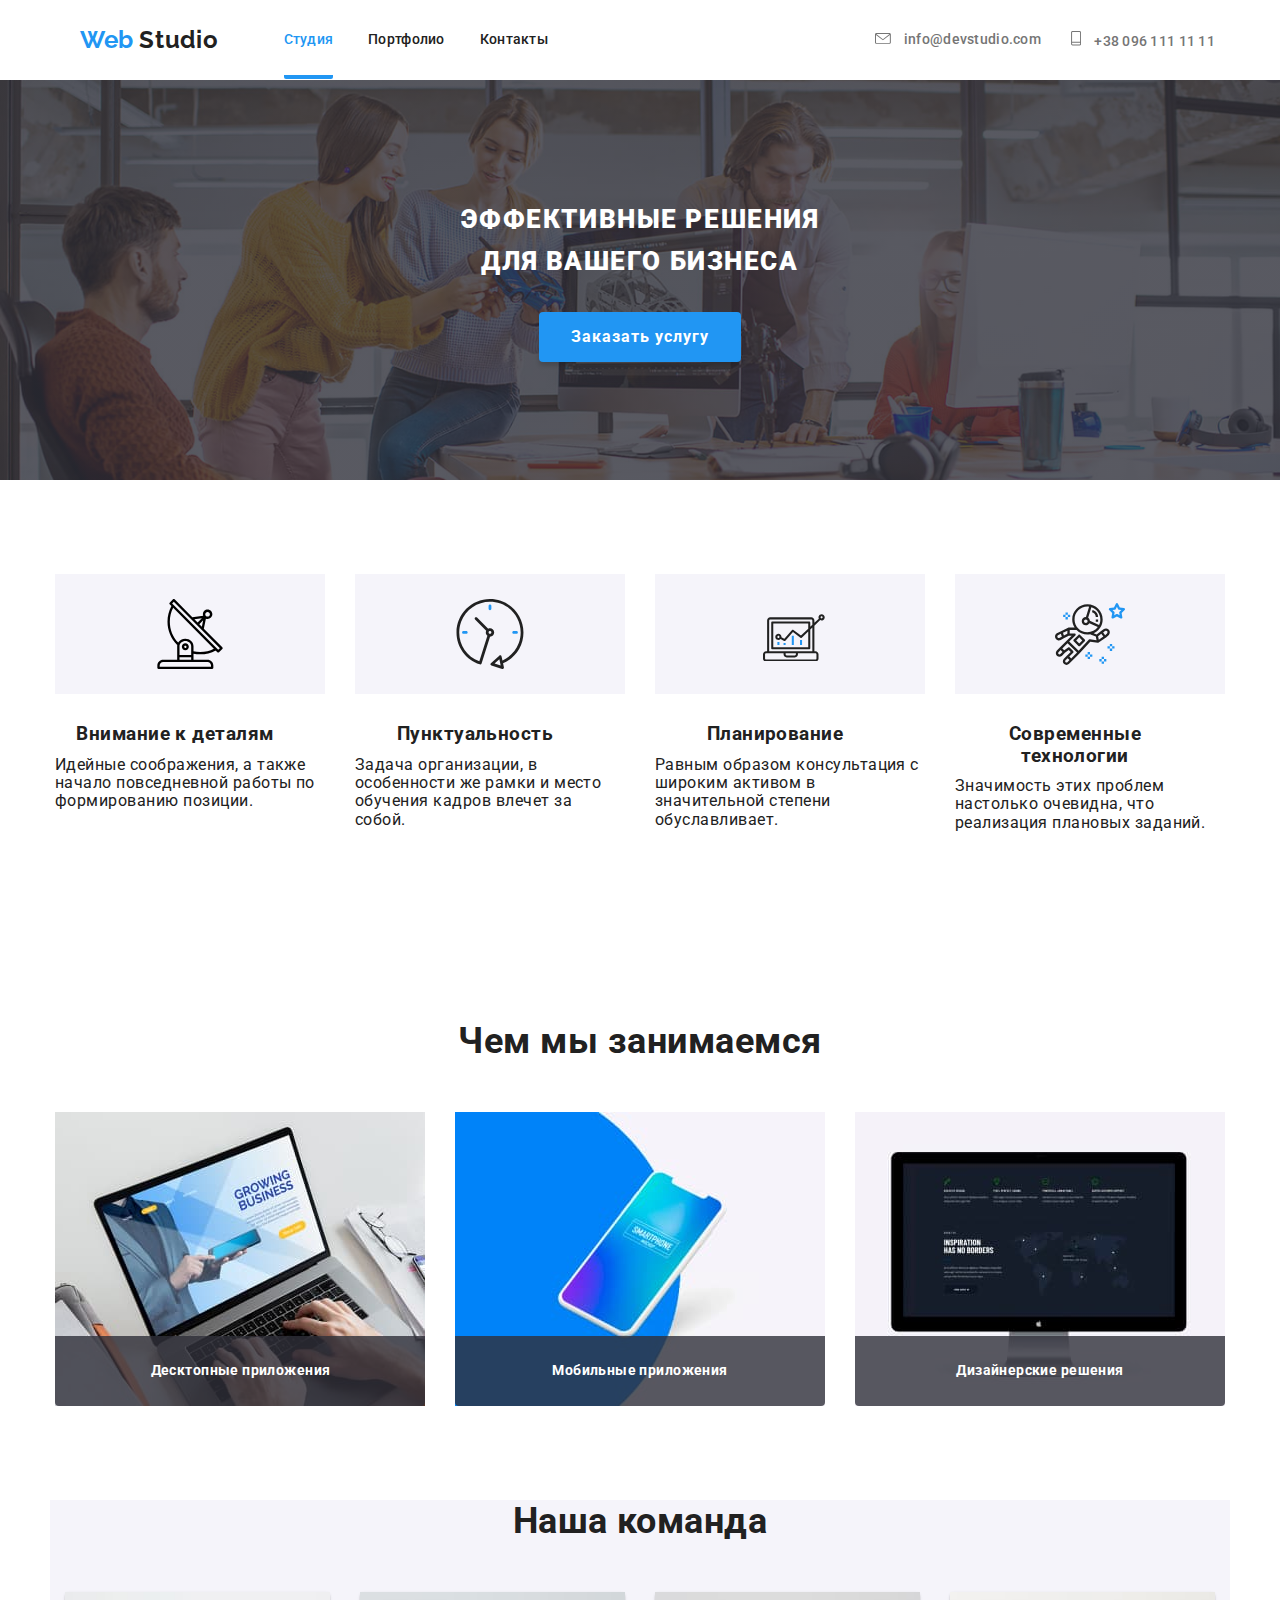
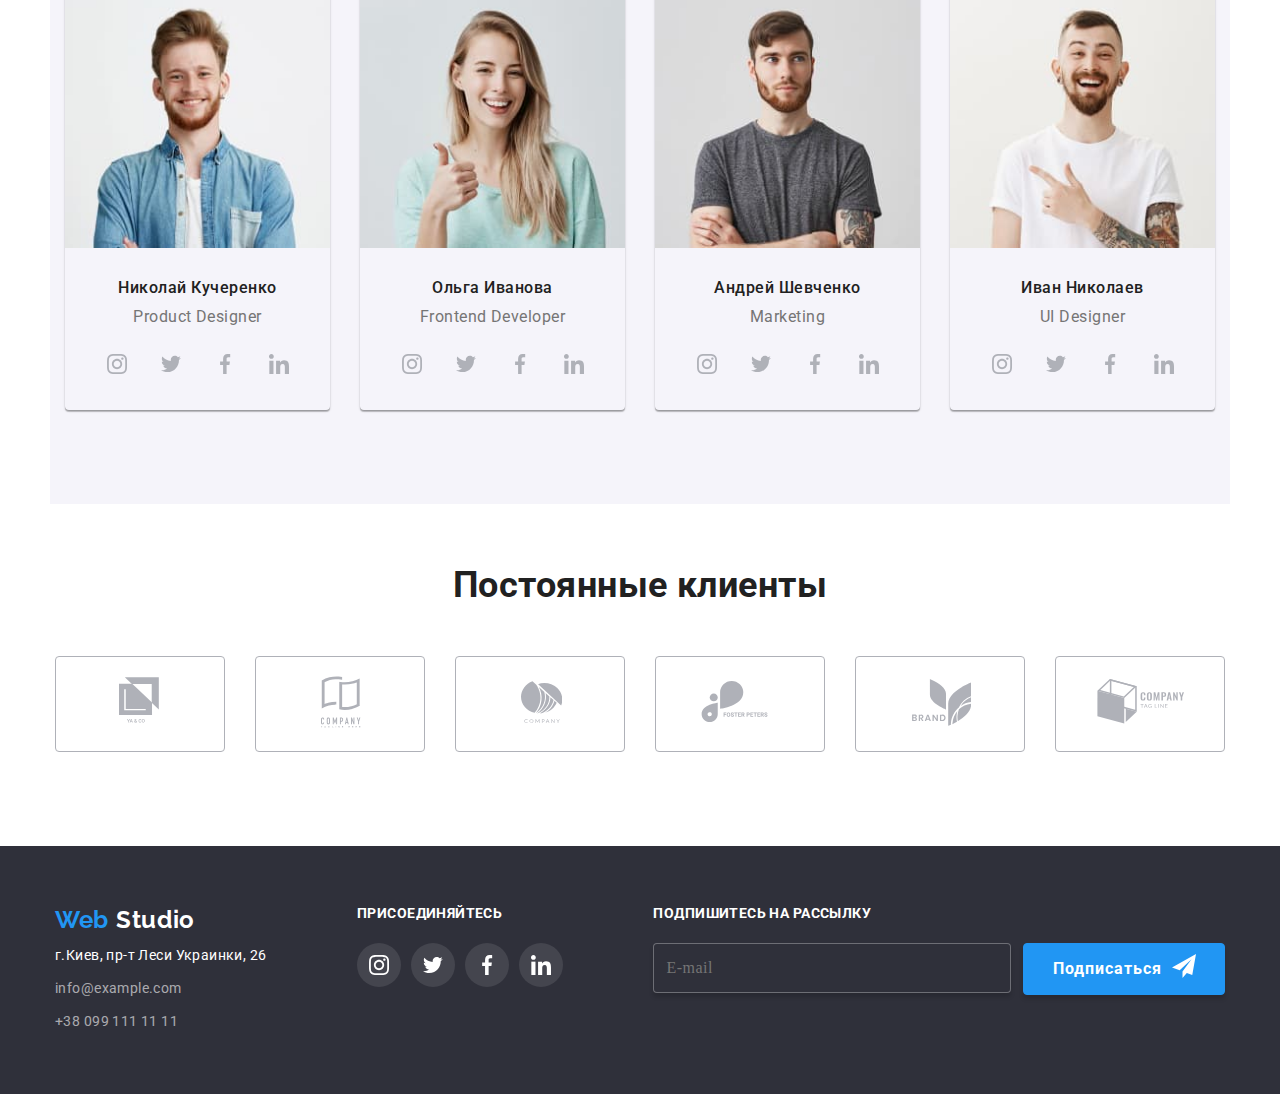
<file: index.html>
<!DOCTYPE html>
<html lang="ru">
  <head>
    <meta charset="UTF-8" />
    <meta name="viewport" content="width=device-width, initial-scale=1.0" />
    <meta name="Description" content="Сайт веб-студии" />
    <title>Web Studio v.1</title>
    <link
      href="https://fonts.googleapis.com/css2?family=Raleway:wght@700&family=Roboto:wght@400;500;700&display=swap"
      rel="stylesheet"
    />
    <link rel="stylesheet" href="./css/main.min.css" />
  </head>

  <body>
    <!--Шапка сайта-->
    <header>
      <div class="container">
        <nav class="header-nav">
          <a
            href="./index.html"
            class="header-nav__logo"
            aria-label="link to the main page via logo"
          >
            <span class="header-nav__logo-web">Web</span
            ><span class="header-nav__logo-studio"> Studio</span>
          </a>

          <div class="menu-container" data-menu>
            <ul class="site-nav">
              <li class="site-nav__item">
                <a
                  href="./index.html"
                  class="site-nav__link site-nav__link--chosen"
                  aria-label="link to the studio page"
                  >Студия</a
                >
              </li>
              <li class="site-nav__item">
                <a
                  href="./portfolio.html"
                  class="site-nav__link"
                  aria-label="link to the portfolio page"
                  >Портфолио</a
                >
              </li>
              <li class="site-nav__item">
                <a
                  href="#address"
                  class="site-nav__link"
                  aria-label="link to the contacts page"
                  >Контакты</a
                >
              </li>
            </ul>

            <ul class="contacts">
              <li class="contacts__item">
                <a
                  href="mailto:info@devstudio.com"
                  class="contacts__link"
                  aria-label="contact email link"
                >
                  <svg class="contacts__letter-logo" width="16px" height="11px">
                    <use href="./images/symbol-defs.svg#icon-letter"></use>
                  </svg>

                  <span class="contacts__text">info@devstudio.com</span></a
                >
              </li>

              <li class="contacts__item">
                <a
                  href="tel:+380961111111"
                  class="contacts__link"
                  aria-label="contact phone number"
                >
                  <svg class="contacts__phone-logo" width="10px" height="15px">
                    <use href="./images/symbol-defs.svg#icon-phone"></use>
                  </svg>
                  <span class="contacts__text">+38 096 111 11 11</span></a
                >
              </li>
            </ul>
          </div>

          <button
            type="button"
            class="menu-button"
            aria-expanded="false"
            data-menu-button
          >
            <svg
              width="40"
              height="40"
              aria-label="Переключатель мобильного меню"
            >
              <use
                class="icon-cross"
                href="./images/symbol-defs.svg#cross"
              ></use>
              <use class="icon-menu" href="./images/symbol-defs.svg#menu"></use>
            </svg>
          </button>
        </nav>
      </div>
    </header>
    <main class="page">
      <!-- Herou -->
      <section class="hero-section">
        <div class="hero-section__item">
          <h1 class="main-heading">
            Эффективные решения <br />
            для вашего бизнеса
          </h1>
          <button
            class="hero-section__button"
            aria-label="Order studio service"
            data-open-modal
          >
            Заказать услугу
          </button>
        </div>
      </section>
      <!-- About us-->
      <section class="section about-us-section">
        <h2 class="hidden">Наши преимущества</h2>
        <ul class="about-us-list">
          <li class="about-us-item">
            <div class="about-us-img-box antenna-box">
              <svg class="about-us-list-icon antenna-icon">
                <use href="./images/symbol-defs.svg#icon-antenna"></use>
              </svg>
            </div>
            <h3 class="third-heading antenna">Внимание к деталям</h3>
            <p class="third-heading-par">
              Идейные соображения, а также начало повседневной работы по
              формированию позиции.
            </p>
          </li>
          <li class="about-us-item">
            <div class="about-us-img-box clock-box">
              <svg class="about-us-list-icon clock-icon">
                <use href="./images/symbol-defs.svg#icon-clock"></use>
              </svg>
            </div>
            <h3 class="third-heading clock">Пунктуальность</h3>
            <p class="third-heading-par">
              Задача организации, в особенности же рамки и место обучения кадров
              влечет за собой.
            </p>
          </li>
          <li class="about-us-item">
            <div class="about-us-img-box diagram-box">
              <svg class="about-us-list-icon diagram-icon">
                <use href="./images/symbol-defs.svg#icon-diagram"></use>
              </svg>
            </div>
            <h3 class="third-heading diagram">Планирование</h3>
            <p class="third-heading-par">
              Равным образом консультация с широким активом в значительной
              степени обуславливает.
            </p>
          </li>
          <li class="about-us-item">
            <div class="about-us-img-box astronaut-box">
              <svg class="about-us-list-icon astronaut-icon">
                <use href="./images/symbol-defs.svg#icon-astronaut"></use>
              </svg>
            </div>
            <h3 class="third-heading astronaut">Современные технологии</h3>
            <p class="third-heading-par">
              Значимость этих проблем настолько очевидна, что реализация
              плановых заданий.
            </p>
          </li>
        </ul>
      </section>
      <!-- What are we doing?-->
      <section class="section wawd-secton">
        <h2 class="section-heading">Чем мы занимаемся</h2>
        <ul class="worklist">
          <li class="worklist-item">
            <img
              srcset="
                ./images/What-we-r-d/pc-user/img.jpg     370w,
                ./images/What-we-r-d/pc-user/img@2x.jpg  740w,
                ./images/What-we-r-d/pc-user/img@3x.jpg 1110w,

              "
              src="./images/What-we-r-d/pc-user/img.jpg"
              alt="пользователь за ноутбуком"
              class="our-work-img"
              sizes="370px"
            />
            <h3 class="our-work-heading first">Десктопные приложения</h3>
          </li>
          <li class="worklist-item">
            <img
              srcset="
                ./images/What-we-r-d/smartphone/box.jpg     370w,
                ./images/What-we-r-d/smartphone/box@2x.jpg  740w,
                ./images/What-we-r-d/smartphone/box@3x.jpg 1110w,

              "
              src="./images/What-we-r-d/smartphone/box.jpg"
              alt="смартфон"
              class="our-work-img"
              sizes="370px"
            />
            <h3 class="our-work-heading second">Мобильные приложения</h3>
          </li>
          <li class="worklist-item">
            <img
              srcset="
                ./images/What-we-r-d/monitor-screen/m-screen.jpg     370w,
                ./images/What-we-r-d/monitor-screen/m-screen@2x.jpg  740w,
                ./images/What-we-r-d/monitor-screen/m-screen@3x.jpg 1110w,

              "
              src="./images/What-we-r-d/monitor-screen/m-screen.jpg"
              alt="экран компьютера"
              class="our-work-img"
              sizes="370px"
            />
            <h3 class="our-work-heading third">Дизайнерские решения</h3>
          </li>
        </ul>
      </section>
      <!-- Out team-->
      <section class="team-section section">
        <h2 class="section-heading">Наша команда</h2>
        <ul class="team-section-box">
          <li class="team-section-box__item">
            <picture>
              <source
                srcset="
                  ./images/our-team/Nikolay/nikolay-270.jpg 1x,
                  ./images/our-team/Nikolay/nikolay-540.jpg 2x,
                  ./images/our-team/Nikolay/nikolay-810.jpg 3x
                "
                media="(min-width: 1200px)"
              />
              <source
                srcset="
                  ./images/our-team/Nikolay/nikolay-450.jpg  1x,
                  ./images/our-team/Nikolay/nikolay-900.jpg  2x,
                  ./images/our-team/Nikolay/nikolay-1350.jpg 3x
                "
                media="(max-width: 767px)"
              />

              <source
                srcset="
                  ./images/our-team/Nikolay/nikolay-354.jpg  1x,
                  ./images/our-team/Nikolay/nikolay-708.jpg  2x,
                  ./images/our-team/Nikolay/nikolay-1062.jpg 3x
                "
                media="(min-width: 768px)"
              />

              <img
                src="./images/our-team/Nikolay/nikolay-450.jpg"
                alt="фото члена команды"
                sizes="(min-width: 1200px) 25vw, (min-width: 768px) 50vw, 100vw"
              />
            </picture>

            <h3 class="team-member-name">Николай Кучеренко</h3>
            <p class="team-member-position">Product Designer</p>
            <ul class="social-links-box">
              <li class="social-links-box-item">
                <a href="" class="link-icon-box">
                  <svg class="social-link-icon">
                    <use href="./images/symbol-defs.svg#icon-instagram"></use>
                  </svg>
                </a>
              </li>
              <li class="social-links-box-item">
                <a href="" class="link-icon-box">
                  <svg class="social-link-icon">
                    <use href="./images/symbol-defs.svg#icon-twitter"></use>
                  </svg>
                </a>
              </li>
              <li class="social-links-box-item">
                <a href="" class="link-icon-box">
                  <svg class="social-link-icon">
                    <use href="./images/symbol-defs.svg#icon-facebook"></use>
                  </svg>
                </a>
              </li>
              <li class="social-links-box-item">
                <a href="" class="link-icon-box">
                  <svg class="social-link-icon">
                    <use href="./images/symbol-defs.svg#icon-linkedin"></use>
                  </svg>
                </a>
              </li>
            </ul>
          </li>
          <li class="team-section-box__item">
            <picture>
              <source
                srcset="
                  ./images/our-team/Olga/olga-270.jpg 1x,
                  ./images/our-team/Olga/olga-540.jpg 2x,
                  ./images/our-team/Olga/olga-810.jpg 3x
                "
                media="(min-width: 1200px)"
              />
              <source
                srcset="
                  ./images/our-team/Olga/olga-450.jpg  1x,
                  ./images/our-team/Olga/olga-900.jpg  2x,
                  ./images/our-team/Olga/olga-1350.jpg 3x
                "
                media="(max-width: 767px)"
              />

              <source
                srcset="
                  ./images/our-team/Olga/olga-354.jpg  1x,
                  ./images/our-team/Olga/olga-708.jpg  2x,
                  ./images/our-team/Olga/olga-1062.jpg 3x
                "
                media="(min-width: 768px)"
              />

              <img
                src="./images/our-team/Olga/olga-450.jpg"
                alt="фото члена команды"
                sizes="(min-width: 1200px) 25vw, (min-width: 768px) 50vw, 100vw"
              />
            </picture>
            <h3 class="team-member-name">Ольга Иванова</h3>
            <p class="team-member-position">Frontend Developer</p>
            <ul class="social-links-box">
              <li class="social-links-box-item">
                <a href="" class="link-icon-box">
                  <svg class="social-link-icon">
                    <use href="./images/symbol-defs.svg#icon-instagram"></use>
                  </svg>
                </a>
              </li>
              <li class="social-links-box-item">
                <a href="" class="link-icon-box">
                  <svg class="social-link-icon">
                    <use href="./images/symbol-defs.svg#icon-twitter"></use>
                  </svg>
                </a>
              </li>
              <li class="social-links-box-item">
                <a href="" class="link-icon-box">
                  <svg class="social-link-icon">
                    <use href="./images/symbol-defs.svg#icon-facebook"></use>
                  </svg>
                </a>
              </li>
              <li class="social-links-box-item">
                <a href="" class="link-icon-box">
                  <svg class="social-link-icon">
                    <use href="./images/symbol-defs.svg#icon-linkedin"></use>
                  </svg>
                </a>
              </li>
            </ul>
          </li>
          <li class="team-section-box__item">
            <picture>
              <source
                srcset="
                  ./images/our-team/Andrey/andrey-270.jpg 1x,
                  ./images/our-team/Andrey/andrey-540.jpg 2x,
                  ./images/our-team/Andrey/andrey-810.jpg 3x
                "
                media="(min-width: 1200px)"
              />
              <source
                srcset="
                  ./images/our-team/Andrey/andrey-450.jpg  1x,
                  ./images/our-team/Andrey/andrey-900.jpg  2x,
                  ./images/our-team/Andrey/andrey-1350.jpg 3x
                "
                media="(max-width: 767px)"
              />

              <source
                srcset="
                  ./images/our-team/Andrey/andrey-354.jpg  1x,
                  ./images/our-team/Andrey/andrey-708.jpg  2x,
                  ./images/our-team/Andrey/andrey-1062.jpg 3x
                "
                media="(min-width: 768px)"
              />

              <img
                src="./images/our-team/Andrey/andrey-450.jpg"
                alt="фото члена команды"
                sizes="(min-width: 1200px) 25vw, (min-width: 768px) 50vw, 100vw"
              />
            </picture>
            <h3 class="team-member-name">Андрей Шевченко</h3>
            <p class="team-member-position">Marketing</p>
            <ul class="social-links-box">
              <li class="social-links-box-item">
                <a href="" class="link-icon-box">
                  <svg class="social-link-icon">
                    <use href="./images/symbol-defs.svg#icon-instagram"></use>
                  </svg>
                </a>
              </li>
              <li class="social-links-box-item">
                <a href="" class="link-icon-box">
                  <svg class="social-link-icon">
                    <use href="./images/symbol-defs.svg#icon-twitter"></use>
                  </svg>
                </a>
              </li>
              <li class="social-links-box-item">
                <a href="" class="link-icon-box">
                  <svg class="social-link-icon">
                    <use href="./images/symbol-defs.svg#icon-facebook"></use>
                  </svg>
                </a>
              </li>
              <li class="social-links-box-item">
                <a href="" class="link-icon-box">
                  <svg class="social-link-icon">
                    <use href="./images/symbol-defs.svg#icon-linkedin"></use>
                  </svg>
                </a>
              </li>
            </ul>
          </li>
          <li class="team-section-box__item">
            <picture>
              <source
                srcset="
                  ./images/our-team/Ivan/ivan-270.jpg 1x,
                  ./images/our-team/Ivan/ivan-540.jpg 2x,
                  ./images/our-team/Ivan/ivan-810.jpg 3x
                "
                media="(min-width: 1200px)"
              />
              <source
                srcset="
                  ./images/our-team/Ivan/ivan-450.jpg  1x,
                  ./images/our-team/Ivan/ivan-900.jpg  2x,
                  ./images/our-team/Ivan/ivan-1350.jpg 3x
                "
                media="(max-width: 767px)"
              />

              <source
                srcset="
                  ./images/our-team/Ivan/ivan-354.jpg  1x,
                  ./images/our-team/Ivan/ivan-708.jpg  2x,
                  ./images/our-team/Ivan/ivan-1062.jpg 3x
                "
                media="(min-width: 768px)"
              />

              <img
                src="./images/our-team/Ivan/ivan-450.jpg"
                alt="фото члена команды"
                sizes="(min-width: 1200px) 25vw, (min-width: 768px) 50vw, 100vw"
              />
            </picture>
            <h3 class="team-member-name">Иван Николаев</h3>
            <p class="team-member-position">UI Designer</p>
            <ul class="social-links-box">
              <li class="social-links-box-item">
                <a href="" class="link-icon-box">
                  <svg class="social-link-icon">
                    <use href="./images/symbol-defs.svg#icon-instagram"></use>
                  </svg>
                </a>
              </li>
              <li class="social-links-box-item">
                <a href="" class="link-icon-box">
                  <svg class="social-link-icon">
                    <use href="./images/symbol-defs.svg#icon-twitter"></use>
                  </svg>
                </a>
              </li>
              <li class="social-links-box-item">
                <a href="" class="link-icon-box">
                  <svg class="social-link-icon">
                    <use href="./images/symbol-defs.svg#icon-facebook"></use>
                  </svg>
                </a>
              </li>
              <li class="social-links-box-item">
                <a href="" class="link-icon-box">
                  <svg class="social-link-icon">
                    <use href="./images/symbol-defs.svg#icon-linkedin"></use>
                  </svg>
                </a>
              </li>
            </ul>
          </li>
        </ul>
      </section>
      <!-- Our clients-->
      <section class="section clients-section">
        <h2 class="section-heading">Постоянные клиенты</h2>
        <ul class="clients-box">
          <li class="client-box-item">
            <a
              href=""
              class="client-link ya-co-client-href"
              aria-label="link to the  our client website"
            >
              <svg class="client-link-logo ya-co-logo">
                <use href="./images/symbol-defs.svg#icon-ya-co-logo"></use>
              </svg>
            </a>
          </li>
          <li class="client-box-item">
            <a
              href=""
              class="client-link tagline-client-href"
              aria-label="link to the  our client website"
            >
              <svg class="client-link-logo tagline-logo">
                <use href="./images/symbol-defs.svg#icon-tagline-company"></use>
              </svg>
            </a>
          </li>
          <li class="client-box-item">
            <a
              href=""
              class="client-link unnamed-client-href"
              aria-label="link to the  our client website"
            >
              <svg class="client-link-logo unnamed-logo">
                <use href="./images/symbol-defs.svg#icon-unnamed-company"></use>
              </svg>
            </a>
          </li>
          <li class="client-box-item">
            <a
              href=""
              class="client-link foster-client-href"
              aria-label="link to the  our client website"
            >
              <svg class="client-link-logo foster-logo">
                <use
                  href="./images/symbol-defs.svg#icon-foster-peters-logo"
                ></use>
              </svg>
            </a>
          </li>
          <li class="client-box-item">
            <a
              href=""
              class="client-link brand-client-href"
              aria-label="link to the  our client website"
            >
              <svg class="client-link-logo brand-logo">
                <use href="./images/symbol-defs.svg#icon-brand-logo"></use>
              </svg>
            </a>
          </li>
          <li class="client-box-item">
            <a
              href=""
              class="client-link rag-line-client-href"
              aria-label="link to the  our client website"
            >
              <svg class="client-link-logo rag-line-logo">
                <use href="./images/symbol-defs.svg#icon-rag-line-logo"></use>
              </svg>
            </a>
          </li>
        </ul>
      </section>
    </main>

    <!-- footer section-->
    <footer class="footer">
      <div class="section">
        <h2 class="hidden">Наши контакты и социальные сети</h2>
        <div class="footer-boxes">
          <div class="footer-boxes-item">
            <a
              href="./index.html"
              class="footer-logo"
              aria-label="link to the main page via logo"
            >
              <span class="footer-logo-web">Web</span
              ><span class="footer-logo-studio"> Studio</span>
            </a>

            <address class="address" id='address'>
              г.Киев, пр-т Леси Украинки, 26<br />
              <a
                href="mailto:info@example.com"
                class="footer-contacts"
                aria-label="our email link"
              >
                info@example.com</a
              >
              <br />
              <a
                href="tel:+380991111111"
                class="footer-contacts"
                aria-label="our phone link"
              >
                +38 099 111 11 11</a
              >
            </address>
          </div>

          <div class="footer-boxes-item">
            <b class="footer-action-request">Присоединяйтесь</b>
            <ul class="address footer-links">
              <li class="address-list-item">
                <a
                  href=""
                  class="social-link footer-inst"
                  aria-label="Ссылка на Инстаграмм"
                >
                  <svg class="footer-social-link">
                    <use
                      href="./images/symbol-defs.svg#icon-instagram-for-footer"
                    ></use>
                  </svg>
                </a>
              </li>
              <li class="address-list-item">
                <a
                  href=""
                  class="social-link footer-twitter"
                  aria-label="Ссылка на Твиттер"
                >
                  <svg class="footer-social-link">
                    <use
                      href="./images/symbol-defs.svg#icon-twitter-for-footer"
                    ></use>
                  </svg>
                </a>
              </li>
              <li class="address-list-item">
                <a
                  href=""
                  class="social-link footer-fb"
                  aria-label="Ссылка на Фейсбук"
                >
                  <svg class="footer-social-link">
                    <use
                      href="./images/symbol-defs.svg#icon-facebook-for-footer"
                    ></use>
                  </svg>
                </a>
              </li>
              <li class="address-list-item">
                <a
                  href=""
                  class="social-link footer-linkedin"
                  aria-label="Ссылка на ЛинкедИн"
                >
                  <svg class="footer-social-link">
                    <use
                      href="./images/symbol-defs.svg#icon-linkedin-for-footer"
                    ></use>
                  </svg>
                </a>
              </li>
            </ul>
          </div>

          <div class="footer-boxes-item footer-boxes-item--last">
            <b class="footer-action-request">Подпишитесь на рассылку</b>
            <div class="subscribe-form">
              <label class="subscribe-form__label">
                <input
                  type="email"
                  name="email"
                  class="subscribe-form__input"
                  placeholder="E-mail"
                />
              </label>
              <button
                class="footer-button"
                aria-label="Subscribe in telegramm channel"
              >
                <span class="footer-btn-text">Подписаться</span>
                <svg class="subscribe-icon">
                  <use href="./images/symbol-defs.svg#icon-logo-send"></use>
                </svg>
              </button>
            </div>
          </div>
        </div>
      </div>
    </footer>

    <!-- Модальное окно "Заказать услугу" -->
    <div class="backdrop is-hidden" data-backdrop>
      <div class="modal">
        <form class="js-speaker-form">
          <h2 class="modal__heading">
            Оставьте свои данные, мы вам перезвоним
          </h2>

          <div role="contentinfo">
            <ul>
              <li class="form-list-item">
                <label class="form-list-label">
                  <input
                    type="text"
                    name="name"
                    class="form-list-item__input user-name"
                    placeholder=" "
                  />
                  <span class="label-name">Имя</span>
                  <span class="icon person-icon"></span>
                </label>
              </li>
              <li class="form-list-item">
                <label class="form-list-label">
                  <input
                    type="tel"
                    name="phone"
                    class="form-list-item__input phone"
                    placeholder=" "
                  />
                  <span class="label-name">Телефон</span>
                  <span class="icon phone-icon"></span>
                </label>
              </li>
              <li class="form-list-item">
                <label class="form-list-label">
                  <input
                    type="email"
                    name="email"
                    class="form-list-item__input email"
                    placeholder=" "
                  />
                  <span class="label-name">Почта</span>
                  <span class="icon mail-icon"></span>
                </label>
              </li>
              <li class="form-list-textarea">
                <label class="form-list-label">
                  <textarea
                    name="comment"
                    class="textarea"
                    rows="10"
                    placeholder=" "
                  ></textarea>
                  <span class="label-name textarea-label-name"
                    >Комментарий</span
                  >
                </label>
              </li>
            </ul>
          </div>

          <label class="agreement-text">
            <input
              type="checkbox"
              name="agreement"
              class="agreement-text__checkbox"           
            />
           
              <span class="agreement-text__icon"></span>
              <span>Соглашаюсь с рассылкой и принимаю <a href="" class="contract-link"> Условия договора</a></span>
            </span>
          </label>

          <button
            type="submit"
            class="button form-submit-btn"
            aria-label="Submit the inputed form"


          >
            Отправить
          </button>
        </form>
        <button
          type="button"
          data-close-modal
          class="close-btn"
          aria-label="Close menu modal"
        >
          <svg class="close-btn-icon">
            <use href="./images/symbol-defs.svg#icon-close"></use>
          </svg>
        </button>
      </div>
    </div>
    <script src="./js/menu.js"></script>
    <script src="./js/backdrop-modal.js"></script>

  </body>
</html>
</file>
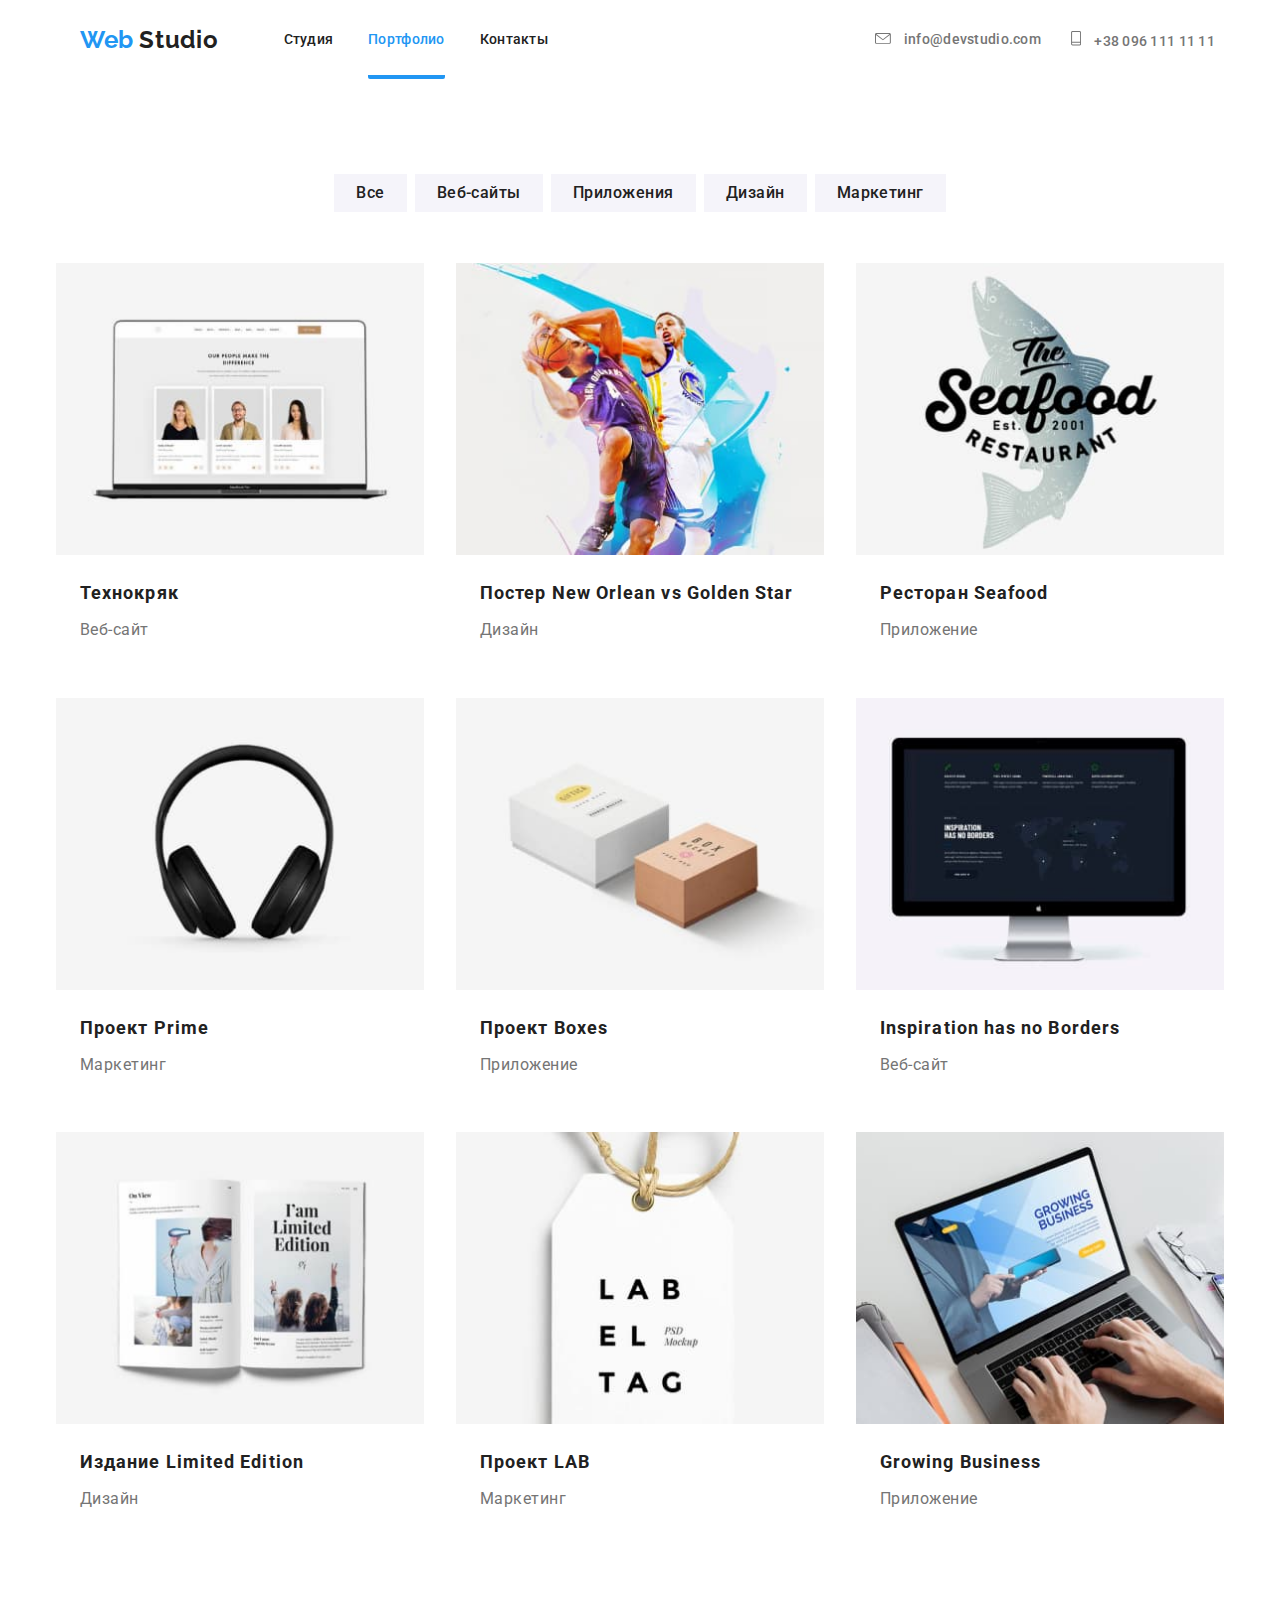
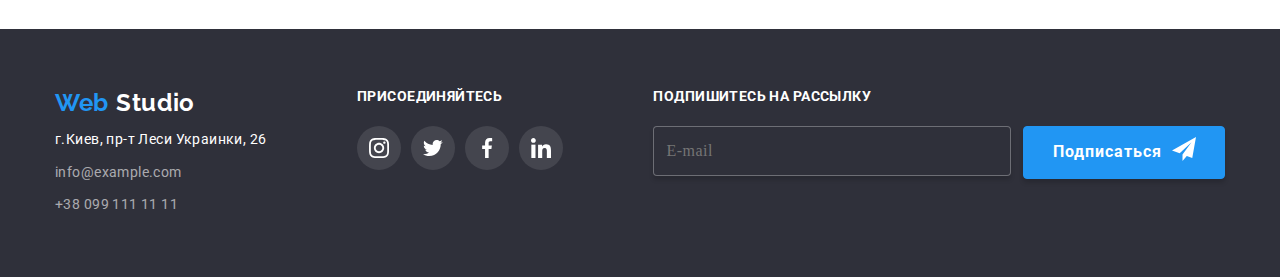
<file: portfolio.html>
<!DOCTYPE html>
<html lang="ru">
  <head>
    <meta charset="UTF-8" />
    <meta name="viewport" content="width=device-width, initial-scale=1.0" />
    <link
      href="https://fonts.googleapis.com/css2?family=Raleway:wght@700&family=Roboto:wght@400;500;700&display=swap"
      rel="stylesheet"
    />
    <title>Web Studio v.1</title>
    <!-- <link rel="stylesheet" href="./css/common.css" />
    <link rel="stylesheet" href="./css/portfolio.css" /> -->
    <link rel="stylesheet" href="./css/main.min.css" />
  </head>

  <body>
    <!--Шапка сайта-->
    <header>
      <div class="container">
        <nav class="header-nav">
          <a href="./index.html" class="header-nav__logo">
            <span class="header-nav__logo-web">Web</span
            ><span class="header-nav__logo-studio"> Studio</span>
          </a>

          <div class="menu-container" data-menu>
            <ul class="site-nav">
              <li class="site-nav__item">
                <a href="./index.html" class="site-nav__link">Студия</a>
              </li>
              <li class="site-nav__item">
                <a
                  href="./portfolio.html"
                  class="site-nav__link site-nav__link--chosen"
                  >Портфолио</a
                >
              </li>
              <li class="site-nav__item">
                <a href="#address" class="site-nav__link">Контакты</a>
              </li>
            </ul>

            <ul class="contacts">
              <li class="contacts__item">
                <a href="mailto:info@devstudio.com" class="contacts__link">
                  <svg class="contacts__letter-logo" width="16px" height="11px">
                    <use href="./images/symbol-defs.svg#icon-letter"></use>
                  </svg>

                  <span class="contacts__text">info@devstudio.com</span></a
                >
              </li>

              <li class="contacts__item">
                <a href="tel:+380961111111" class="contacts__link">
                  <svg class="contacts__phone-logo" width="10px" height="15px">
                    <use href="./images/symbol-defs.svg#icon-phone"></use>
                  </svg>
                  <span class="contacts__text">+38 096 111 11 11</span></a
                >
              </li>
            </ul>
          </div>

          <button
            type="button"
            class="menu-button"
            aria-expanded="false"
            data-menu-button
          >
            <svg
              width="40"
              height="40"
              aria-label="Переключатель мобильного меню"
            >
              <use
                class="icon-cross"
                href="./images/symbol-defs.svg#cross"
              ></use>
              <use class="icon-menu" href="./images/symbol-defs.svg#menu"></use>
            </svg>
          </button>
        </nav>
      </div>
    </header>
    <main class="page">
      <!-- Herou -->
      <h1 class="hidden">Список наших продуктов и сервисов</h1>
      <section class="section">
        <ul class="filter-list">
          <li>
            <button type="button" class="portfolio-button" data-value="AllBtn">
              Все
            </button>
          </li>
          <li>
            <button type="button" class="portfolio-button" data-value="WebsBtn">
              Веб-сайты
            </button>
          </li>
          <li>
            <button type="button" class="portfolio-button" data-value="AppsBtn">
              Приложения
            </button>
          </li>
          <li>
            <button
              type="button"
              class="portfolio-button"
              data-value="DesignBtn"
            >
              Дизайн
            </button>
          </li>
          <li>
            <button type="button" class="portfolio-button" data-value="MarkBtn">
              Маркетинг
            </button>
          </li>
        </ul>

        <ul class="list-of-products">
          <li class="list-of-products-item" data-value="Website">
            <a href="" class="product-item">
              <div class="product-item__thumb">
                <picture>
                  <source
                    srcset="
                      ./images/portfolio-img/notepad/notepad-370.jpg  1x,
                      ./images/portfolio-img/notepad/notepad-740.jpg  2x,
                      ./images/portfolio-img/notepad/notepad-1110.jpg 3x
                    "
                    media="(min-width: 1200px)"
                  />

                  <source
                    srcset="
                      ./images/portfolio-img/notepad/notepad-354.jpg  1x,
                      ./images/portfolio-img/notepad/notepad-708.jpg  2x,
                      ./images/portfolio-img/notepad/notepad-1062.jpg 3x
                    "
                    media="(min-width: 768px)"
                  />

                  <source
                    srcset="
                      ./images/portfolio-img/notepad/notepad-450.jpg  1x,
                      ./images/portfolio-img/notepad/notepad-900.jpg  2x,
                      ./images/portfolio-img/notepad/notepad-1350.jpg 3x
                    "
                    media="(max-width: 767px)"
                  />

                  <img
                    src="./images/portfolio-img/notepad/notepad-450.jpg"
                    alt="teammember on monitor screen"
                    sizes="(min-width: 768px) 50vw, (min-width: 1200px) 33vw, 100vw"
                  />
                </picture>
                <div class="product-item-description is-hidden">
                  Технокряк это современная площадка распространения
                  коронавируса. Компании используют эту платформу для цифрового
                  шпионажа и атак на защищённые сервера конкурентов.
                </div>
              </div>

              <h2 class="product-name">Технокряк</h2>
              <p class="product-type">Веб-сайт</p>
            </a>
          </li>
          <li class="list-of-products-item" data-value="Design">
            <a href="" class="product-item">
              <div class="product-item__thumb">
                <picture>
                  <source
                    srcset="
                      ./images/portfolio-img/nba/nba-370.jpg  1x,
                      ./images/portfolio-img/nba/nba-740.jpg  2x,
                      ./images/portfolio-img/nba/nba-1110.jpg 3x
                    "
                    media="(min-width: 1200px)"
                  />

                  <source
                    srcset="
                      ./images/portfolio-img/nba/nba-354.jpg  1x,
                      ./images/portfolio-img/nba/nba-708.jpg  2x,
                      ./images/portfolio-img/nba/nba-1062.jpg 3x
                    "
                    media="(min-width: 768px)"
                  />

                  <source
                    srcset="
                      ./images/portfolio-img/nba/nba-450.jpg  1x,
                      ./images/portfolio-img/nba/nba-900.jpg  2x,
                      ./images/portfolio-img/nba/nba-1350.jpg 3x
                    "
                    media="(max-width: 767px)"
                  />

                  <img
                    src="./images/portfolio-img/nba/nba-450.jpg"
                    alt="teammember on monitor screen"
                    sizes="(min-width: 768px) 50vw, (min-width: 1200px) 33vw, 100vw"
                  />
                </picture>
                <div class="product-item-description">
                  Технокряк это современная площадка распространения
                  коронавируса. Компании используют эту платформу для цифрового
                  шпионажа и атак на защищённые сервера конкурентов.
                </div>
              </div>

              <h2 class="product-name">Постер New Orlean vs Golden Star</h2>
              <p class="product-type">Дизайн</p>
            </a>
          </li>
          <li class="list-of-products-item" data-value="Application">
            <a href="" class="product-item">
              <div class="product-item__thumb">
                <picture>
                  <source
                    srcset="
                      ./images/portfolio-img/seafood/seafood-370.jpg  1x,
                      ./images/portfolio-img/seafood/seafood-740.jpg  2x,
                      ./images/portfolio-img/seafood/seafood-1110.jpg 3x
                    "
                    media="(min-width: 1200px)"
                  />

                  <source
                    srcset="
                      ./images/portfolio-img/seafood/seafood-354.jpg  1x,
                      ./images/portfolio-img/seafood/seafood-708.jpg  2x,
                      ./images/portfolio-img/seafood/seafood-1062.jpg 3x
                    "
                    media="(min-width: 768px)"
                  />

                  <source
                    srcset="
                      ./images/portfolio-img/seafood/seafood-450.jpg  1x,
                      ./images/portfolio-img/seafood/seafood-900.jpg  2x,
                      ./images/portfolio-img/seafood/seafood-1350.jpg 3x
                    "
                    media="(max-width: 767px)"
                  />

                  <img
                    src="./images/portfolio-img/seafood/seafood-450.jpg"
                    alt="teammember on monitor screen"
                    sizes="(min-width: 768px) 50vw, (min-width: 1200px) 33vw, 100vw"
                  />
                </picture>
                <div class="product-item-description">
                  Технокряк это современная площадка распространения
                  коронавируса. Компании используют эту платформу для цифрового
                  шпионажа и атак на защищённые сервера конкурентов.
                </div>
              </div>

              <h2 class="product-name">Ресторан Seafood</h2>
              <p class="product-type">Приложение</p>
            </a>
          </li>
          <li class="list-of-products-item" data-value="Marketing">
            <a href="" class="product-item">
              <div class="product-item__thumb">
                <picture>
                  <source
                    srcset="
                      ./images/portfolio-img/headers/headers-370.jpg  1x,
                      ./images/portfolio-img/headers/headers-740.jpg  2x,
                      ./images/portfolio-img/headers/headers-1110.jpg 3x
                    "
                    media="(min-width: 1200px)"
                  />

                  <source
                    srcset="
                      ./images/portfolio-img/headers/headers-354.jpg  1x,
                      ./images/portfolio-img/headers/headers-708.jpg  2x,
                      ./images/portfolio-img/headers/headers-1062.jpg 3x
                    "
                    media="(min-width: 768px)"
                  />

                  <source
                    srcset="
                      ./images/portfolio-img/headers/headers-450.jpg  1x,
                      ./images/portfolio-img/headers/headers-900.jpg  2x,
                      ./images/portfolio-img/headers/headers-1350.jpg 3x
                    "
                    media="(max-width: 767px)"
                  />

                  <img
                    src="./images/portfolio-img/headers/headers-450.jpg"
                    alt="teammember on monitor screen"
                    sizes="(min-width: 768px) 50vw, (min-width: 1200px) 33vw, 100vw"
                  />
                </picture>
                <div class="product-item-description">
                  Технокряк это современная площадка распространения
                  коронавируса. Компании используют эту платформу для цифрового
                  шпионажа и атак на защищённые сервера конкурентов.
                </div>
              </div>

              <h2 class="product-name">Проект Prime</h2>
              <p class="product-type">Маркетинг</p>
            </a>
          </li>
          <li
            class="list-of-products-item"
            data-value="Application"
            id="project-boxes"
          >
            <a href="" class="product-item">
              <div class="product-item__thumb">
                <picture>
                  <source
                    srcset="
                      ./images/portfolio-img/boxes/boxes-370.jpg  1x,
                      ./images/portfolio-img/boxes/boxes-740.jpg  2x,
                      ./images/portfolio-img/boxes/boxes-1110.jpg 3x
                    "
                    media="(min-width: 1200px)"
                  />

                  <source
                    srcset="
                      ./images/portfolio-img/boxes/boxes-354.jpg  1x,
                      ./images/portfolio-img/boxes/boxes-708.jpg  2x,
                      ./images/portfolio-img/boxes/boxes-1062.jpg 3x
                    "
                    media="(min-width: 768px)"
                  />

                  <source
                    srcset="
                      ./images/portfolio-img/boxes/boxes-450.jpg  1x,
                      ./images/portfolio-img/boxes/boxes-900.jpg  2x,
                      ./images/portfolio-img/boxes/boxes-1350.jpg 3x
                    "
                    media="(max-width: 767px)"
                  />

                  <img
                    src="./images/portfolio-img/boxes/boxes-450.jpg"
                    alt="teammember on monitor screen"
                    sizes="(min-width: 768px) 50vw, (min-width: 1200px) 33vw, 100vw"
                  />
                </picture>
                <div class="product-item-description">
                  Технокряк это современная площадка распространения
                  коронавируса. Компании используют эту платформу для цифрового
                  шпионажа и атак на защищённые сервера конкурентов.
                </div>
              </div>

              <h2 class="product-name">Проект Boxes</h2>
              <p class="product-type">Приложение</p>
            </a>
          </li>
          <li class="list-of-products-item" data-value="Website">
            <a href="" class="product-item">
              <div class="product-item__thumb">
                <picture>
                  <source
                    srcset="
                      ./images/portfolio-img/inspiration/inspiration-370.jpg  1x,
                      ./images/portfolio-img/inspiration/inspiration-740.jpg  2x,
                      ./images/portfolio-img/inspiration/inspiration-1110.jpg 3x
                    "
                    media="(min-width: 1200px)"
                  />

                  <source
                    srcset="
                      ./images/portfolio-img/inspiration/inspiration-354.jpg  1x,
                      ./images/portfolio-img/inspiration/inspiration-708.jpg  2x,
                      ./images/portfolio-img/inspiration/inspiration-1062.jpg 3x
                    "
                    media="(min-width: 768px)"
                  />

                  <source
                    srcset="
                      ./images/portfolio-img/inspiration/inspiration-450.jpg  1x,
                      ./images/portfolio-img/inspiration/inspiration-900.jpg  2x,
                      ./images/portfolio-img/inspiration/inspiration-1350.jpg 3x
                    "
                    media="(max-width: 767px)"
                  />

                  <img
                    src="./images/portfolio-img/inspiration/inspiration-450.jpg"
                    alt="teammember on monitor screen"
                    sizes="(min-width: 768px) 50vw, (min-width: 1200px) 33vw, 100vw"
                  />
                </picture>
                <div class="product-item-description">
                  Технокряк это современная площадка распространения
                  коронавируса. Компании используют эту платформу для цифрового
                  шпионажа и атак на защищённые сервера конкурентов.
                </div>
              </div>

              <h2 class="product-name">Inspiration has no Borders</h2>
              <p class="product-type">Веб-сайт</p>
            </a>
          </li>
          <li class="list-of-products-item" data-value="Design">
            <a href="" class="product-item">
              <div class="product-item__thumb">
                <picture>
                  <source
                    srcset="
                      ./images/portfolio-img/book/book-370.jpg  1x,
                      ./images/portfolio-img/book/book-740.jpg  2x,
                      ./images/portfolio-img/book/book-1110.jpg 3x
                    "
                    media="(min-width: 1200px)"
                  />

                  <source
                    srcset="
                      ./images/portfolio-img/book/book-354.jpg  1x,
                      ./images/portfolio-img/book/book-708.jpg  2x,
                      ./images/portfolio-img/book/book-1062.jpg 3x
                    "
                    media="(min-width: 768px)"
                  />

                  <source
                    srcset="
                      ./images/portfolio-img/book/book-450.jpg  1x,
                      ./images/portfolio-img/book/book-900.jpg  2x,
                      ./images/portfolio-img/book/book-1350.jpg 3x
                    "
                    media="(max-width: 767px)"
                  />

                  <img
                    src="./images/portfolio-img/book/book-450.jpg"
                    alt="teammember on monitor screen"
                    sizes="(min-width: 768px) 50vw, (min-width: 1200px) 33vw, 100vw"
                  />
                </picture>
                <div class="product-item-description">
                  Технокряк это современная площадка распространения
                  коронавируса. Компании используют эту платформу для цифрового
                  шпионажа и атак на защищённые сервера конкурентов.
                </div>
              </div>

              <h2 class="product-name">Издание Limited Edition</h2>
              <p class="product-type">Дизайн</p>
            </a>
          </li>
          <li class="list-of-products-item" data-value="Marketing">
            <a href="" class="product-item">
              <div class="product-item__thumb">
                <picture>
                  <source
                    srcset="
                      ./images/portfolio-img/lab/lab-370.jpg  1x,
                      ./images/portfolio-img/lab/lab-740.jpg  2x,
                      ./images/portfolio-img/lab/lab-1110.jpg 3x
                    "
                    media="(min-width: 1200px)"
                  />

                  <source
                    srcset="
                      ./images/portfolio-img/lab/lab-354.jpg  1x,
                      ./images/portfolio-img/lab/lab-708.jpg  2x,
                      ./images/portfolio-img/lab/lab-1062.jpg 3x
                    "
                    media="(min-width: 768px)"
                  />

                  <source
                    srcset="
                      ./images/portfolio-img/lab/lab-450.jpg  1x,
                      ./images/portfolio-img/lab/lab-900.jpg  2x,
                      ./images/portfolio-img/lab/lab-1350.jpg 3x
                    "
                    media="(max-width: 767px)"
                  />

                  <img
                    src="./images/portfolio-img/lab/lab-450.jpg"
                    alt="teammember on monitor screen"
                    sizes="(min-width: 768px) 50vw, (min-width: 1200px) 33vw, 100vw"
                  />
                </picture>
                <div class="product-item-description">
                  Технокряк это современная площадка распространения
                  коронавируса. Компании используют эту платформу для цифрового
                  шпионажа и атак на защищённые сервера конкурентов.
                </div>
              </div>

              <h2 class="product-name">Проект LAB</h2>
              <p class="product-type">Маркетинг</p>
            </a>
          </li>
          <li class="list-of-products-item" data-value="Application">
            <a href="" class="product-item">
              <div class="product-item__thumb">
                <picture>
                  <source
                    srcset="
                      ./images/portfolio-img/laptop/laptop-370.jpg  1x,
                      ./images/portfolio-img/laptop/laptop-740.jpg  2x,
                      ./images/portfolio-img/laptop/laptop-1110.jpg 3x
                    "
                    media="(min-width: 1200px)"
                  />

                  <source
                    srcset="
                      ./images/portfolio-img/laptop/laptop-354.jpg  1x,
                      ./images/portfolio-img/laptop/laptop-708.jpg  2x,
                      ./images/portfolio-img/laptop/laptop-1062.jpg 3x
                    "
                    media="(min-width: 768px)"
                  />

                  <source
                    srcset="
                      ./images/portfolio-img/laptop/laptop-450.jpg  1x,
                      ./images/portfolio-img/laptop/laptop-900.jpg  2x,
                      ./images/portfolio-img/laptop/laptop-1350.jpg 3x
                    "
                    media="(max-width: 767px)"
                  />

                  <img
                    src="./images/portfolio-img/laptop/laptop-450.jpg"
                    alt="teammember on monitor screen"
                    sizes="(min-width: 768px) 50vw, (min-width: 1200px) 33vw, 100vw"
                  />
                </picture>
                <div class="product-item-description">
                  Технокряк это современная площадка распространения
                  коронавируса. Компании используют эту платформу для цифрового
                  шпионажа и атак на защищённые сервера конкурентов.
                </div>
              </div>

              <h2 class="product-name">Growing Business</h2>
              <p class="product-type">Приложение</p>
            </a>
          </li>
        </ul>
      </section>
    </main>

    <!-- footer section-->
    <footer class="footer">
      <div class="section">
        <h2 class="hidden">Наши контакты и социальные сети</h2>
        <div class="footer-boxes">
          <div class="footer-boxes-item">
            <a href="./index.html" class="footer-logo">
              <span class="footer-logo-web">Web</span
              ><span class="footer-logo-studio"> Studio</span>
            </a>

            <address class="address" id="address">
              г.Киев, пр-т Леси Украинки, 26<br />
              <a href="mailto:info@example.com" class="footer-contacts"
                >info@example.com</a
              >
              <br />
              <a href="tel:+380991111111" class="footer-contacts"
                >+38 099 111 11 11</a
              >
            </address>
          </div>

          <div class="footer-boxes-item">
            <b class="footer-action-request">Присоединяйтесь</b>
            <ul class="address footer-links">
              <li class="address-list-item">
                <a
                  href=""
                  class="social-link footer-inst"
                  aria-label="Ссылка на Инстаграмм"
                >
                  <svg class="footer-social-link">
                    <use
                      href="./images/symbol-defs.svg#icon-instagram-for-footer"
                    ></use>
                  </svg>
                </a>
              </li>
              <li class="address-list-item">
                <a
                  href=""
                  class="social-link footer-twitter"
                  aria-label="Ссылка на Твиттер"
                >
                  <svg class="footer-social-link">
                    <use
                      href="./images/symbol-defs.svg#icon-twitter-for-footer"
                    ></use>
                  </svg>
                </a>
              </li>
              <li class="address-list-item">
                <a
                  href=""
                  class="social-link footer-fb"
                  aria-label="Ссылка на Фейсбук"
                >
                  <svg class="footer-social-link">
                    <use
                      href="./images/symbol-defs.svg#icon-facebook-for-footer"
                    ></use>
                  </svg>
                </a>
              </li>
              <li class="address-list-item">
                <a
                  href=""
                  class="social-link footer-linkedin"
                  aria-label="Ссылка на ЛинкедИн"
                >
                  <svg class="footer-social-link">
                    <use
                      href="./images/symbol-defs.svg#icon-linkedin-for-footer"
                    ></use>
                  </svg>
                </a>
              </li>
            </ul>
          </div>

          <div class="footer-boxes-item footer-boxes-item--last">
            <b class="footer-action-request">Подпишитесь на рассылку</b>
            <div class="subscribe-form">
              <label class="subscribe-form__label">
                <input
                  type="email"
                  name="email"
                  class="subscribe-form__input"
                  placeholder="E-mail"
                />
              </label>
              <button class="footer-button">
                <span class="footer-btn-text">Подписаться</span>
                <svg class="subscribe-icon">
                  <use href="./images/symbol-defs.svg#icon-logo-send"></use>
                </svg>
              </button>
            </div>
          </div>
        </div>
      </div>
    </footer>

    <script src="./js/menu.js"></script>
    <script src="./js/portfolio-filter.js" type="module"></script>
  </body>
</html>
</file>
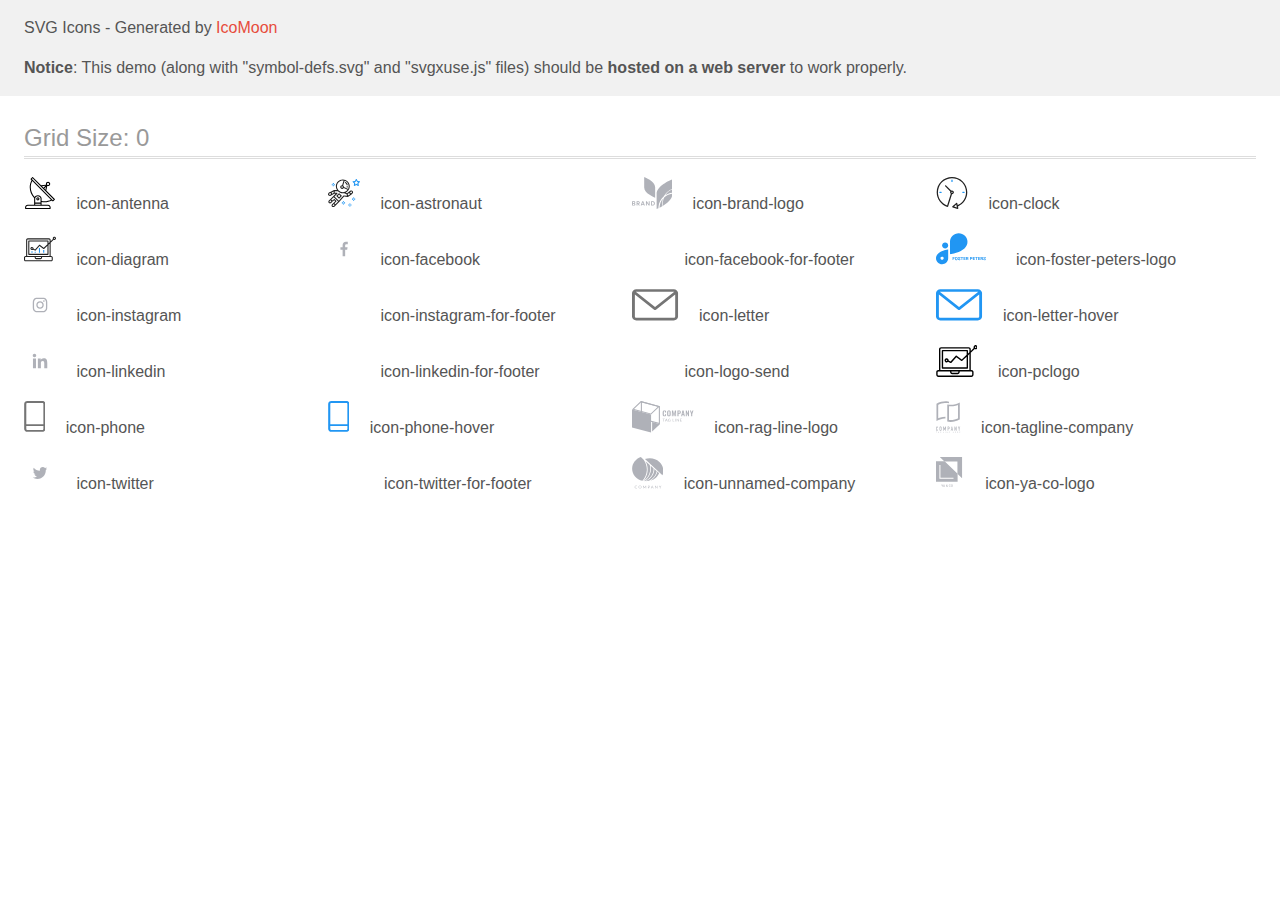
<file: images/svg/icomoon/demo-external-svg.html>
<!doctype html>
<html>
<head>
    <title>IcoMoon - SVG Icons</title>
    <meta charset="utf-8">
    <meta name="viewport" content="width=device-width, initial-scale=1">
    <link rel="stylesheet" href="demo-files/demo.css">
    <link rel="stylesheet" href="style.css">
</head>
<body>
<header class="bgc1 clearfix">
<div class="mhl">
    <p>SVG Icons - Generated by <a href="https://icomoon.io/app">IcoMoon</a></p><p><strong>Notice</strong>: This demo (along with "symbol-defs.svg" and "svgxuse.js" files) should be <b>hosted on a web server</b> to work properly.</p>
</div>
</header>
    <div class="clearfix mhl ptl">
        <h1 class="mvm mtn fgc1">Grid Size: 0</h1>
        <div class="glyph fs1">
            <div class="clearfix pbs">
                <svg class="icon icon-antenna"><use xlink:href="symbol-defs.svg#icon-antenna"></use></svg><span class="name"> icon-antenna</span>
            </div>
        </div>
        <div class="glyph fs1">
            <div class="clearfix pbs">
                <svg class="icon icon-astronaut"><use xlink:href="symbol-defs.svg#icon-astronaut"></use></svg><span class="name"> icon-astronaut</span>
            </div>
        </div>
        <div class="glyph fs1">
            <div class="clearfix pbs">
                <svg class="icon icon-brand-logo"><use xlink:href="symbol-defs.svg#icon-brand-logo"></use></svg><span class="name"> icon-brand-logo</span>
            </div>
        </div>
        <div class="glyph fs1">
            <div class="clearfix pbs">
                <svg class="icon icon-clock"><use xlink:href="symbol-defs.svg#icon-clock"></use></svg><span class="name"> icon-clock</span>
            </div>
        </div>
        <div class="glyph fs1">
            <div class="clearfix pbs">
                <svg class="icon icon-diagram"><use xlink:href="symbol-defs.svg#icon-diagram"></use></svg><span class="name"> icon-diagram</span>
            </div>
        </div>
        <div class="glyph fs1">
            <div class="clearfix pbs">
                <svg class="icon icon-facebook"><use xlink:href="symbol-defs.svg#icon-facebook"></use></svg><span class="name"> icon-facebook</span>
            </div>
        </div>
        <div class="glyph fs1">
            <div class="clearfix pbs">
                <svg class="icon icon-facebook-for-footer"><use xlink:href="symbol-defs.svg#icon-facebook-for-footer"></use></svg><span class="name"> icon-facebook-for-footer</span>
            </div>
        </div>
        <div class="glyph fs1">
            <div class="clearfix pbs">
                <svg class="icon icon-foster-peters-logo"><use xlink:href="symbol-defs.svg#icon-foster-peters-logo"></use></svg><span class="name"> icon-foster-peters-logo</span>
            </div>
        </div>
        <div class="glyph fs1">
            <div class="clearfix pbs">
                <svg class="icon icon-instagram"><use xlink:href="symbol-defs.svg#icon-instagram"></use></svg><span class="name"> icon-instagram</span>
            </div>
        </div>
        <div class="glyph fs1">
            <div class="clearfix pbs">
                <svg class="icon icon-instagram-for-footer"><use xlink:href="symbol-defs.svg#icon-instagram-for-footer"></use></svg><span class="name"> icon-instagram-for-footer</span>
            </div>
        </div>
        <div class="glyph fs1">
            <div class="clearfix pbs">
                <svg class="icon icon-letter"><use xlink:href="symbol-defs.svg#icon-letter"></use></svg><span class="name"> icon-letter</span>
            </div>
        </div>
        <div class="glyph fs1">
            <div class="clearfix pbs">
                <svg class="icon icon-letter-hover"><use xlink:href="symbol-defs.svg#icon-letter-hover"></use></svg><span class="name"> icon-letter-hover</span>
            </div>
        </div>
        <div class="glyph fs1">
            <div class="clearfix pbs">
                <svg class="icon icon-linkedin"><use xlink:href="symbol-defs.svg#icon-linkedin"></use></svg><span class="name"> icon-linkedin</span>
            </div>
        </div>
        <div class="glyph fs1">
            <div class="clearfix pbs">
                <svg class="icon icon-linkedin-for-footer"><use xlink:href="symbol-defs.svg#icon-linkedin-for-footer"></use></svg><span class="name"> icon-linkedin-for-footer</span>
            </div>
        </div>
        <div class="glyph fs1">
            <div class="clearfix pbs">
                <svg class="icon icon-logo-send"><use xlink:href="symbol-defs.svg#icon-logo-send"></use></svg><span class="name"> icon-logo-send</span>
            </div>
        </div>
        <div class="glyph fs1">
            <div class="clearfix pbs">
                <svg class="icon icon-pclogo"><use xlink:href="symbol-defs.svg#icon-pclogo"></use></svg><span class="name"> icon-pclogo</span>
            </div>
        </div>
        <div class="glyph fs1">
            <div class="clearfix pbs">
                <svg class="icon icon-phone"><use xlink:href="symbol-defs.svg#icon-phone"></use></svg><span class="name"> icon-phone</span>
            </div>
        </div>
        <div class="glyph fs1">
            <div class="clearfix pbs">
                <svg class="icon icon-phone-hover"><use xlink:href="symbol-defs.svg#icon-phone-hover"></use></svg><span class="name"> icon-phone-hover</span>
            </div>
        </div>
        <div class="glyph fs1">
            <div class="clearfix pbs">
                <svg class="icon icon-rag-line-logo"><use xlink:href="symbol-defs.svg#icon-rag-line-logo"></use></svg><span class="name"> icon-rag-line-logo</span>
            </div>
        </div>
        <div class="glyph fs1">
            <div class="clearfix pbs">
                <svg class="icon icon-tagline-company"><use xlink:href="symbol-defs.svg#icon-tagline-company"></use></svg><span class="name"> icon-tagline-company</span>
            </div>
        </div>
        <div class="glyph fs1">
            <div class="clearfix pbs">
                <svg class="icon icon-twitter"><use xlink:href="symbol-defs.svg#icon-twitter"></use></svg><span class="name"> icon-twitter</span>
            </div>
        </div>
        <div class="glyph fs1">
            <div class="clearfix pbs">
                <svg class="icon icon-twitter-for-footer"><use xlink:href="symbol-defs.svg#icon-twitter-for-footer"></use></svg><span class="name"> icon-twitter-for-footer</span>
            </div>
        </div>
        <div class="glyph fs1">
            <div class="clearfix pbs">
                <svg class="icon icon-unnamed-company"><use xlink:href="symbol-defs.svg#icon-unnamed-company"></use></svg><span class="name"> icon-unnamed-company</span>
            </div>
        </div>
        <div class="glyph fs1">
            <div class="clearfix pbs">
                <svg class="icon icon-ya-co-logo"><use xlink:href="symbol-defs.svg#icon-ya-co-logo"></use></svg><span class="name"> icon-ya-co-logo</span>
            </div>
        </div>
  </div>
<script defer src="svgxuse.js"></script>
</body>
</html>
</file>
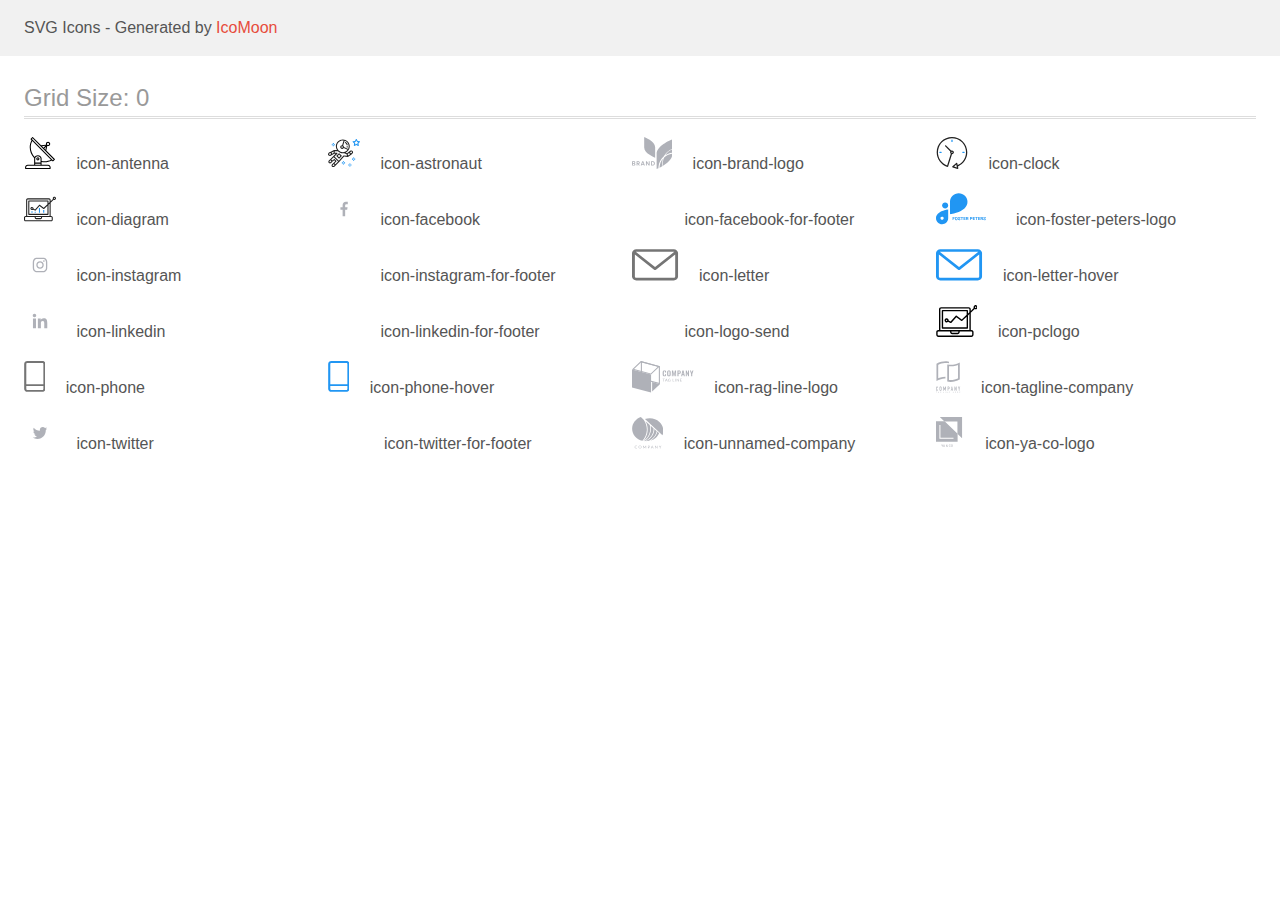
<file: images/svg/icomoon/demo.html>
<!doctype html>
<html>
<head>
    <title>IcoMoon - SVG Icons</title>
    <meta charset="utf-8">
    <meta name="viewport" content="width=device-width, initial-scale=1">
    <link rel="stylesheet" href="demo-files/demo.css">
    <link rel="stylesheet" href="style.css">
</head>
<body>
<svg aria-hidden="true" style="position: absolute; width: 0; height: 0; overflow: hidden;" version="1.1" xmlns="http://www.w3.org/2000/svg" xmlns:xlink="http://www.w3.org/1999/xlink">
<defs>
<symbol id="icon-antenna" viewBox="0 0 32 32">
<path d="M30.773 22.098l-8.443-8.505 0.937-4.615c0.225 0.090 0.485 0.144 0.758 0.146h0.007c1.192 0.014 2.17-0.941 2.184-2.133s-0.941-2.17-2.133-2.184c-1.192-0.014-2.17 0.941-2.184 2.133-0 0.008-0 0.017-0 0.026 0 0.259 0.046 0.508 0.13 0.738l-0.005-0.015-4.96 0.605-8.091-8.133c-0.096-0.098-0.229-0.159-0.376-0.16h-0c-0.146 0.001-0.278 0.060-0.373 0.155l-1.513 1.504c-0.208 0.208-0.208 0.546 0 0.754l0.814 0.826c-3.153 5.798-2.129 12.978 2.519 17.663 0.043 0.041 0.092 0.074 0.146 0.098-0.032 0.164-0.051 0.353-0.052 0.546v6.188h-6.4c-1.472 0.002-2.665 1.195-2.667 2.667v1.067c0 0.295 0.239 0.533 0.533 0.533h24.533c0.295 0 0.533-0.239 0.533-0.533v-1.067c-0.002-1.472-1.195-2.665-2.667-2.667h-6.4v-2.742c0.915 0.201 1.968 0.317 3.047 0.32h0.002c2.58-0.003 5.005-0.663 7.117-1.822l-0.077 0.039 0.818 0.823c0.099 0.101 0.235 0.159 0.377 0.16 0.146-0.001 0.278-0.060 0.373-0.155l1.513-1.504c0.208-0.208 0.208-0.546 0-0.754zM23.28 6.233c0.418-0.415 1.093-0.414 1.508 0.004s0.414 1.093-0.004 1.508c-0.193 0.192-0.459 0.31-0.752 0.31-0 0-0 0-0 0h-0.003c-0.589-0.003-1.064-0.483-1.061-1.072 0.002-0.294 0.122-0.559 0.314-0.751l0-0h-0.002zM22.024 9.738l-0.598 2.946-1.175-1.182 1.774-1.763zM21.419 8.836l-1.92 1.909-1.485-1.493 3.405-0.415zM24.004 28.8c0.884 0 1.6 0.716 1.6 1.6v0.533h-23.467v-0.533c0-0.884 0.716-1.6 1.6-1.6h20.267zM16.537 26.667v1.067h-5.333v-1.067h5.333zM11.204 25.6v-4.053c0-1.294 1.196-2.347 2.667-2.347s2.667 1.053 2.667 2.347v4.053h-5.333zM17.604 23.904v-2.357c0-1.882-1.675-3.413-3.733-3.413-0.017-0-0.038-0-0.058-0-1.353 0-2.54 0.707-3.213 1.771l-0.009 0.016c-4.058-4.274-4.971-10.645-2.279-15.887l18.602 18.708c-1.823 0.947-3.98 1.502-6.266 1.502-1.079 0-2.128-0.124-3.136-0.357l0.093 0.018zM28.893 23.22l-21.057-21.181 0.755-0.752 7.935 7.98c0.004 0 0.006 0.007 0.010 0.010l13.115 13.191-0.757 0.752z"></path>
<path d="M13.876 20.267h-0.005c-0.884-0.001-1.601 0.714-1.602 1.598s0.714 1.601 1.598 1.602h0.005c0.884 0.001 1.601-0.714 1.602-1.598s-0.714-1.601-1.598-1.602zM14.249 22.245c-0.096 0.096-0.229 0.155-0.376 0.155-0.001 0-0.001 0-0.002 0h0c-0.295-0.002-0.532-0.242-0.531-0.536 0.002-0.292 0.238-0.529 0.53-0.531h0c0.295 0.002 0.532 0.241 0.53 0.536-0.001 0.147-0.061 0.279-0.157 0.375l-0 0h0.005z"></path>
</symbol>
<symbol id="icon-astronaut" viewBox="0 0 32 32">
<path fill="#2196f3" style="fill: var(--color1, #2196f3)" d="M31.974 4.524c-0.064-0.191-0.227-0.332-0.427-0.362l-0.003-0-1.91-0.278-0.855-1.731c-0.179-0.365-0.777-0.365-0.956 0l-0.855 1.731-1.91 0.278c-0.203 0.030-0.367 0.171-0.43 0.359l-0.001 0.004c-0.062 0.193-0.011 0.405 0.135 0.547l1.383 1.348-0.326 1.903c-0.034 0.2 0.048 0.402 0.212 0.522 0.087 0.064 0.195 0.102 0.313 0.102 0.091 0 0.177-0.023 0.252-0.063l-0.003 0.001 1.709-0.899 1.709 0.899c0.078 0.041 0.164 0.061 0.249 0.061 0 0 0 0 0.001 0 0.294 0 0.533-0.238 0.533-0.533 0-0.032-0.003-0.064-0.008-0.094l0 0.003-0.326-1.903 1.383-1.348c0.099-0.097 0.161-0.232 0.161-0.382 0-0.059-0.009-0.115-0.027-0.168l0.001 0.004zM29.511 5.851c-0.099 0.097-0.161 0.232-0.161 0.382 0 0.032 0.003 0.063 0.008 0.094l-0-0.003 0.191 1.114-1-0.526c-0.072-0.039-0.157-0.061-0.248-0.061-0 0-0 0-0.001 0h0c-0.085 0-0.17 0.020-0.249 0.061l-1.001 0.526 0.191-1.114c0.005-0.027 0.008-0.058 0.008-0.090 0-0.15-0.061-0.285-0.161-0.382l-0.81-0.789 1.119-0.163c0.177-0.026 0.324-0.137 0.4-0.289l0.001-0.003 0.5-1.013 0.5 1.013c0.078 0.157 0.228 0.267 0.402 0.292l1.119 0.163-0.809 0.789zM26.133 20.522h-1.067v1.067h1.067v-1.067zM26.133 22.656h-1.067v1.067h1.067v-1.067zM27.2 21.589h-1.067v1.067h1.067v-1.067zM25.067 21.589h-1.067v1.067h1.067v-1.067zM22.4 26.389h-1.067v1.067h1.067v-1.067zM22.4 28.522h-1.067v1.067h1.067v-1.067z"></path>
<path fill="#2196f3" style="fill: var(--color1, #2196f3)" d="M23.467 27.456h-1.067v1.067h1.067v-1.067zM21.333 27.456h-1.067v1.067h1.067v-1.067zM16 24.256h-1.067v1.067h1.067v-1.067zM16 26.389h-1.067v1.067h1.067v-1.067zM17.067 25.322h-1.067v1.067h1.067v-1.067zM14.933 25.322h-1.067v1.067h1.067v-1.067zM5.866 6.122h-1.067v1.067h1.067v-1.067zM5.866 8.255h-1.067v1.067h1.067v-1.067zM6.933 7.189h-1.067v1.067h1.067v-1.067zM4.8 7.189h-1.067v1.067h1.067v-1.067z"></path>
<path fill="#212121" style="fill: var(--color2, #212121)" d="M24.715 14.159c-0.287-0.388-0.709-0.637-1.188-0.705-0.481-0.068-0.956 0.058-1.34 0.352l-1.252 0.96-1.898 1.417-1.358-0.541c2.421-1.086 4.114-3.508 4.114-6.32 0-3.823-3.123-6.933-6.961-6.933s-6.961 3.11-6.961 6.933c0 1.386 0.414 2.674 1.12 3.758l-2.769-0.024c-0.009 0-0.015 0.004-0.023 0.005-0.056 0.003-0.109 0.014-0.159 0.032l0.004-0.001c-0.013 0.005-0.026 0.008-0.038 0.013-0.006 0.003-0.013 0.003-0.019 0.006l-3.233 1.596c-0.001 0-0.001 0-0.001 0.001l-1.893 0.911c-0.024 0.011-0.045 0.023-0.064 0.036l0.001-0.001c-0.755 0.502-1.012 1.489-0.598 2.295 0.22 0.429 0.595 0.745 1.056 0.889 0.161 0.052 0.347 0.083 0.539 0.083h0c0.29 0 0.577-0.071 0.839-0.211l1.388-0.738 2.264-1.169 1.357-0.008-5.442 5.416c-0 0.001-0.001 0.001-0.002 0.001l-1.339 1.333c-0.316 0.315-0.49 0.732-0.49 1.178s0.174 0.863 0.49 1.179c0.325 0.323 0.752 0.485 1.179 0.485s0.854-0.162 1.18-0.485l1.314-1.309 1.741-1.3 0.901 0.897-1.762 1.754c-0 0.001-0.001 0.001-0.002 0.001l-1.339 1.333c-0.316 0.315-0.49 0.732-0.49 1.178s0.174 0.863 0.49 1.179c0.325 0.323 0.753 0.485 1.18 0.485s0.855-0.162 1.18-0.485l3.482-3.467c0.001-0.001 0.001-0.001 0.001-0.002l1.010-1-0.004-0.004c0.006-0.006 0.015-0.009 0.022-0.015l5.166-5.658 3.471 0.494c0.025 0.004 0.050 0.005 0.075 0.005 0.065 0 0.127-0.015 0.187-0.038 0.018-0.006 0.033-0.015 0.050-0.023 0.019-0.010 0.039-0.015 0.058-0.027l3.213-2.133c0.012-0.008 0.018-0.021 0.029-0.029 0.013-0.010 0.029-0.014 0.041-0.026l1.271-1.191c0.662-0.62 0.753-1.635 0.212-2.362zM2.13 17.77c-0.173 0.093-0.37 0.111-0.558 0.052-0.187-0.058-0.338-0.186-0.427-0.358-0.161-0.314-0.068-0.695 0.214-0.902l1.314-0.632 0.449 1.313-0.992 0.527zM5.628 15.942l-1.548 0.8-0.439-1.283 2.027-1.001-0.040 1.484zM20.727 9.322c0 0.918-0.219 1.785-0.599 2.559l-4.181-1.899c-0.044-0.573-0.341-1.075-0.788-1.388l1.464-4.86c2.378 0.756 4.105 2.974 4.105 5.588zM8.938 9.322c0-3.235 2.644-5.867 5.894-5.867 0.253 0 0.5 0.021 0.745 0.052l-1.432 4.754c-0.019-0.001-0.037-0.006-0.057-0.006-1.033 0-1.873 0.837-1.873 1.867s0.84 1.867 1.873 1.867c0.694 0 1.294-0.383 1.618-0.945l3.862 1.755c-1.075 1.446-2.795 2.39-4.737 2.39-3.25 0-5.894-2.632-5.894-5.867zM14.894 10.122c0 0.441-0.362 0.8-0.806 0.8s-0.806-0.359-0.806-0.8c0-0.441 0.362-0.8 0.806-0.8s0.806 0.359 0.806 0.8zM2.465 25.146c-0.236 0.234-0.619 0.234-0.854 0.001-0.114-0.114-0.176-0.263-0.176-0.423s0.062-0.309 0.176-0.421l0.962-0.959 0.851 0.848-0.959 0.955zM5.679 28.88c-0.236 0.234-0.619 0.235-0.855 0.001-0.114-0.114-0.176-0.263-0.176-0.423s0.062-0.309 0.176-0.421l0.963-0.959 0.852 0.848-0.96 0.955zM9.16 25.411c-0.001 0-0.001 0-0.002 0.001l-1.765 1.76-0.852-0.848 1.763-1.756c0.001-0.001 0.001-0.001 0.002-0.001 0.040-0.040 0.065-0.088 0.090-0.135 0.007-0.014 0.020-0.026 0.026-0.040 0.017-0.041 0.019-0.085 0.026-0.129 0.003-0.025 0.014-0.047 0.014-0.073 0-0.036-0.013-0.070-0.020-0.106-0.006-0.032-0.006-0.065-0.019-0.095-0.020-0.050-0.055-0.094-0.091-0.138-0.010-0.012-0.014-0.027-0.025-0.038h-0.001c-0.001-0-0.001-0.002-0.001-0.002l-1.607-1.6c-0.017-0.017-0.039-0.024-0.058-0.038-0.028-0.022-0.055-0.042-0.087-0.058-0.030-0.015-0.061-0.024-0.093-0.033-0.034-0.010-0.067-0.017-0.103-0.020-0.033-0.002-0.063 0.001-0.095 0.005-0.036 0.004-0.069 0.009-0.104 0.020-0.034 0.011-0.063 0.027-0.094 0.045-0.020 0.011-0.042 0.015-0.061 0.029l-1.773 1.324-0.901-0.897 2.399-2.386 4.361 4.289-0.928 0.919zM15.979 18.394c-0.015-0.002-0.030 0.004-0.045 0.003-0.008-0-0.017-0.001-0.026-0.001-0.031 0-0.062 0.003-0.092 0.008l0.003-0c-0.030 0.005-0.059 0.011-0.088 0.021-0.034 0.012-0.065 0.028-0.097 0.047s-0.059 0.039-0.084 0.062l0-0c-0.013 0.011-0.028 0.017-0.040 0.029l-4.698 5.146-4.328-4.257 2.833-2.818c0.209-0.208 0.21-0.546 0.002-0.755-0.105-0.105-0.243-0.157-0.381-0.156v-0.001l-2.219 0.013 0.028-1.607 3.104 0.027c1.265 1.294 3.029 2.101 4.981 2.101 0.437 0 0.864-0.045 1.279-0.123 0.040 0.032 0.079 0.065 0.13 0.085l2.41 0.96 0.152 0.758 0.178 0.885-3.003-0.427zM20.020 18.572l-0.313-1.558 1.446-1.080 0.947 1.257-2.080 1.381zM23.774 15.741l-0.838 0.785-0.931-1.236 0.831-0.637c0.155-0.119 0.351-0.168 0.543-0.143 0.193 0.027 0.364 0.128 0.48 0.284 0.217 0.292 0.18 0.699-0.085 0.947z"></path>
<path fill="#212121" style="fill: var(--color2, #212121)" d="M13.602 18.544l-2.143-2.133c-0.207-0.207-0.545-0.207-0.753 0l-2.142 2.133c-0.097 0.097-0.157 0.23-0.157 0.378v0c0 0.142 0.056 0.278 0.157 0.378l2.142 2.133c0.104 0.103 0.241 0.155 0.377 0.155s0.273-0.052 0.376-0.155l2.143-2.133c0.097-0.097 0.157-0.23 0.157-0.378v-0c0-0.142-0.057-0.278-0.157-0.378zM11.083 20.303l-1.387-1.381 1.387-1.381 1.387 1.381-1.387 1.381zM17.164 5.071l-0.258 1.036c0.071 0.018 1.738 0.452 1.738 2.149h1.067c-0-2.017-1.666-2.965-2.547-3.185zM19.711 9.322h-1.067v1.067h1.067v-1.067z"></path>
</symbol>
<symbol id="icon-brand-logo" viewBox="0 0 40 32">
<path fill="#afb1b8" style="fill: var(--color3, #afb1b8)" d="M3.055 26.742c0.157 0.194 0.24 0.438 0.236 0.688 0.001 0.016 0.001 0.035 0.001 0.053 0 0.153-0.031 0.298-0.088 0.43l0.003-0.007c-0.066 0.155-0.161 0.286-0.28 0.392l-0.001 0.001c-0.262 0.2-0.594 0.321-0.954 0.321-0.038 0-0.075-0.001-0.112-0.004l0.005 0h-1.865v-4.361h1.827c0.031-0.002 0.067-0.003 0.103-0.003 0.341 0 0.657 0.11 0.913 0.296l-0.004-0.003c0.118 0.099 0.211 0.224 0.273 0.366s0.089 0.296 0.081 0.45c0.001 0.014 0.001 0.029 0.001 0.045 0 0.235-0.080 0.452-0.215 0.624l0.002-0.002c-0.139 0.169-0.33 0.291-0.549 0.34l-0.007 0.001c0.247 0.045 0.471 0.177 0.63 0.373zM0.868 26.084h0.781c0.016 0.001 0.035 0.002 0.055 0.002 0.167 0 0.32-0.055 0.444-0.148l-0.002 0.001c0.057-0.052 0.103-0.117 0.132-0.19l0.001-0.003c0.023-0.056 0.036-0.122 0.036-0.19 0-0.015-0.001-0.030-0.002-0.044l0 0.002c0.001-0.011 0.001-0.024 0.001-0.037 0-0.070-0.013-0.137-0.038-0.198l0.001 0.004c-0.030-0.076-0.074-0.141-0.13-0.194l-0-0c-0.124-0.093-0.281-0.149-0.45-0.149-0.022 0-0.043 0.001-0.064 0.003l0.003-0h-0.768v1.144zM2.222 27.756c0.062-0.054 0.11-0.121 0.143-0.196l0.001-0.004c0.026-0.062 0.042-0.133 0.042-0.209 0-0.012-0-0.024-0.001-0.036l0 0.002c0.001-0.009 0.001-0.021 0.001-0.032 0-0.166-0.073-0.314-0.189-0.415l-0.001-0.001c-0.132-0.099-0.299-0.159-0.48-0.159-0.018 0-0.035 0.001-0.052 0.002l0.002-0h-0.819v1.199h0.83c0.014 0.001 0.031 0.001 0.047 0.001 0.179 0 0.344-0.057 0.479-0.154l-0.002 0.002zM6.79 28.617l-1.016-1.704h-0.382v1.704h-0.874v-4.361h1.655c0.034-0.003 0.073-0.004 0.113-0.004 0.396 0 0.759 0.142 1.041 0.377l-0.003-0.002c0.245 0.251 0.397 0.595 0.397 0.974 0 0.313-0.103 0.601-0.276 0.834l0.003-0.004c-0.199 0.228-0.472 0.388-0.781 0.442l-0.008 0.001 1.082 1.743h-0.951zM5.391 26.318h0.715c0.496 0 0.745-0.22 0.745-0.66 0.001-0.011 0.001-0.024 0.001-0.037 0-0.082-0.015-0.16-0.043-0.232l0.002 0.004c-0.033-0.088-0.082-0.163-0.143-0.226l0 0c-0.133-0.112-0.306-0.18-0.495-0.18-0.024 0-0.047 0.001-0.070 0.003l0.003-0h-0.724l0.008 1.327zM11.568 27.739h-1.742l-0.308 0.878h-0.917l1.6-4.312h0.991l1.593 4.312h-0.917l-0.301-0.878zM11.335 27.079l-0.637-1.841-0.637 1.841h1.273zM17.55 28.617h-0.868l-1.946-2.965v2.965h-0.866v-4.361h0.866l1.946 2.983v-2.983h0.868v4.361zM22.502 27.573c-0.182 0.33-0.45 0.593-0.775 0.764l-0.010 0.005c-0.335 0.174-0.732 0.276-1.153 0.276-0.024 0-0.047-0-0.071-0.001l0.003 0h-1.545v-4.361h1.545c0.020-0.001 0.044-0.001 0.068-0.001 0.42 0 0.816 0.099 1.167 0.276l-0.015-0.007c0.335 0.172 0.603 0.433 0.78 0.751l0.005 0.009c0.171 0.333 0.272 0.727 0.272 1.144 0 0 0 0 0 0v0c0 0 0 0 0 0 0 0.417-0.1 0.811-0.278 1.158l0.007-0.014zM21.509 27.469c0.239-0.278 0.384-0.642 0.384-1.040 0-0 0-0 0-0v0c0-0.382-0.136-0.751-0.384-1.041-0.263-0.232-0.611-0.374-0.992-0.374-0.033 0-0.066 0.001-0.098 0.003l0.004-0h-0.603v2.823h0.603c0.028 0.002 0.061 0.003 0.094 0.003 0.381 0 0.729-0.142 0.994-0.375l-0.002 0.001zM12.111 0s11.201 4.246 10.963 10.39v10.392s-11.193-4.248-10.959-10.392l-0.004-10.39zM33.054 18.349c2.005-1.402 4.428-2.345 7.049-2.627l0.067-0.006v-3.253c-2.943 1.139-5.44 3.204-7.117 5.886z"></path>
<path fill="#afb1b8" style="fill: var(--color3, #afb1b8)" d="M31.783 19.329c1.731-3.5 4.733-6.202 8.388-7.548v-9.374s-15.952 6.048-15.614 14.797v14.795s0.711-0.271 1.829-0.778c0-0.473 0-0.95 0.051-1.429 0.33-4.062 2.253-7.826 5.347-10.464z"></path>
<path fill="#afb1b8" style="fill: var(--color3, #afb1b8)" d="M30.266 24.825c0.093-1.118 0.291-2.149 0.586-3.138l-0.028 0.108c-1.926 2.279-3.093 5.106-3.335 8.085-0.023 0.281-0.036 0.562-0.042 0.852 0.906-0.437 1.961-0.982 3.068-1.623-0.191-0.909-0.3-1.953-0.3-3.023 0-0.444 0.019-0.884 0.056-1.318l-0.004 0.057zM30.9 24.878c-0.031 0.359-0.049 0.777-0.049 1.2 0 0.947 0.090 1.874 0.261 2.772l-0.015-0.092c4.358-2.618 9.255-6.664 9.067-11.553v-0.426c-3.114 0.35-6.027 1.716-8.292 3.89-0.501 1.234-0.847 2.664-0.968 4.157l-0.003 0.052z"></path>
</symbol>
<symbol id="icon-clock" viewBox="0 0 32 32">
<path fill="#212121" style="fill: var(--color2, #212121)" d="M31.297 15.301c-0.002-8.452-6.855-15.303-15.308-15.301s-15.303 6.855-15.301 15.308c0.001 6.658 4.307 12.551 10.649 14.576 0.061 0.019 0.124 0.029 0.187 0.029 0.126-0 0.245-0.035 0.346-0.095l-0.003 0.002c0.134-0.080 0.234-0.204 0.282-0.352l0.001-0.005 3.865-12.25c1.057-0.005 1.909-0.866 1.903-1.923s-0.866-1.909-1.923-1.903c-0.299 0.001-0.581 0.072-0.831 0.196l0.011-0.005-5.106-5.107c-0.253-0.245-0.657-0.238-0.902 0.016-0.239 0.247-0.239 0.639 0 0.886l5.103 5.109c-0.392 0.799-0.168 1.764 0.536 2.309l-3.683 11.673c-7.278-2.681-11.004-10.754-8.323-18.032s10.754-11.004 18.032-8.323c7.278 2.681 11.004 10.754 8.323 18.032-1.345 3.581-4.003 6.406-7.374 7.938l-0.088 0.036-0.398-1.874c-0.073-0.344-0.411-0.565-0.756-0.492-0.114 0.025-0.213 0.077-0.293 0.149l0.001-0.001-3.837 3.426c-0.263 0.234-0.287 0.637-0.052 0.9 0.076 0.085 0.174 0.149 0.283 0.184l4.899 1.563c0.335 0.108 0.694-0.077 0.802-0.412 0.019-0.058 0.031-0.126 0.031-0.195 0-0.047-0.005-0.092-0.015-0.136l0.001 0.004-0.391-1.839c5.664-2.388 9.342-7.942 9.329-14.089zM15.992 14.664c0.352 0 0.638 0.286 0.638 0.638s-0.286 0.638-0.638 0.638c-0.352 0-0.638-0.285-0.638-0.638s0.285-0.638 0.638-0.638zM18.093 29.528l2.184-1.948 0.603 2.84-2.787-0.892z"></path>
<path fill="#2196f3" style="fill: var(--color1, #2196f3)" d="M15.354 3.185v1.275c0 0.352 0.285 0.638 0.638 0.638s0.638-0.285 0.638-0.638v-1.275c0-0.352-0.286-0.638-0.638-0.638s-0.638 0.286-0.638 0.638zM3.876 14.664c-0.352 0-0.638 0.286-0.638 0.638s0.285 0.638 0.638 0.638h1.275c0.352 0 0.638-0.285 0.638-0.638s-0.285-0.638-0.638-0.638h-1.275zM28.108 15.939c0.352 0 0.638-0.285 0.638-0.638s-0.285-0.638-0.638-0.638h-1.275c-0.352 0-0.638 0.286-0.638 0.638s0.286 0.638 0.638 0.638h1.275z"></path>
</symbol>
<symbol id="icon-diagram" viewBox="0 0 32 32">
<path fill="#2196f3" style="fill: var(--color1, #2196f3)" d="M14.926 14.965h1.066v4.798h-1.066v-4.797zM19.19 17.097h1.066v2.665h-1.066v-2.665zM10.661 18.696h1.066v1.066h-1.066v-1.066zM7.463 18.163h1.066v1.599h-1.066v-1.599z"></path>
<path fill="#212121" style="fill: var(--color2, #212121)" d="M1.599 28.291h25.587c0.883 0 1.599-0.716 1.599-1.599v-2.132c0-0.883-0.716-1.599-1.599-1.599h-0.533v-13.293l3.028-2.868c0.703 0.346 1.553 0.136 2.013-0.499s0.396-1.508-0.152-2.068-1.42-0.644-2.065-0.198c-0.644 0.446-0.873 1.292-0.542 2.002l-2.281 2.163v-1.23c0-0.883-0.716-1.599-1.599-1.599h-21.322c-0.883 0-1.599 0.716-1.599 1.599v15.992h-0.533c-0.883 0-1.599 0.716-1.599 1.599v2.132c0 0.883 0.716 1.599 1.599 1.599zM30.384 4.837c0.294 0 0.533 0.239 0.533 0.533s-0.239 0.533-0.533 0.533c-0.294 0-0.533-0.239-0.533-0.533s0.239-0.533 0.533-0.533zM3.198 6.969c0-0.294 0.239-0.533 0.533-0.533h21.322c0.294 0 0.533 0.239 0.533 0.533v2.239l-1.066 1.013v-2.186c0-0.294-0.239-0.533-0.533-0.533h-19.19c-0.294 0-0.533 0.239-0.533 0.533v13.326c0 0.294 0.239 0.533 0.533 0.533h19.19c0.294 0 0.533-0.239 0.533-0.533v-9.674l1.066-1.010v12.284h-22.388v-15.992zM7.996 13.899c-0.721-0.002-1.354 0.478-1.546 1.174s0.105 1.433 0.725 1.801c0.62 0.368 1.41 0.276 1.928-0.226l1.853 0.93c0.069 0.035 0.151 0.056 0.238 0.056 0.158 0 0.3-0.069 0.398-0.178l0-0.001 3.939-4.431 3.872 2.901c0.088 0.066 0.199 0.106 0.32 0.106 0.142 0 0.271-0.056 0.367-0.146l-0 0 3.365-3.188v8.131h-18.124v-12.26h18.124v2.66l-3.771 3.572-3.904-2.927c-0.222-0.166-0.534-0.135-0.718 0.072l-3.993 4.493-1.493-0.746c0.010-0.056 0.017-0.123 0.020-0.19l0-0.003c0-0.883-0.716-1.599-1.599-1.599zM8.529 15.498c0 0.294-0.239 0.533-0.533 0.533s-0.533-0.239-0.533-0.533c0-0.294 0.239-0.533 0.533-0.533s0.533 0.239 0.533 0.533zM11.727 24.026h5.331v0.533c0 0.294-0.239 0.533-0.533 0.533h-4.264c-0.294 0-0.533-0.239-0.533-0.533v-0.533zM1.066 24.56c0-0.294 0.239-0.533 0.533-0.533h9.062v0.533c0 0.883 0.716 1.599 1.599 1.599h4.264c0.883 0 1.599-0.716 1.599-1.599v-0.533h9.062c0.294 0 0.533 0.239 0.533 0.533v2.132c0 0.294-0.239 0.533-0.533 0.533h-25.587c-0.294 0-0.533-0.239-0.533-0.533v-2.132z"></path>
</symbol>
<symbol id="icon-facebook" viewBox="0 0 32 32">
<path fill="#afb1b8" style="fill: var(--color3, #afb1b8)" d="M18.4 11.127h1.382v-2.327l-1.964-0.073c-1.891 0-3.2 1.236-3.2 3.418v2.036h-2.182v2.618h2.182v6.473h2.545v-6.545h2.036l0.364-2.545h-2.4v-1.745c0-0.727 0.218-1.309 1.236-1.309z"></path>
</symbol>
<symbol id="icon-facebook-for-footer" viewBox="0 0 32 32">
<path fill="#fff" style="fill: var(--color4, #fff)" d="M21.329 5.313h2.921v-5.088c-0.504-0.069-2.237-0.225-4.256-0.225-4.212 0-7.097 2.649-7.097 7.519v4.481h-4.648v5.688h4.648v14.312h5.699v-14.311h4.46l0.708-5.688h-5.169v-3.919c0.001-1.644 0.444-2.769 2.735-2.769z"></path>
</symbol>
<symbol id="icon-foster-peters-logo" viewBox="0 0 60 32">
<path fill="#2196f3" style="fill: var(--color1, #2196f3)" d="M9.229 9.548h-0.002c-1.684 0-3.048 1.33-3.048 2.971v0.002c0 1.641 1.365 2.971 3.048 2.971h0.002c1.684 0 3.048-1.33 3.048-2.971v-0.002c0-1.641-1.365-2.971-3.048-2.971z"></path>
<path fill="#2196f3" style="fill: var(--color1, #2196f3)" d="M31.73 8.599c-0.005-2.279-0.936-4.463-2.589-6.074s-3.894-2.519-6.233-2.524v0c-2.339 0.004-4.581 0.911-6.235 2.523s-2.586 3.796-2.59 6.076v12.566c0 0 17.645-1.915 17.647-12.564v-0.002z"></path>
<path fill="#2196f3" style="fill: var(--color1, #2196f3)" d="M0 25.289c0.004 1.586 0.652 3.105 1.803 4.226s2.709 1.753 4.336 1.758c1.627-0.005 3.185-0.636 4.336-1.757s1.799-2.64 1.803-4.225v-8.744c0 0-12.278 1.334-12.278 8.742zM6.139 26.856c-0.318 0-0.629-0.092-0.893-0.264s-0.47-0.417-0.592-0.703-0.154-0.601-0.091-0.905c0.062-0.304 0.215-0.583 0.44-0.802s0.511-0.368 0.823-0.429c0.312-0.060 0.635-0.029 0.929 0.089s0.545 0.319 0.721 0.577c0.177 0.258 0.271 0.561 0.271 0.87 0.001 0.206-0.040 0.411-0.121 0.601s-0.199 0.364-0.348 0.51c-0.149 0.146-0.327 0.262-0.522 0.341s-0.405 0.12-0.617 0.12v-0.006z"></path>
<path fill="#2196f3" style="fill: var(--color1, #2196f3)" d="M18.671 25.884h-1.256v1.297h-0.654v-3.174h2.067v0.53h-1.413v0.82h1.256v0.528zM21.815 25.666c0 0.312-0.055 0.587-0.166 0.822s-0.269 0.417-0.475 0.545c-0.205 0.128-0.44 0.192-0.706 0.192-0.263 0-0.498-0.063-0.704-0.19s-0.366-0.307-0.48-0.541c-0.113-0.235-0.171-0.506-0.172-0.811v-0.157c0-0.312 0.056-0.587 0.168-0.824 0.113-0.238 0.273-0.421 0.477-0.547 0.206-0.128 0.442-0.192 0.706-0.192s0.499 0.064 0.704 0.192c0.206 0.126 0.366 0.309 0.477 0.547 0.113 0.237 0.17 0.511 0.17 0.822v0.142zM21.152 25.522c0-0.333-0.060-0.586-0.179-0.759s-0.289-0.259-0.51-0.259c-0.219 0-0.389 0.086-0.508 0.257-0.119 0.17-0.18 0.42-0.181 0.75v0.155c0 0.324 0.060 0.576 0.179 0.754s0.291 0.268 0.515 0.268c0.219 0 0.388-0.086 0.506-0.257 0.118-0.173 0.177-0.424 0.179-0.754v-0.155zM23.936 26.348c0-0.124-0.044-0.218-0.131-0.283-0.087-0.067-0.244-0.137-0.471-0.209-0.227-0.074-0.406-0.147-0.538-0.218-0.36-0.195-0.541-0.457-0.541-0.787 0-0.172 0.048-0.324 0.144-0.458 0.097-0.135 0.236-0.241 0.416-0.316 0.182-0.076 0.385-0.113 0.611-0.113 0.227 0 0.429 0.041 0.606 0.124 0.177 0.081 0.315 0.197 0.412 0.347 0.099 0.15 0.148 0.32 0.148 0.51h-0.654c0-0.145-0.046-0.258-0.137-0.338-0.092-0.081-0.22-0.122-0.386-0.122-0.16 0-0.284 0.034-0.373 0.102-0.089 0.067-0.133 0.156-0.133 0.266 0 0.103 0.052 0.19 0.155 0.259 0.105 0.070 0.258 0.135 0.46 0.196 0.372 0.112 0.643 0.251 0.813 0.416s0.255 0.372 0.255 0.619c0 0.275-0.104 0.491-0.312 0.648-0.208 0.156-0.488 0.233-0.839 0.233-0.244 0-0.467-0.044-0.667-0.133-0.201-0.090-0.354-0.213-0.46-0.368-0.105-0.156-0.157-0.336-0.157-0.541h0.656c0 0.35 0.209 0.525 0.628 0.525 0.156 0 0.277-0.031 0.364-0.094 0.087-0.064 0.131-0.153 0.131-0.266zM27.427 24.536h-0.972v2.645h-0.654v-2.645h-0.959v-0.53h2.586v0.53zM29.712 25.805h-1.256v0.85h1.474v0.525h-2.128v-3.174h2.124v0.53h-1.47v0.757h1.256v0.512zM31.489 26.019h-0.521v1.162h-0.654v-3.174h1.18c0.375 0 0.664 0.084 0.868 0.251s0.305 0.403 0.305 0.709c0 0.217-0.047 0.397-0.142 0.543-0.093 0.144-0.235 0.259-0.425 0.344l0.687 1.297v0.030h-0.702l-0.595-1.162zM30.967 25.489h0.528c0.164 0 0.291-0.041 0.382-0.124 0.090-0.084 0.135-0.2 0.135-0.347 0-0.15-0.043-0.267-0.129-0.353-0.084-0.086-0.214-0.129-0.39-0.129h-0.525v0.953zM34.931 26.063v1.118h-0.654v-3.174h1.238c0.238 0 0.448 0.044 0.628 0.131 0.182 0.087 0.321 0.212 0.419 0.373 0.097 0.16 0.146 0.342 0.146 0.547 0 0.311-0.107 0.557-0.32 0.737-0.212 0.179-0.507 0.268-0.883 0.268h-0.573zM34.931 25.533h0.584c0.173 0 0.305-0.041 0.395-0.122 0.092-0.081 0.137-0.198 0.137-0.349 0-0.156-0.046-0.281-0.137-0.377s-0.218-0.145-0.379-0.148h-0.6v0.996zM39.069 25.805h-1.256v0.85h1.474v0.525h-2.128v-3.174h2.124v0.53h-1.469v0.757h1.256v0.512zM42.104 24.536h-0.972v2.645h-0.654v-2.645h-0.959v-0.53h2.586v0.53zM44.389 25.805h-1.256v0.85h1.474v0.525h-2.128v-3.174h2.124v0.53h-1.469v0.757h1.256v0.512zM46.166 26.019h-0.521v1.162h-0.654v-3.174h1.18c0.375 0 0.664 0.084 0.868 0.251s0.305 0.403 0.305 0.709c0 0.217-0.047 0.397-0.142 0.543-0.093 0.144-0.235 0.259-0.425 0.344l0.687 1.297v0.030h-0.702l-0.595-1.162zM45.645 25.489h0.528c0.164 0 0.291-0.041 0.382-0.124 0.090-0.084 0.135-0.2 0.135-0.347 0-0.15-0.043-0.267-0.129-0.353-0.084-0.086-0.214-0.129-0.39-0.129h-0.525v0.953zM49.489 26.348c0-0.124-0.044-0.218-0.131-0.283-0.087-0.067-0.244-0.137-0.471-0.209-0.227-0.074-0.406-0.147-0.539-0.218-0.36-0.195-0.541-0.457-0.541-0.787 0-0.172 0.048-0.324 0.144-0.458 0.097-0.135 0.236-0.241 0.416-0.316 0.182-0.076 0.385-0.113 0.61-0.113 0.227 0 0.429 0.041 0.606 0.124 0.177 0.081 0.315 0.197 0.412 0.347 0.099 0.15 0.148 0.32 0.148 0.51h-0.654c0-0.145-0.046-0.258-0.137-0.338-0.092-0.081-0.22-0.122-0.386-0.122-0.16 0-0.284 0.034-0.373 0.102-0.089 0.067-0.133 0.156-0.133 0.266 0 0.103 0.052 0.19 0.155 0.259 0.105 0.070 0.258 0.135 0.46 0.196 0.372 0.112 0.643 0.251 0.813 0.416s0.255 0.372 0.255 0.619c0 0.275-0.104 0.491-0.312 0.648-0.208 0.156-0.488 0.233-0.839 0.233-0.244 0-0.467-0.044-0.667-0.133-0.201-0.090-0.354-0.213-0.46-0.368-0.105-0.156-0.157-0.336-0.157-0.541h0.656c0 0.35 0.209 0.525 0.628 0.525 0.156 0 0.277-0.031 0.364-0.094 0.087-0.064 0.131-0.153 0.131-0.266z"></path>
</symbol>
<symbol id="icon-instagram" viewBox="0 0 32 32">
<path fill="#afb1b8" style="fill: var(--color3, #afb1b8)" d="M23.258 13.004c-0.034-0.773-0.159-1.304-0.338-1.765-0.185-0.489-0.469-0.926-0.841-1.29-0.354-0.36-0.784-0.645-1.263-0.83l-0.024-0.008c-0.463-0.179-0.992-0.304-1.764-0.338-0.779-0.037-1.026-0.046-3.001-0.046s-2.222 0.009-2.998 0.043c-0.773 0.034-1.304 0.159-1.764 0.338-0.489 0.185-0.926 0.469-1.29 0.841-0.36 0.354-0.645 0.784-0.83 1.263l-0.008 0.024c-0.179 0.463-0.304 0.992-0.338 1.764-0.037 0.779-0.045 1.026-0.045 3.001s0.008 2.222 0.043 2.998c0.034 0.773 0.159 1.304 0.338 1.765 0.194 0.505 0.48 0.935 0.841 1.289l0.001 0c0.354 0.36 0.784 0.645 1.263 0.83l0.024 0.008c0.463 0.179 0.992 0.304 1.765 0.338 0.776 0.034 1.023 0.043 2.998 0.043s2.222-0.008 2.998-0.043c0.773-0.034 1.304-0.159 1.764-0.338 0.98-0.386 1.742-1.148 2.12-2.103l0.009-0.025c0.179-0.463 0.304-0.992 0.338-1.765 0.034-0.776 0.043-1.023 0.043-2.998s-0.003-2.222-0.037-2.998zM21.949 18.942c-0.031 0.71-0.151 1.094-0.25 1.35-0.251 0.636-0.745 1.13-1.365 1.375l-0.016 0.006c-0.256 0.099-0.642 0.219-1.35 0.25-0.767 0.034-0.997 0.043-2.938 0.043s-2.174-0.008-2.938-0.043c-0.71-0.031-1.094-0.15-1.35-0.25-0.315-0.116-0.602-0.301-0.835-0.543-0.235-0.229-0.42-0.508-0.538-0.82l-0.005-0.016c-0.099-0.256-0.219-0.642-0.25-1.35-0.034-0.767-0.043-0.997-0.043-2.938s0.008-2.174 0.043-2.938c0.031-0.71 0.151-1.094 0.25-1.35 0.117-0.315 0.301-0.602 0.546-0.835 0.229-0.235 0.508-0.42 0.82-0.538l0.016-0.005c0.256-0.099 0.642-0.219 1.35-0.25 0.767-0.034 0.997-0.043 2.938-0.043 1.944 0 2.174 0.008 2.938 0.043 0.71 0.031 1.094 0.151 1.35 0.25 0.315 0.116 0.602 0.301 0.835 0.543 0.241 0.236 0.426 0.52 0.543 0.835 0.099 0.256 0.219 0.642 0.25 1.35 0.034 0.767 0.043 0.997 0.043 2.938s-0.009 2.168-0.043 2.935z"></path>
<path fill="#afb1b8" style="fill: var(--color3, #afb1b8)" d="M16.027 12.265c-2.063 0-3.736 1.674-3.736 3.737s1.674 3.736 3.736 3.736c2.063 0 3.737-1.674 3.737-3.736s-1.674-3.737-3.737-3.737zM16.027 18.425c-1.338 0-2.424-1.085-2.424-2.424s1.086-2.424 2.424-2.424c1.338 0 2.424 1.085 2.424 2.424s-1.085 2.424-2.424 2.424zM20.784 12.117c0 0.482-0.391 0.872-0.872 0.872s-0.872-0.391-0.872-0.872c0-0.482 0.391-0.872 0.872-0.872s0.872 0.39 0.872 0.872z"></path>
</symbol>
<symbol id="icon-instagram-for-footer" viewBox="0 0 32 32">
<path fill="#fff" style="fill: var(--color4, #fff)" d="M31.969 9.408c-0.075-1.7-0.35-2.869-0.744-3.882-0.406-1.075-1.032-2.038-1.851-2.838-0.8-0.813-1.769-1.444-2.832-1.844-1.019-0.394-2.182-0.669-3.882-0.744-1.713-0.081-2.257-0.1-6.601-0.1s-4.888 0.019-6.595 0.094c-1.7 0.075-2.869 0.35-3.882 0.744-1.075 0.406-2.038 1.031-2.838 1.85-0.813 0.8-1.444 1.769-1.844 2.832-0.394 1.019-0.669 2.182-0.744 3.882-0.081 1.713-0.1 2.257-0.1 6.601s0.019 4.888 0.094 6.595c0.075 1.7 0.35 2.869 0.744 3.882 0.406 1.075 1.038 2.038 1.85 2.838 0.8 0.813 1.769 1.444 2.832 1.844 1.019 0.394 2.182 0.669 3.882 0.744 1.706 0.075 2.25 0.094 6.595 0.094s4.888-0.019 6.595-0.094c1.7-0.075 2.869-0.35 3.882-0.744 2.151-0.832 3.851-2.532 4.682-4.682 0.394-1.019 0.669-2.182 0.744-3.882 0.075-1.707 0.094-2.251 0.094-6.595s-0.006-4.888-0.081-6.595zM29.087 22.473c-0.069 1.563-0.331 2.407-0.55 2.969-0.538 1.394-1.644 2.5-3.038 3.038-0.563 0.219-1.413 0.481-2.969 0.55-1.688 0.075-2.194 0.094-6.464 0.094s-4.782-0.019-6.464-0.094c-1.563-0.069-2.407-0.331-2.969-0.55-0.694-0.256-1.325-0.663-1.838-1.194-0.531-0.519-0.938-1.144-1.194-1.838-0.219-0.563-0.481-1.413-0.55-2.969-0.075-1.688-0.094-2.194-0.094-6.464s0.019-4.782 0.094-6.464c0.069-1.563 0.331-2.407 0.55-2.969 0.256-0.694 0.663-1.325 1.2-1.838 0.519-0.531 1.144-0.938 1.838-1.194 0.563-0.219 1.413-0.481 2.969-0.55 1.688-0.075 2.194-0.094 6.464-0.094 4.276 0 4.782 0.019 6.464 0.094 1.563 0.069 2.407 0.331 2.969 0.55 0.694 0.256 1.325 0.662 1.838 1.194 0.531 0.519 0.938 1.144 1.194 1.838 0.219 0.563 0.481 1.413 0.55 2.969 0.075 1.688 0.094 2.194 0.094 6.464s-0.019 4.77-0.094 6.458z"></path>
<path fill="#fff" style="fill: var(--color4, #fff)" d="M16.059 7.783c-4.538 0-8.22 3.682-8.22 8.22s3.682 8.22 8.22 8.22c4.539 0 8.22-3.682 8.22-8.22s-3.682-8.22-8.22-8.22zM16.059 21.335c-2.944 0-5.332-2.388-5.332-5.332s2.388-5.332 5.332-5.332c2.944 0 5.332 2.388 5.332 5.332s-2.388 5.332-5.332 5.332z"></path>
<path fill="#fff" style="fill: var(--color4, #fff)" d="M26.524 7.458c0 1.060-0.859 1.919-1.919 1.919s-1.919-0.859-1.919-1.919c0-1.060 0.859-1.919 1.919-1.919s1.919 0.859 1.919 1.919z"></path>
</symbol>
<symbol id="icon-letter" viewBox="0 0 47 32">
<path fill="#757575" style="fill: var(--color5, #757575)" d="M42.182 0h-37.818c-2.406 0-4.364 1.77-4.364 3.946v23.679c0 2.176 1.958 3.947 4.364 3.947h37.818c2.406 0 4.364-1.77 4.364-3.947v-23.679c0-2.176-1.958-3.946-4.364-3.946zM42.182 2.631c0.2 0 0.392 0.037 0.568 0.105l-0.011-0.004-19.466 15.259-19.467-15.259c0.166-0.064 0.357-0.102 0.558-0.102h37.818zM42.182 28.941h-37.818c-0.803 0-1.455-0.59-1.455-1.316v-22.113l19.411 15.215c0.274 0.214 0.614 0.321 0.953 0.321s0.679-0.107 0.953-0.321l19.411-15.215v22.113c0 0.726-0.652 1.316-1.455 1.316z"></path>
</symbol>
<symbol id="icon-letter-hover" viewBox="0 0 47 32">
<path fill="#2196f3" style="fill: var(--color1, #2196f3)" d="M42.182 0h-37.818c-2.406 0-4.364 1.77-4.364 3.946v23.679c0 2.176 1.958 3.947 4.364 3.947h37.818c2.406 0 4.364-1.77 4.364-3.947v-23.679c0-2.176-1.958-3.946-4.364-3.946zM42.182 2.631c0.2 0 0.392 0.037 0.568 0.105l-0.011-0.004-19.466 15.259-19.467-15.259c0.166-0.064 0.357-0.102 0.558-0.102h37.818zM42.182 28.941h-37.818c-0.803 0-1.455-0.59-1.455-1.316v-22.113l19.411 15.215c0.274 0.214 0.614 0.321 0.953 0.321s0.679-0.107 0.953-0.321l19.411-15.215v22.113c0 0.726-0.652 1.316-1.455 1.316z"></path>
</symbol>
<symbol id="icon-linkedin" viewBox="0 0 32 32">
<path fill="#afb1b8" style="fill: var(--color3, #afb1b8)" d="M23.269 23.273v-0.001h0.004v-5.335c0-2.61-0.562-4.62-3.613-4.62-1.467 0-2.451 0.805-2.853 1.568h-0.042v-1.324h-2.893v9.711h3.012v-4.809c0-1.266 0.24-2.49 1.808-2.49 1.545 0 1.568 1.445 1.568 2.572v4.728h3.009zM8.967 13.562h3.016v9.711h-3.016v-9.711zM10.474 8.727c-0.964 0-1.747 0.782-1.747 1.747s0.782 1.763 1.747 1.763c0.964 0 1.747-0.799 1.747-1.763s-0.783-1.747-1.747-1.747z"></path>
</symbol>
<symbol id="icon-linkedin-for-footer" viewBox="0 0 32 32">
<path fill="#fff" style="fill: var(--color4, #fff)" d="M31.992 32v-0.001h0.008v-11.736c0-5.741-1.236-10.164-7.948-10.164-3.227 0-5.392 1.771-6.276 3.449h-0.093v-2.913h-6.364v21.364h6.627v-10.579c0-2.785 0.528-5.479 3.977-5.479 3.399 0 3.449 3.179 3.449 5.657v10.401h6.62z"></path>
<path fill="#fff" style="fill: var(--color4, #fff)" d="M0.528 10.636h6.635v21.364h-6.635v-21.364z"></path>
<path fill="#fff" style="fill: var(--color4, #fff)" d="M3.843 0c-2.121 0-3.843 1.721-3.843 3.843s1.721 3.879 3.843 3.879c2.121 0 3.843-1.757 3.843-3.879-0.001-2.121-1.723-3.843-3.843-3.843v0z"></path>
</symbol>
<symbol id="icon-logo-send" viewBox="0 0 32 32">
<path fill="#fff" style="fill: var(--color4, #fff)" d="M32 0l-32 18 10.227 3.788 15.773-14.788-11.998 16.186 0.010 0.004-0.012-0.004v8.814l5.735-6.691 7.265 2.691 5-28z"></path>
</symbol>
<symbol id="icon-pclogo" viewBox="0 0 41 32">
<path d="M2.073 31.933h33.168c1.145 0 2.073-0.928 2.073-2.073v-2.764c0-1.145-0.928-2.073-2.073-2.073h-0.691v-17.232l3.925-3.718c0.911 0.449 2.014 0.176 2.61-0.646s0.513-1.955-0.198-2.681-1.841-0.834-2.677-0.256c-0.835 0.578-1.132 1.675-0.703 2.595l-2.957 2.804v-1.594c0-1.145-0.928-2.073-2.073-2.073h-27.64c-1.145 0-2.073 0.928-2.073 2.073v20.73h-0.691c-1.145-0-2.073 0.928-2.073 2.073v2.764c0 1.145 0.928 2.073 2.073 2.073zM39.387 1.529c0.382 0 0.691 0.309 0.691 0.691s-0.309 0.691-0.691 0.691c-0.382 0-0.691-0.309-0.691-0.691s0.309-0.691 0.691-0.691zM4.146 4.293c0-0.382 0.309-0.691 0.691-0.691h27.64c0.382 0 0.691 0.309 0.691 0.691v2.902l-1.382 1.313v-2.833c0-0.382-0.309-0.691-0.691-0.691h-24.876c-0.382 0-0.691 0.309-0.691 0.691v17.275c0 0.382 0.309 0.691 0.691 0.691h24.876c0.382 0 0.691-0.309 0.691-0.691v-12.541l1.382-1.309v15.923h-29.022v-20.73zM10.365 13.276c-0.935-0.003-1.756 0.62-2.004 1.521s0.136 1.857 0.94 2.334c0.804 0.477 1.828 0.357 2.499-0.293l2.402 1.205c0.090 0.046 0.196 0.073 0.309 0.073 0.205 0 0.389-0.089 0.516-0.231l0.001-0.001 5.106-5.744 5.019 3.761c0.114 0.086 0.258 0.138 0.415 0.138 0.184 0 0.351-0.072 0.475-0.189l-0 0 4.362-4.132v10.54h-23.494v-15.893h23.494v3.449l-4.889 4.63-5.061-3.794c-0.287-0.215-0.692-0.175-0.931 0.093l-5.176 5.824-1.935-0.968c0.013-0.073 0.023-0.159 0.026-0.247l0-0.004c0-1.145-0.928-2.073-2.073-2.073zM11.056 15.349c0 0.382-0.309 0.691-0.691 0.691s-0.691-0.309-0.691-0.691c0-0.382 0.309-0.691 0.691-0.691s0.691 0.309 0.691 0.691zM15.202 26.405h6.91v0.691c0 0.382-0.309 0.691-0.691 0.691h-5.528c-0.382 0-0.691-0.309-0.691-0.691v-0.691zM1.382 27.096c0-0.382 0.309-0.691 0.691-0.691h11.747v0.691c0 1.145 0.928 2.073 2.073 2.073h5.528c1.145 0 2.073-0.928 2.073-2.073v-0.691h11.747c0.382 0 0.691 0.309 0.691 0.691v2.764c0 0.382-0.309 0.691-0.691 0.691h-33.168c-0.382 0-0.691-0.309-0.691-0.691v-2.764z"></path>
</symbol>
<symbol id="icon-phone" viewBox="0 0 21 32">
<path fill="#757575" style="fill: var(--color5, #757575)" d="M18.133 0h-14.933c-1.764 0-3.2 1.299-3.2 2.895v25.082c0 1.596 1.436 2.895 3.2 2.895h14.933c1.764 0 3.2-1.299 3.2-2.895v-25.082c0-1.596-1.436-2.895-3.2-2.895zM3.2 1.929h14.933c0.589 0 1.067 0.433 1.067 0.966v20.258h-17.067v-20.258c0-0.533 0.478-0.966 1.067-0.966zM18.133 28.941h-14.933c-0.589 0-1.067-0.431-1.067-0.964v-2.895h17.067v2.895c0 0.533-0.478 0.964-1.067 0.964z"></path>
</symbol>
<symbol id="icon-phone-hover" viewBox="0 0 21 32">
<path fill="#2196f3" style="fill: var(--color1, #2196f3)" d="M18.133 0h-14.933c-1.764 0-3.2 1.299-3.2 2.895v25.082c0 1.596 1.436 2.895 3.2 2.895h14.933c1.764 0 3.2-1.299 3.2-2.895v-25.082c0-1.596-1.436-2.895-3.2-2.895zM3.2 1.929h14.933c0.589 0 1.067 0.433 1.067 0.966v20.258h-17.067v-20.258c0-0.533 0.478-0.966 1.067-0.966zM18.133 28.941h-14.933c-0.589 0-1.067-0.431-1.067-0.964v-2.895h17.067v2.895c0 0.533-0.478 0.964-1.067 0.964z"></path>
</symbol>
<symbol id="icon-rag-line-logo" viewBox="0 0 62 32">
<path fill="#afb1b8" style="fill: var(--color3, #afb1b8)" d="M31.124 14.854c-0.291-0.424-0.43-0.926-0.397-1.431v-2.075c0-0.636 0.132-1.119 0.395-1.45s0.715-0.495 1.356-0.494c0.602 0 1.029 0.141 1.282 0.422 0.276 0.359 0.41 0.798 0.379 1.241v0.488h-1.077v-0.494c0.004-0.162-0.007-0.323-0.031-0.483-0.016-0.109-0.070-0.211-0.154-0.287-0.111-0.082-0.25-0.122-0.39-0.112-0.148-0.010-0.294 0.032-0.41 0.118-0.094 0.085-0.156 0.196-0.178 0.317-0.031 0.169-0.045 0.341-0.042 0.513v2.518c-0.017 0.243 0.031 0.486 0.138 0.707 0.054 0.075 0.128 0.134 0.215 0.171s0.183 0.051 0.278 0.040c0.138 0.011 0.275-0.030 0.381-0.114 0.088-0.082 0.144-0.19 0.161-0.306 0.025-0.167 0.036-0.336 0.033-0.505v-0.511h1.077v0.466c0.030 0.462-0.101 0.92-0.372 1.304-0.248 0.308-0.669 0.462-1.289 0.462s-1.088-0.165-1.353-0.507z"></path>
<path fill="#afb1b8" style="fill: var(--color3, #afb1b8)" d="M35.607 14.876c-0.272-0.323-0.408-0.794-0.408-1.416v-2.182c0-0.616 0.136-1.083 0.408-1.399s0.727-0.474 1.364-0.473c0.633 0 1.086 0.158 1.358 0.473 0.272 0.317 0.41 0.783 0.41 1.399v2.182c0 0.616-0.138 1.089-0.415 1.414s-0.727 0.488-1.353 0.488-1.090-0.165-1.364-0.485zM37.473 14.352c0.097-0.202 0.142-0.424 0.129-0.646v-2.672c0.013-0.218-0.031-0.435-0.127-0.633-0.055-0.076-0.131-0.137-0.22-0.174s-0.187-0.050-0.284-0.037c-0.097-0.013-0.195 0-0.285 0.037s-0.166 0.097-0.221 0.174c-0.098 0.198-0.142 0.415-0.129 0.633v2.685c-0.014 0.222 0.031 0.444 0.129 0.646 0.063 0.068 0.14 0.123 0.227 0.16s0.181 0.057 0.277 0.057 0.19-0.019 0.277-0.057c0.087-0.037 0.164-0.092 0.227-0.16v-0.013z"></path>
<path fill="#afb1b8" style="fill: var(--color3, #afb1b8)" d="M40.035 9.468h1.159l0.872 4.027 0.892-4.027h1.128l0.114 5.812h-0.834l-0.089-4.040-0.861 4.040h-0.669l-0.892-4.054-0.082 4.054h-0.843l0.105-5.812z"></path>
<path fill="#afb1b8" style="fill: var(--color3, #afb1b8)" d="M45.5 9.468h1.806c1.040 0 1.561 0.55 1.561 1.65 0 1.054-0.548 1.58-1.643 1.579h-0.615v2.583h-1.115l0.007-5.812zM47.042 11.952c0.11 0.013 0.222 0.004 0.328-0.028s0.203-0.085 0.285-0.156c0.128-0.196 0.184-0.427 0.16-0.656 0.006-0.177-0.012-0.355-0.053-0.528-0.016-0.058-0.044-0.112-0.082-0.159s-0.086-0.087-0.141-0.117c-0.155-0.070-0.326-0.102-0.497-0.093h-0.432v1.737h0.432z"></path>
<path fill="#afb1b8" style="fill: var(--color3, #afb1b8)" d="M50.474 9.468h1.197l1.228 5.812h-1.039l-0.243-1.34h-1.068l-0.25 1.34h-1.055l1.228-5.812zM51.497 13.267l-0.417-2.44-0.417 2.44h0.834z"></path>
<path fill="#afb1b8" style="fill: var(--color3, #afb1b8)" d="M53.891 9.468h0.78l1.494 3.316v-3.316h0.925v5.812h-0.742l-1.503-3.461v3.461h-0.956l0.002-5.812z"></path>
<path fill="#afb1b8" style="fill: var(--color3, #afb1b8)" d="M59.258 13.064l-1.242-3.588h1.046l0.758 2.305 0.711-2.305h1.023l-1.226 3.588v2.216h-1.070v-2.216z"></path>
<path fill="#afb1b8" style="fill: var(--color3, #afb1b8)" d="M32.845 17.822v0.304h-0.91v2.362h-0.381v-2.362h-0.914v-0.304h2.205z"></path>
<path fill="#afb1b8" style="fill: var(--color3, #afb1b8)" d="M35.697 20.488h-0.294c-0.030 0.002-0.059-0.007-0.083-0.025-0.022-0.015-0.039-0.037-0.049-0.061l-0.263-0.633h-1.262l-0.263 0.633c-0.007 0.026-0.021 0.051-0.040 0.072-0.023 0.018-0.053 0.027-0.083 0.025h-0.294l1.115-2.666h0.388l1.128 2.655zM33.85 19.498h1.052l-0.446-1.085c-0.033-0.082-0.060-0.166-0.083-0.251-0.016 0.051-0.029 0.099-0.042 0.141l-0.040 0.112-0.441 1.083z"></path>
<path fill="#afb1b8" style="fill: var(--color3, #afb1b8)" d="M37.618 20.226c0.070 0.003 0.14 0.003 0.21 0 0.060-0.006 0.12-0.016 0.178-0.032 0.055-0.013 0.108-0.029 0.16-0.049 0.049-0.019 0.098-0.042 0.149-0.065v-0.599h-0.446c-0.011 0.001-0.022-0.001-0.032-0.005s-0.020-0.009-0.028-0.017c-0.007-0.006-0.013-0.014-0.017-0.022s-0.006-0.018-0.005-0.027v-0.205h0.865v1.022c-0.071 0.048-0.145 0.090-0.223 0.127-0.079 0.037-0.162 0.068-0.247 0.091-0.091 0.025-0.184 0.044-0.279 0.055-0.108 0.011-0.217 0.017-0.326 0.017-0.192 0.002-0.383-0.032-0.562-0.099-0.167-0.064-0.319-0.158-0.446-0.279-0.124-0.122-0.222-0.265-0.288-0.422-0.070-0.177-0.105-0.364-0.103-0.553-0.002-0.19 0.032-0.379 0.1-0.557 0.064-0.158 0.162-0.302 0.288-0.422 0.127-0.12 0.279-0.214 0.446-0.277 0.191-0.068 0.394-0.102 0.597-0.099 0.104-0 0.207 0.008 0.31 0.023 0.091 0.014 0.18 0.037 0.265 0.068 0.078 0.028 0.153 0.063 0.223 0.106 0.068 0.042 0.133 0.088 0.194 0.139l-0.107 0.165c-0.008 0.015-0.021 0.028-0.036 0.037s-0.033 0.014-0.051 0.014c-0.025-0.001-0.049-0.008-0.069-0.021-0.033-0.017-0.069-0.038-0.109-0.063-0.047-0.028-0.097-0.052-0.149-0.072-0.066-0.025-0.135-0.045-0.205-0.059-0.093-0.016-0.188-0.024-0.283-0.023-0.147-0.002-0.293 0.023-0.43 0.074-0.124 0.047-0.236 0.119-0.328 0.211-0.092 0.096-0.163 0.209-0.207 0.331-0.1 0.289-0.1 0.6 0 0.889 0.049 0.125 0.125 0.24 0.223 0.336 0.091 0.091 0.202 0.163 0.326 0.211 0.142 0.046 0.292 0.064 0.441 0.053z"></path>
<path fill="#afb1b8" style="fill: var(--color3, #afb1b8)" d="M41.172 20.184h1.217v0.304h-1.59v-2.666h0.381l-0.009 2.362z"></path>
<path fill="#afb1b8" style="fill: var(--color3, #afb1b8)" d="M43.656 20.488h-0.381v-2.666h0.381v2.666z"></path>
<path fill="#afb1b8" style="fill: var(--color3, #afb1b8)" d="M45.074 17.834c0.023 0.012 0.042 0.029 0.058 0.049l1.63 2.009c-0.002-0.032-0.002-0.063 0-0.095 0-0.030 0-0.059 0-0.087v-1.9h0.332v2.676h-0.192c-0.028 0.002-0.057-0.003-0.083-0.015-0.023-0.013-0.044-0.030-0.060-0.051l-1.628-2.007c0 0.032 0 0.061 0 0.091s0 0.057 0 0.082v1.9h-0.319v-2.666h0.198c0.022 0 0.043 0.004 0.062 0.013z"></path>
<path fill="#afb1b8" style="fill: var(--color3, #afb1b8)" d="M49.901 17.822v0.293h-1.351v0.88h1.095v0.283h-1.095v0.91h1.351v0.293h-1.743v-2.659h1.743z"></path>
<path fill="#afb1b8" style="fill: var(--color3, #afb1b8)" d="M9.95 1.359l16.929 4.551v15.946l-16.929-4.548v-15.948zM8.864 0v18.082l19.098 5.135v-18.080l-19.098-5.137z"></path>
<path fill="#afb1b8" style="fill: var(--color3, #afb1b8)" d="M19.1 31.611l-19.1-5.139v-18.080l19.1 5.137v18.082z"></path>
<path fill="#afb1b8" style="fill: var(--color3, #afb1b8)" d="M9.181 1.155l16.708 4.493-7.105 6.729-16.71-4.496 7.108-6.726zM8.864 0l-8.864 8.392 19.1 5.137 8.862-8.392-19.098-5.137z"></path>
<path fill="#afb1b8" style="fill: var(--color3, #afb1b8)" d="M20.175 30.593l7.788-7.374-7.788-2.096v9.47z"></path>
</symbol>
<symbol id="icon-tagline-company" viewBox="0 0 25 32">
<path fill="#afb1b8" style="fill: var(--color3, #afb1b8)" d="M10.447 1.806h0.084c0.156 0 0.324 0.015 0.49 0.030 0.734 0.052 1.463 0.162 2.18 0.329v-1.762c-0.652-0.172-1.42-0.299-2.207-0.357l-0.042-0.002c-0.254-0.020-0.571-0.035-0.889-0.043l-0.021-0h-0.263c-1.523 0.006-3.040 0.201-4.515 0.582-1.68 0.418-3.292 1.075-4.79 1.948v17.475c1.312-0.729 2.832-1.339 4.431-1.75l0.135-0.029c1.123-0.3 2.434-0.51 3.78-0.586l0.052-0.002h0.052c0.216-0.011 0.433-0.017 0.655-0.018v-1.791c-1.78 0.024-3.493 0.264-5.129 0.695l0.147-0.033c-0.603 0.157-1.185 0.326-1.731 0.513l-0.623 0.212v-13.626l0.266-0.128c1.89-0.918 4.096-1.513 6.424-1.649l0.047-0.002c0.008-0.001 0.018-0.001 0.028-0.001s0.020 0 0.029 0.001l-0.001-0c0.248-0.012 0.497-0.018 0.742-0.018h0.28c0.129 0.003 0.258 0.006 0.388 0.014z"></path>
<path fill="#afb1b8" style="fill: var(--color3, #afb1b8)" d="M14.837 3.651c-0.005 0-0.010 0-0.016 0-0.915 0-1.811-0.077-2.684-0.225l0.094 0.013c-0.277-0.047-0.55-0.103-0.814-0.164v17.275c1.12 0.277 2.271 0.412 3.425 0.404 1.607-0.007 3.162-0.218 4.644-0.61l-0.128 0.029c1.817-0.461 3.412-1.129 4.877-1.995l-0.085 0.047v-17.163c-1.311 0.728-2.83 1.338-4.429 1.751l-0.136 0.030c-1.551 0.399-3.146 0.603-4.746 0.609zM21.745 3.95l0.623-0.209v13.63l-0.266 0.129c-0.903 0.442-1.962 0.834-3.065 1.118l-0.119 0.026c-1.331 0.345-2.7 0.521-4.074 0.527-0.411 0-0.818-0.017-1.214-0.052l-0.426-0.038v-14.017l0.497 0.033c0.361 0.023 0.735 0.034 1.141 0.034 1.745-0.006 3.482-0.229 5.173-0.663 0.581-0.154 1.158-0.326 1.731-0.518zM1.684 25.977c-0.167-0.173-0.401-0.281-0.661-0.281-0.011 0-0.022 0-0.033 0.001l0.002-0c-0.004-0-0.009-0-0.014-0-0.139 0-0.272 0.028-0.393 0.078l0.007-0.003c-0.237 0.095-0.42 0.28-0.51 0.512l-0.002 0.006c-0.049 0.123-0.074 0.254-0.072 0.386v2.335c-0.006 0.164 0.026 0.328 0.092 0.479 0.055 0.119 0.135 0.226 0.234 0.313 0.093 0.078 0.203 0.135 0.32 0.166 0.114 0.031 0.231 0.048 0.349 0.048 0.13 0.001 0.258-0.026 0.377-0.081 0.351-0.155 0.591-0.5 0.591-0.901 0-0 0-0 0-0v0-0.262h-0.61v0.209c0 0.004 0 0.008 0 0.012 0 0.070-0.013 0.138-0.038 0.199l0.001-0.004c-0.021 0.052-0.051 0.095-0.089 0.132l-0 0c-0.070 0.054-0.159 0.088-0.255 0.089h-0c-0.011 0.001-0.023 0.002-0.035 0.002-0.103 0-0.194-0.050-0.25-0.127l-0.001-0.001c-0.051-0.082-0.082-0.182-0.082-0.289 0-0.008 0-0.017 0.001-0.025l-0 0.001v-2.177c-0.004-0.121 0.022-0.24 0.075-0.349 0.056-0.087 0.153-0.143 0.262-0.143 0.013 0 0.025 0.001 0.038 0.002l-0.001-0c0.004-0 0.008-0 0.012-0 0.107 0 0.201 0.052 0.26 0.131l0.001 0.001c0.063 0.082 0.102 0.187 0.102 0.301 0 0.004-0 0.008-0 0.012v-0.001 0.202h0.604v-0.238c0-0.003 0-0.007 0-0.011 0-0.143-0.027-0.28-0.077-0.405l0.003 0.007c-0.048-0.128-0.117-0.237-0.205-0.329l0 0zM5.31 25.951c-0.186-0.158-0.429-0.255-0.694-0.257h-0c-0.124 0.001-0.248 0.023-0.364 0.066-0.252 0.091-0.45 0.276-0.556 0.512l-0.002 0.006c-0.062 0.143-0.092 0.297-0.089 0.452v2.239c-0.004 0.157 0.026 0.314 0.089 0.458 0.055 0.12 0.135 0.227 0.236 0.313 0.094 0.086 0.203 0.154 0.322 0.197 0.117 0.043 0.24 0.065 0.364 0.066 0.267-0.001 0.51-0.1 0.695-0.264l-0.001 0.001c0.097-0.087 0.176-0.194 0.23-0.313 0.063-0.145 0.093-0.302 0.089-0.458v-2.24c0-0.006 0-0.013 0-0.020 0-0.156-0.033-0.305-0.092-0.439l0.003 0.007c-0.057-0.128-0.135-0.237-0.23-0.327l-0-0zM5.025 28.969c0.001 0.010 0.002 0.023 0.002 0.035 0 0.114-0.047 0.216-0.123 0.289l-0 0c-0.077 0.065-0.178 0.105-0.287 0.105s-0.21-0.040-0.288-0.105l0.001 0.001c-0.076-0.073-0.123-0.175-0.123-0.289 0-0.012 0.001-0.025 0.002-0.037l-0 0.002v-2.24c-0.001-0.010-0.001-0.022-0.001-0.034 0-0.113 0.047-0.216 0.123-0.289l0-0c0.077-0.065 0.178-0.105 0.287-0.105s0.21 0.040 0.288 0.105l-0.001-0.001c0.076 0.073 0.123 0.175 0.123 0.289 0 0.013-0.001 0.025-0.002 0.037l0-0.002v2.239zM10.072 29.969v-4.24h-0.586l-0.771 2.244h-0.010l-0.778-2.244h-0.58v4.24h0.606v-2.579h0.011l0.593 1.823h0.302l0.598-1.823h0.010v2.578h0.606zM13.513 26.027c-0.094-0.105-0.211-0.185-0.343-0.232-0.124-0.041-0.266-0.065-0.414-0.065-0.009 0-0.017 0-0.026 0l0.001-0h-0.9v4.239h0.604v-1.655h0.311c0.189 0.009 0.376-0.031 0.545-0.116 0.138-0.078 0.25-0.188 0.329-0.32l0.002-0.004c0.070-0.113 0.117-0.238 0.139-0.369 0.023-0.159 0.034-0.32 0.033-0.482 0.006-0.203-0.014-0.407-0.059-0.606-0.043-0.153-0.12-0.284-0.223-0.39l0 0zM13.201 27.319c-0.003 0.081-0.023 0.157-0.057 0.224l0.001-0.003c-0.035 0.065-0.089 0.116-0.154 0.147l-0.002 0.001c-0.075 0.034-0.162 0.054-0.254 0.054-0.011 0-0.022-0-0.033-0.001l0.002 0h-0.276v-1.441h0.311c0.009-0 0.019-0.001 0.029-0.001 0.088 0 0.172 0.020 0.247 0.055l-0.004-0.002c0.062 0.036 0.111 0.090 0.141 0.155l0.001 0.002c0.033 0.074 0.051 0.154 0.053 0.236v0.281c0 0.098 0.006 0.201 0 0.291h-0.006zM16.374 25.729h-0.495l-0.934 4.24h0.604l0.177-0.911h0.823l0.178 0.911h0.604l-0.958-4.24zM15.817 28.481l0.297-1.537h0.011l0.295 1.537h-0.604zM20.277 28.283h-0.011l-0.913-2.554h-0.58v4.24h0.604v-2.55h0.012l0.923 2.549h0.569v-4.239h-0.604v2.554zM23.968 25.729l-0.486 1.686h-0.012l-0.486-1.686h-0.639l0.83 2.448v1.791h0.604v-1.791l0.83-2.447h-0.64zM0 31.166h0.291v0.817h0.198v-0.817h0.289v-0.167h-0.778v0.167zM2.447 30.999l-0.382 0.984h0.21l0.081-0.224h0.392l0.084 0.224h0.215l-0.391-0.985h-0.21zM2.417 31.593l0.134-0.365 0.134 0.365h-0.268zM4.866 31.62h0.228v0.127c-0.063 0.051-0.145 0.082-0.234 0.083h-0c-0.004 0-0.009 0-0.014 0-0.079 0-0.149-0.037-0.195-0.094l-0-0c-0.046-0.065-0.073-0.147-0.073-0.234 0-0.008 0-0.016 0.001-0.023l-0 0.001c0-0.219 0.095-0.329 0.283-0.329 0.006-0.001 0.014-0.001 0.021-0.001 0.097 0 0.178 0.067 0.201 0.157l0 0.001 0.194-0.038c-0.042-0.192-0.18-0.289-0.417-0.289-0.004-0-0.008-0-0.013-0-0.127 0-0.244 0.048-0.331 0.127l0-0c-0.088 0.087-0.143 0.208-0.143 0.342 0 0.013 0 0.026 0.002 0.038l-0-0.002c-0 0.007-0 0.015-0 0.023 0 0.132 0.048 0.254 0.127 0.347l-0.001-0.001c0.087 0.090 0.209 0.146 0.343 0.146 0.011 0 0.021-0 0.032-0.001l-0.001 0c0.005 0 0.010 0 0.016 0 0.155 0 0.296-0.060 0.402-0.157l-0 0v-0.388h-0.426v0.166zM7.337 30.999h-0.199v0.984h0.689v-0.167h-0.49v-0.817zM9.426 30.999h-0.199v0.984h0.199v-0.985zM11.468 31.655l-0.403-0.657h-0.193v0.984h0.185v-0.643l0.396 0.643h0.198v-0.985h-0.182v0.658zM13.315 31.55h0.49v-0.167h-0.49v-0.216h0.527v-0.167h-0.727v0.984h0.747v-0.167h-0.548v-0.266zM17.792 31.386h-0.388v-0.388h-0.198v0.984h0.198v-0.431h0.388v0.431h0.198v-0.985h-0.197v0.388zM19.649 31.55h0.492v-0.167h-0.492v-0.216h0.529v-0.167h-0.726v0.984h0.746v-0.167h-0.548v-0.266zM22.168 31.55c0.171-0.027 0.258-0.118 0.258-0.274 0.001-0.008 0.002-0.018 0.002-0.028 0-0.079-0.038-0.148-0.098-0.191l-0.001-0c-0.073-0.037-0.159-0.059-0.25-0.059-0.014 0-0.027 0-0.040 0.001l0.002-0h-0.417v0.984h0.198v-0.412h0.039c0.005-0 0.010-0 0.016-0 0.039 0 0.076 0.008 0.109 0.023l-0.002-0.001c0.029 0.018 0.053 0.042 0.070 0.072l0.215 0.313h0.236l-0.12-0.192c-0.054-0.096-0.128-0.175-0.215-0.235l-0.002-0.002zM21.969 31.413h-0.146v-0.247h0.156c0.012-0.001 0.027-0.002 0.042-0.002 0.057 0 0.111 0.009 0.163 0.026l-0.004-0.001c0.026 0.024 0.043 0.058 0.043 0.096 0 0.042-0.020 0.080-0.052 0.104l-0 0c-0.049 0.016-0.106 0.025-0.164 0.025-0.013 0-0.026-0-0.039-0.001l0.002 0zM24.068 31.55h0.49v-0.167h-0.49v-0.216h0.529v-0.167h-0.728v0.984h0.747v-0.167h-0.548v-0.266z"></path>
</symbol>
<symbol id="icon-twitter" viewBox="0 0 32 32">
<path fill="#afb1b8" style="fill: var(--color3, #afb1b8)" d="M23.273 11.49c-0.5 0.224-1.080 0.39-1.688 0.467l-0.031 0.003c0.618-0.371 1.083-0.945 1.306-1.627l0.006-0.021c-0.544 0.328-1.178 0.579-1.853 0.715l-0.038 0.006c-0.545-0.582-1.319-0.945-2.177-0.945-1.646 0-2.981 1.335-2.981 2.981 0 0.001 0 0.002 0 0.003v-0c0 0.236 0.020 0.464 0.070 0.68-2.479-0.121-4.673-1.309-6.147-3.119-0.256 0.432-0.407 0.952-0.407 1.508v0c0 1.033 0.531 1.948 1.324 2.478-0.496-0.014-0.958-0.148-1.362-0.375l0.015 0.008v0.033c0.001 1.439 1.017 2.64 2.37 2.927l0.020 0.003c-0.227 0.062-0.487 0.098-0.756 0.098-0.009 0-0.018-0-0.028-0h0.001c-0.014 0-0.030 0-0.047 0-0.183 0-0.362-0.019-0.534-0.054l0.017 0.003c0.386 1.181 1.483 2.049 2.786 2.078-1.006 0.793-2.292 1.271-3.69 1.271-0.003 0-0.005 0-0.008 0h0c-0.012 0-0.026 0-0.039 0-0.238 0-0.472-0.015-0.701-0.044l0.027 0.003c1.285 0.839 2.858 1.338 4.547 1.338 0.010 0 0.019-0 0.029-0h-0.002c5.487 0 8.487-4.545 8.487-8.486 0-0.131-0.004-0.259-0.011-0.385 0.59-0.425 1.087-0.938 1.481-1.526l0.014-0.021z"></path>
</symbol>
<symbol id="icon-twitter-for-footer" viewBox="0 0 36 32">
<path fill="#fff" style="fill: var(--color4, #fff)" d="M35.556 4.976c-1.322 0.58-2.731 0.964-4.2 1.151 1.511-0.902 2.665-2.32 3.207-4.029-1.409 0.84-2.964 1.433-4.622 1.764-1.338-1.424-3.244-2.307-5.324-2.307-4.035 0-7.284 3.276-7.284 7.291 0 0.578 0.049 1.133 0.169 1.662-6.060-0.296-11.422-3.2-15.024-7.624-0.629 1.091-0.998 2.34-0.998 3.684 0 2.524 1.3 4.762 3.238 6.058-1.171-0.022-2.32-0.362-3.293-0.898 0 0.022 0 0.051 0 0.080 0 3.542 2.527 6.484 5.84 7.162-0.593 0.162-1.24 0.24-1.911 0.24-0.467 0-0.938-0.026-1.38-0.124 0.944 2.887 3.624 5.009 6.811 5.078-2.48 1.94-5.629 3.109-9.038 3.109-0.598 0-1.171-0.026-1.744-0.1 3.229 2.082 7.056 3.271 11.182 3.271 13.413 0 20.747-11.111 20.747-20.742 0-0.322-0.011-0.633-0.027-0.942 1.447-1.027 2.662-2.309 3.653-3.784z"></path>
</symbol>
<symbol id="icon-unnamed-company" viewBox="0 0 31 32">
<path fill="#afb1b8" style="fill: var(--color3, #afb1b8)" d="M4.834 30.852c0.024 0 0.045 0.010 0.061 0.025v0l0.157 0.159c-0.122 0.129-0.272 0.232-0.441 0.302-0.198 0.076-0.411 0.114-0.625 0.109-0.009 0-0.020 0-0.031 0-0.2 0-0.391-0.037-0.568-0.105l0.011 0.004c-0.173-0.067-0.32-0.164-0.443-0.286l0 0c-0.122-0.123-0.219-0.27-0.283-0.433l-0.003-0.009c-0.063-0.163-0.1-0.351-0.1-0.548 0-0.006 0-0.013 0-0.019v0.001c-0-0.006-0-0.013-0-0.020 0-0.197 0.040-0.386 0.111-0.557l-0.004 0.010c0.069-0.165 0.172-0.315 0.305-0.442 0.133-0.124 0.293-0.222 0.469-0.287 0.175-0.064 0.376-0.101 0.586-0.101 0.007 0 0.014 0 0.021 0h-0.001c0.193-0.005 0.384 0.027 0.562 0.091 0.155 0.062 0.298 0.149 0.421 0.256l-0.131 0.17c-0.009 0.012-0.020 0.022-0.033 0.030l-0.001 0c-0.013 0.008-0.029 0.013-0.046 0.013-0.002 0-0.005-0-0.007-0l0 0c-0.021-0.001-0.041-0.008-0.058-0.019l0 0-0.070-0.046-0.098-0.057c-0.090-0.046-0.193-0.082-0.303-0.1l-0.006-0.001c-0.065-0.012-0.14-0.018-0.217-0.018-0.006 0-0.012 0-0.017 0h0.001c-0.004-0-0.009-0-0.014-0-0.151 0-0.296 0.028-0.429 0.079l0.008-0.003c-0.133 0.050-0.246 0.122-0.342 0.214l0-0c-0.098 0.099-0.173 0.214-0.221 0.34-0.051 0.129-0.081 0.278-0.081 0.434 0 0.005 0 0.011 0 0.016v-0.001c-0.002 0.155 0.025 0.309 0.080 0.455 0.048 0.125 0.122 0.24 0.218 0.339 0.090 0.091 0.201 0.163 0.325 0.21 0.128 0.049 0.265 0.073 0.404 0.072 0.080 0.001 0.16-0.004 0.239-0.015 0.13-0.014 0.253-0.056 0.362-0.12 0.059-0.036 0.11-0.073 0.157-0.113l-0.002 0.001c0.020-0.017 0.045-0.028 0.074-0.029h0zM9.362 30.052c0.002 0.192-0.034 0.382-0.106 0.562-0.069 0.172-0.169 0.317-0.294 0.437l-0.001 0c-0.129 0.122-0.283 0.22-0.454 0.283l-0.009 0.003c-0.177 0.064-0.382 0.101-0.596 0.101s-0.418-0.037-0.608-0.105l0.013 0.004c-0.347-0.127-0.619-0.389-0.755-0.721l-0.003-0.009c-0.067-0.167-0.106-0.361-0.106-0.564s0.039-0.397 0.11-0.574l-0.004 0.010c0.066-0.164 0.168-0.315 0.297-0.442 0.129-0.118 0.282-0.213 0.451-0.274l0.009-0.003c0.383-0.137 0.808-0.137 1.192 0 0.174 0.066 0.331 0.163 0.462 0.287 0.13 0.126 0.229 0.274 0.296 0.437 0.072 0.181 0.109 0.373 0.107 0.566zM8.95 30.052c0-0.007 0-0.016 0-0.024 0-0.154-0.027-0.301-0.078-0.437l0.003 0.009c-0.047-0.132-0.119-0.245-0.21-0.339l0 0c-0.091-0.092-0.202-0.164-0.325-0.211l-0.006-0.002c-0.279-0.099-0.587-0.099-0.866 0-0.254 0.097-0.45 0.296-0.54 0.545l-0.002 0.006c-0.099 0.295-0.099 0.61 0 0.904 0.044 0.126 0.117 0.241 0.212 0.338 0.091 0.093 0.205 0.165 0.331 0.212 0.28 0.097 0.587 0.097 0.866 0 0.126-0.047 0.239-0.119 0.331-0.212 0.094-0.098 0.165-0.213 0.21-0.338 0.053-0.145 0.078-0.299 0.075-0.452zM12.45 30.526l0.042 0.101c0.015-0.036 0.029-0.069 0.045-0.101s0.032-0.067 0.051-0.099l1.001-1.681c0.020-0.029 0.037-0.047 0.057-0.053s0.044-0.010 0.069-0.010c0.005 0 0.010 0 0.014 0l-0.001-0h0.296v2.734h-0.35v-2.095c-0.001-0.014-0.001-0.030-0.001-0.047s0.001-0.033 0.002-0.049l-0 0.002-1.007 1.704c-0.014 0.026-0.034 0.048-0.059 0.062l-0.001 0c-0.024 0.014-0.054 0.023-0.085 0.023-0 0-0.001 0-0.001 0h-0.056c-0.030 0-0.061-0.008-0.086-0.023s-0.046-0.036-0.059-0.062l-0-0.001-1.036-1.714v2.194h-0.339v-2.728h0.296c0.004-0 0.009-0 0.014-0 0.024 0 0.048 0.003 0.070 0.010l-0.002-0c0.024 0.011 0.043 0.029 0.055 0.052l0 0.001 1.023 1.682c0.018 0.028 0.036 0.060 0.050 0.094l0.001 0.004zM16.219 30.39v1.024h-0.392v-2.73h0.874c0.165-0.003 0.329 0.018 0.488 0.060 0.127 0.033 0.245 0.091 0.345 0.17 0.084 0.071 0.151 0.161 0.194 0.263l0.002 0.005c0.046 0.111 0.069 0.23 0.067 0.349 0 0.003 0 0.007 0 0.010 0 0.123-0.027 0.24-0.075 0.344l0.002-0.005c-0.050 0.109-0.122 0.2-0.21 0.272l-0.001 0.001c-0.098 0.080-0.214 0.142-0.34 0.179l-0.007 0.002c-0.152 0.046-0.312 0.067-0.472 0.064l-0.474-0.008zM16.219 30.097h0.475c0.103 0.002 0.206-0.012 0.303-0.041 0.084-0.026 0.157-0.066 0.221-0.118l-0.001 0.001c0.057-0.049 0.102-0.109 0.132-0.178l0.001-0.003c0.030-0.066 0.047-0.142 0.047-0.223 0-0.002 0-0.004-0-0.006v0c0.001-0.008 0.001-0.018 0.001-0.028 0-0.070-0.015-0.137-0.042-0.197l0.001 0.003c-0.033-0.074-0.079-0.136-0.137-0.186l-0.001-0.001c-0.13-0.093-0.291-0.149-0.466-0.149-0.021 0-0.042 0.001-0.063 0.002l0.003-0h-0.475v1.125zM21.486 31.418h-0.309c-0.002 0-0.003 0-0.005 0-0.031 0-0.059-0.010-0.082-0.026l0 0c-0.022-0.017-0.039-0.038-0.051-0.062l-0-0.001-0.267-0.661h-1.338l-0.277 0.661c-0.011 0.025-0.028 0.045-0.048 0.061l-0 0c-0.023 0.018-0.053 0.028-0.085 0.028-0.001 0-0.003-0-0.004-0h-0.309l1.176-2.734h0.408l1.192 2.733zM19.547 30.403h1.105l-0.466-1.112c-0.031-0.070-0.061-0.156-0.085-0.244l-0.003-0.013-0.045 0.143c-0.014 0.043-0.029 0.083-0.043 0.116l-0.462 1.111zM23.179 28.697c0.024 0.011 0.044 0.028 0.059 0.049l1.714 2.060v-2.122h0.35v2.733h-0.196c-0.002 0-0.005 0-0.007 0-0.026 0-0.051-0.006-0.074-0.016l0.001 0c-0.024-0.013-0.045-0.030-0.062-0.051l-0-0-1.714-2.059c0.002 0.030 0.002 0.062 0 0.094v2.031h-0.35v-2.733h0.208c0.024 0 0.048 0.004 0.070 0.013zM28.193 30.331v1.085h-0.392v-1.084l-1.083-1.646h0.35c0.003-0 0.005-0 0.008-0 0.028 0 0.054 0.009 0.076 0.023l-0-0c0.022 0.018 0.040 0.039 0.053 0.062l0.678 1.062c0.046 0.070 0.087 0.15 0.117 0.235l0.002 0.008 0.051-0.117c0.022-0.049 0.044-0.090 0.069-0.129l-0.002 0.004 0.668-1.069c0.015-0.022 0.032-0.041 0.051-0.058l0-0c0.021-0.017 0.049-0.028 0.079-0.028 0.002 0 0.004 0 0.006 0h0.355l-1.086 1.653zM12.256 24.097c0.171 0.021 0.343 0.037 0.518 0.051 2.644-1.092 4.881-2.879 6.43-5.138s2.344-4.889 2.284-7.563l-2.914-2.69c0.193 0.887 0.304 1.906 0.304 2.951 0 2.001-0.406 3.908-1.139 5.642l0.036-0.095c-1.116 2.709-3.027 5.078-5.518 6.842z"></path>
<path fill="#afb1b8" style="fill: var(--color3, #afb1b8)" d="M11.215 23.972l0.078 0.015c2.663-1.758 4.693-4.213 5.827-7.048 0.642-1.548 1.014-3.346 1.014-5.232 0-1.287-0.174-2.533-0.498-3.716l0.023 0.098-4.151-3.832c1.678 3.149 2.354 6.674 1.949 10.164s-1.877 6.802-4.242 9.55zM25.292 14.606c-0.705 2.937-2.418 5.586-4.884 7.554-0.678 0.548-1.437 1.057-2.24 1.497l-0.080 0.040c2.008-0.545 3.854-1.508 5.394-2.814s2.735-2.924 3.493-4.725l-1.684-1.552z"></path>
<path fill="#afb1b8" style="fill: var(--color3, #afb1b8)" d="M24.632 14.173l-2.397-2.213c-0.046 2.523-0.823 4.987-2.25 7.139s-3.453 3.911-5.866 5.095h0.012c0.537 0 1.074-0.030 1.608-0.088 2.255-0.85 4.248-2.202 5.799-3.934s2.613-3.794 3.093-5.998zM11.563 2.643l-2.859-2.643c-2.556 0.912-4.754 2.514-6.307 4.599-1.553 2.083-2.389 4.552-2.396 7.081 0.010 2.796 1.029 5.507 2.896 7.707s4.476 3.762 7.414 4.44c2.622-2.949 4.158-6.593 4.383-10.403s-0.872-7.586-3.131-10.781zM31.238 13.766c-0.011-3.317-1.442-6.494-3.982-8.838s-5.982-3.667-9.575-3.676c-0.007 0-0.016-0-0.024-0-1.732 0-3.392 0.305-4.93 0.865l0.1-0.032 17.506 16.16c0.572-1.323 0.905-2.863 0.905-4.481 0-0 0-0 0-0v0z"></path>
</symbol>
<symbol id="icon-ya-co-logo" viewBox="0 0 29 32">
<path fill="#afb1b8" style="fill: var(--color3, #afb1b8)" d="M3.84 0l4.677 4.428h13.046v12.351l4.677 4.428v-21.206h-22.4z"></path>
<path fill="#afb1b8" style="fill: var(--color3, #afb1b8)" d="M0 4.241v20.6h21.76v-8.188l-13.105-12.407-8.655-0.005zM17.615 21.828h-14.172v-13.855h1.002v12.917h13.17v0.938zM6.266 28.662l0.524-1.078h0.438l-0.764 1.437v0.838h-0.397v-0.838l-0.764-1.437h0.439l0.524 1.078zM8.513 29.329h-0.881l-0.184 0.53h-0.411l0.859-2.275h0.355l0.861 2.275h-0.413l-0.186-0.53zM7.743 29.010h0.659l-0.33-0.944-0.33 0.944zM10.071 29.244c0-0.105 0.029-0.202 0.086-0.289 0.058-0.089 0.17-0.193 0.339-0.314-0.069-0.083-0.131-0.176-0.182-0.276l-0.004-0.008c-0.031-0.066-0.050-0.144-0.052-0.226v-0c0-0.179 0.054-0.319 0.163-0.422s0.254-0.156 0.437-0.156c0.166 0 0.301 0.049 0.406 0.147 0.106 0.097 0.16 0.218 0.16 0.361 0 0.001 0 0.002 0 0.003 0 0.096-0.027 0.186-0.074 0.262l0.001-0.002c-0.063 0.095-0.142 0.174-0.233 0.236l-0.003 0.002-0.155 0.113 0.44 0.518c0.063-0.125 0.095-0.264 0.095-0.417h0.33c0 0.28-0.065 0.509-0.196 0.689l0.334 0.396h-0.44l-0.128-0.152c-0.154 0.115-0.348 0.183-0.558 0.183-0.008 0-0.017-0-0.025-0l0.001 0c-0.225 0-0.405-0.060-0.54-0.179-0.124-0.11-0.202-0.27-0.202-0.447 0-0.007 0-0.014 0-0.021l-0 0.001zM10.824 29.587c0.128 0 0.248-0.043 0.359-0.128l-0.497-0.586-0.049 0.035c-0.125 0.095-0.188 0.203-0.188 0.325 0 0.105 0.034 0.191 0.102 0.256 0.066 0.061 0.156 0.099 0.254 0.099 0.006 0 0.013-0 0.019-0l-0.001 0zM10.614 28.121c0 0.088 0.054 0.197 0.161 0.33l0.173-0.118 0.049-0.039c0.059-0.052 0.097-0.128 0.097-0.212 0-0.003-0-0.006-0-0.009v0c0-0.001 0-0.001 0-0.002 0-0.059-0.026-0.112-0.067-0.149l-0-0c-0.042-0.040-0.099-0.064-0.162-0.064-0.003 0-0.006 0-0.009 0h0c-0.003-0-0.006-0-0.010-0-0.066 0-0.126 0.029-0.167 0.075l-0 0c-0.041 0.048-0.066 0.111-0.066 0.179 0 0.003 0 0.007 0 0.010v-0zM14.748 29.118c-0.023 0.243-0.113 0.432-0.269 0.568s-0.364 0.204-0.623 0.204c-0.181 0-0.341-0.043-0.48-0.128-0.139-0.089-0.248-0.214-0.317-0.362l-0.002-0.005c-0.074-0.16-0.117-0.347-0.117-0.544 0-0.003 0-0.005 0-0.008v0-0.212c0-0.214 0.038-0.403 0.114-0.567 0.077-0.164 0.186-0.29 0.326-0.378 0.143-0.089 0.307-0.133 0.494-0.133 0.251 0 0.453 0.068 0.606 0.205s0.243 0.329 0.268 0.578h-0.394c-0.019-0.163-0.067-0.281-0.144-0.353-0.076-0.073-0.188-0.109-0.336-0.109-0.172 0-0.304 0.063-0.397 0.189-0.092 0.125-0.138 0.309-0.141 0.552v0.202c0 0.246 0.044 0.433 0.132 0.563s0.218 0.194 0.387 0.194c0.155 0 0.272-0.035 0.35-0.105s0.128-0.186 0.148-0.348h0.394zM16.918 28.78c0 0.223-0.038 0.419-0.115 0.588-0.077 0.168-0.188 0.297-0.332 0.388-0.143 0.090-0.307 0.134-0.494 0.134-0.184 0-0.349-0.045-0.493-0.134-0.146-0.094-0.261-0.225-0.332-0.38l-0.002-0.006c-0.075-0.163-0.119-0.354-0.119-0.555 0-0.008 0-0.015 0-0.023v0.001-0.128c0-0.222 0.038-0.418 0.117-0.588s0.19-0.3 0.333-0.389c0.144-0.091 0.308-0.136 0.493-0.136s0.35 0.045 0.493 0.134c0.143 0.089 0.255 0.217 0.333 0.384s0.118 0.362 0.118 0.584v0.126zM16.522 28.662c0-0.252-0.048-0.445-0.143-0.58-0.085-0.123-0.225-0.202-0.384-0.202-0.007 0-0.015 0-0.022 0.001l0.001-0c-0.005-0-0.011-0-0.016-0-0.159 0-0.299 0.079-0.384 0.2l-0.001 0.002c-0.096 0.133-0.145 0.323-0.147 0.567v0.131c0 0.25 0.049 0.444 0.146 0.58s0.233 0.205 0.406 0.205c0.175 0 0.31-0.067 0.403-0.2 0.095-0.133 0.142-0.328 0.142-0.584v-0.118z"></path>
</symbol>
</defs>
</svg>

<header class="bgc1 clearfix">
<div class="mhl">
    <p>SVG Icons - Generated by <a href="https://icomoon.io/app">IcoMoon</a></p>
</div>
</header>
    <div class="clearfix mhl ptl">
        <h1 class="mvm mtn fgc1">Grid Size: 0</h1>
        <div class="glyph fs1">
            <div class="clearfix pbs">
                <svg class="icon icon-antenna"><use xlink:href="#icon-antenna"></use></svg><span class="name"> icon-antenna</span>
            </div>
        </div>
        <div class="glyph fs1">
            <div class="clearfix pbs">
                <svg class="icon icon-astronaut"><use xlink:href="#icon-astronaut"></use></svg><span class="name"> icon-astronaut</span>
            </div>
        </div>
        <div class="glyph fs1">
            <div class="clearfix pbs">
                <svg class="icon icon-brand-logo"><use xlink:href="#icon-brand-logo"></use></svg><span class="name"> icon-brand-logo</span>
            </div>
        </div>
        <div class="glyph fs1">
            <div class="clearfix pbs">
                <svg class="icon icon-clock"><use xlink:href="#icon-clock"></use></svg><span class="name"> icon-clock</span>
            </div>
        </div>
        <div class="glyph fs1">
            <div class="clearfix pbs">
                <svg class="icon icon-diagram"><use xlink:href="#icon-diagram"></use></svg><span class="name"> icon-diagram</span>
            </div>
        </div>
        <div class="glyph fs1">
            <div class="clearfix pbs">
                <svg class="icon icon-facebook"><use xlink:href="#icon-facebook"></use></svg><span class="name"> icon-facebook</span>
            </div>
        </div>
        <div class="glyph fs1">
            <div class="clearfix pbs">
                <svg class="icon icon-facebook-for-footer"><use xlink:href="#icon-facebook-for-footer"></use></svg><span class="name"> icon-facebook-for-footer</span>
            </div>
        </div>
        <div class="glyph fs1">
            <div class="clearfix pbs">
                <svg class="icon icon-foster-peters-logo"><use xlink:href="#icon-foster-peters-logo"></use></svg><span class="name"> icon-foster-peters-logo</span>
            </div>
        </div>
        <div class="glyph fs1">
            <div class="clearfix pbs">
                <svg class="icon icon-instagram"><use xlink:href="#icon-instagram"></use></svg><span class="name"> icon-instagram</span>
            </div>
        </div>
        <div class="glyph fs1">
            <div class="clearfix pbs">
                <svg class="icon icon-instagram-for-footer"><use xlink:href="#icon-instagram-for-footer"></use></svg><span class="name"> icon-instagram-for-footer</span>
            </div>
        </div>
        <div class="glyph fs1">
            <div class="clearfix pbs">
                <svg class="icon icon-letter"><use xlink:href="#icon-letter"></use></svg><span class="name"> icon-letter</span>
            </div>
        </div>
        <div class="glyph fs1">
            <div class="clearfix pbs">
                <svg class="icon icon-letter-hover"><use xlink:href="#icon-letter-hover"></use></svg><span class="name"> icon-letter-hover</span>
            </div>
        </div>
        <div class="glyph fs1">
            <div class="clearfix pbs">
                <svg class="icon icon-linkedin"><use xlink:href="#icon-linkedin"></use></svg><span class="name"> icon-linkedin</span>
            </div>
        </div>
        <div class="glyph fs1">
            <div class="clearfix pbs">
                <svg class="icon icon-linkedin-for-footer"><use xlink:href="#icon-linkedin-for-footer"></use></svg><span class="name"> icon-linkedin-for-footer</span>
            </div>
        </div>
        <div class="glyph fs1">
            <div class="clearfix pbs">
                <svg class="icon icon-logo-send"><use xlink:href="#icon-logo-send"></use></svg><span class="name"> icon-logo-send</span>
            </div>
        </div>
        <div class="glyph fs1">
            <div class="clearfix pbs">
                <svg class="icon icon-pclogo"><use xlink:href="#icon-pclogo"></use></svg><span class="name"> icon-pclogo</span>
            </div>
        </div>
        <div class="glyph fs1">
            <div class="clearfix pbs">
                <svg class="icon icon-phone"><use xlink:href="#icon-phone"></use></svg><span class="name"> icon-phone</span>
            </div>
        </div>
        <div class="glyph fs1">
            <div class="clearfix pbs">
                <svg class="icon icon-phone-hover"><use xlink:href="#icon-phone-hover"></use></svg><span class="name"> icon-phone-hover</span>
            </div>
        </div>
        <div class="glyph fs1">
            <div class="clearfix pbs">
                <svg class="icon icon-rag-line-logo"><use xlink:href="#icon-rag-line-logo"></use></svg><span class="name"> icon-rag-line-logo</span>
            </div>
        </div>
        <div class="glyph fs1">
            <div class="clearfix pbs">
                <svg class="icon icon-tagline-company"><use xlink:href="#icon-tagline-company"></use></svg><span class="name"> icon-tagline-company</span>
            </div>
        </div>
        <div class="glyph fs1">
            <div class="clearfix pbs">
                <svg class="icon icon-twitter"><use xlink:href="#icon-twitter"></use></svg><span class="name"> icon-twitter</span>
            </div>
        </div>
        <div class="glyph fs1">
            <div class="clearfix pbs">
                <svg class="icon icon-twitter-for-footer"><use xlink:href="#icon-twitter-for-footer"></use></svg><span class="name"> icon-twitter-for-footer</span>
            </div>
        </div>
        <div class="glyph fs1">
            <div class="clearfix pbs">
                <svg class="icon icon-unnamed-company"><use xlink:href="#icon-unnamed-company"></use></svg><span class="name"> icon-unnamed-company</span>
            </div>
        </div>
        <div class="glyph fs1">
            <div class="clearfix pbs">
                <svg class="icon icon-ya-co-logo"><use xlink:href="#icon-ya-co-logo"></use></svg><span class="name"> icon-ya-co-logo</span>
            </div>
        </div>
  </div>
<script defer src="svgxuse.js"></script>
</body>
</html>
</file>
<file: images/svg/icomoon/demo-files/demo.css>
body {
  padding: 0;
  margin: 0;
  font-family: sans-serif;
  font-size: 1em;
  line-height: 1.5;
  color: #555;
  background: #fff;
}
h1 {
  font-size: 1.5em;
  font-weight: normal;
  box-shadow: 0 1px #ddd, 0 2px #fff, 0 3px #ddd;
}
small {
  font-size: .66666667em;
}
a {
  color: #e74c3c;
  text-decoration: none;
}
a:hover, a:focus {
  box-shadow: 0 1px #e74c3c;
}
.bshadow0, input {
  box-shadow: inset 0 -2px #e7e7e7;
}
input:hover {
  box-shadow: inset 0 -2px #ccc;
}
input, fieldset {
  font-size: 1em;
  margin: 0;
  padding: 0;
  border: 0;
}
input {
  color: inherit;
  line-height: 1.5;
  height: 1.5em;
  padding: .25em 0;
}
input:focus {
  outline: none;
  box-shadow: inset 0 -2px #449fdb;
}
.glyph {
  font-size: 16px;
  margin-right: 1.5em;
  float: left;
  width: 8em;
}
svg {
  color: #000;
}
.liga {
  width: 80%;
  width: calc(100% - 2.5em);
}
.talign-right {
  text-align: right;
}
.talign-center {
  text-align: center;
}
.bgc1 {
  background: #f1f1f1;
}
.fgc0 {
  color: #000;
}
.fgc1 {
  color: #999;
}
p {
  margin-top: 1em;
  margin-bottom: 1em;
}
.mvm {
  margin-top: .75em;
  margin-bottom: .75em;
}
.mtn {
  margin-top: 0;
}
.mtl, .mal {
  margin-top: 1.5em;
}
.mbl, .mal {
  margin-bottom: 1.5em;
}
.mal, .mhl {
  margin-left: 1.5em;
  margin-right: 1.5em;
}
.mhmm {
  margin-left: 1em;
  margin-right: 1em;
}
.ptl {
  padding-top: 1.5em;
}
.pbs, .pvs {
  padding-bottom: .25em;
}
.pvs, .pts {
  padding-top: .25em;
}
.unit {
  float: left;
}
.unitRight {
  float: right;
}
.size1of2 {
  width: 50%;
}
.size1of1 {
  width: 100%;
}
.clearfix:before, .clearfix:after {
  content: " ";
  display: table;
}
.clearfix:after {
  clear: both;
}
.hidden-true {
  display: none;
}
.textbox0 {
  width: 3em;
  background: #f1f1f1;
  padding: .25em .5em;
  line-height: 1.5;
  height: 1.5em;
}
.fs0 {
  font-size: 16px;
}
.fs1 {
  font-size: 32px;
}
.name {
  font-size: 0.5em;
  margin-left: 1em;
}
</file>
<file: images/svg/icomoon/style.css>
.icon {
  display: inline-block;
  width: 1em;
  height: 1em;
  stroke-width: 0;
  stroke: currentColor;
  fill: currentColor;
}

/* ==========================================
Single-colored icons can be modified like so:
.icon-name {
  font-size: 32px;
  color: red;
}
========================================== */

.icon-brand-logo {
  width: 1.2548828125em;
}

.icon-foster-peters-logo {
  width: 1.8603515625em;
}

.icon-letter {
  width: 1.4541015625em;
}

.icon-letter-hover {
  width: 1.4541015625em;
}

.icon-pclogo {
  width: 1.2958984375em;
}

.icon-phone {
  width: 0.6669921875em;
}

.icon-phone-hover {
  width: 0.6669921875em;
}

.icon-rag-line-logo {
  width: 1.9345703125em;
}

.icon-tagline-company {
  width: 0.76953125em;
}

.icon-twitter-for-footer {
  width: 1.111328125em;
}

.icon-unnamed-company {
  width: 0.9765625em;
}

.icon-ya-co-logo {
  width: 0.900390625em;
}
</file>
<file: css/main.min.css>
/*! normalize.css v8.0.1 | MIT License | github.com/necolas/normalize.css */html{line-height:1.15;-webkit-text-size-adjust:100%}body{margin:0}main{display:block}h1{font-size:2em;margin:0.67em 0}hr{-webkit-box-sizing:content-box;box-sizing:content-box;height:0;overflow:visible}pre{font-family:monospace, monospace;font-size:1em}a{background-color:transparent}abbr[title]{border-bottom:none;text-decoration:underline;-webkit-text-decoration:underline dotted;text-decoration:underline dotted}b,strong{font-weight:bolder}code,kbd,samp{font-family:monospace, monospace;font-size:1em}small{font-size:80%}sub,sup{font-size:75%;line-height:0;position:relative;vertical-align:baseline}sub{bottom:-0.25em}sup{top:-0.5em}img{border-style:none}button,input,optgroup,select,textarea{font-family:inherit;font-size:100%;line-height:1.15;margin:0}button,input{overflow:visible}button,select{text-transform:none}button,[type='button'],[type='reset'],[type='submit']{-webkit-appearance:button}button::-moz-focus-inner,[type='button']::-moz-focus-inner,[type='reset']::-moz-focus-inner,[type='submit']::-moz-focus-inner{border-style:none;padding:0}button:-moz-focusring,[type='button']:-moz-focusring,[type='reset']:-moz-focusring,[type='submit']:-moz-focusring{outline:1px dotted ButtonText}fieldset{padding:0.35em 0.75em 0.625em}legend{-webkit-box-sizing:border-box;box-sizing:border-box;color:inherit;display:table;max-width:100%;padding:0;white-space:normal}progress{vertical-align:baseline}textarea{overflow:auto}[type='checkbox'],[type='radio']{-webkit-box-sizing:border-box;box-sizing:border-box;padding:0}[type='number']::-webkit-inner-spin-button,[type='number']::-webkit-outer-spin-button{height:auto}[type='search']{-webkit-appearance:textfield;outline-offset:-2px}[type='search']::-webkit-search-decoration{-webkit-appearance:none}::-webkit-file-upload-button{-webkit-appearance:button;font:inherit}details{display:block}summary{display:list-item}template{display:none}[hidden]{display:none}html{-webkit-box-sizing:border-box;box-sizing:border-box;margin-right:auto;margin-left:auto}*,*::before,*::after{-webkit-box-sizing:inherit;box-sizing:inherit}body{margin:0}h1,h2,h3,h4,h5,h6,p,ul{margin:0;padding:0}.hidden{position:absolute;width:1;height:1;margin:-1;clip:rect(0 0 0 0);overflow:hidden;border:0}ul{list-style:none}.footer-logo .footer-logo-web,.footer-logo .footer-logo-studio{font-style:normal;font-weight:bold;letter-spacing:0.03em}@-webkit-keyframes pulsing{0%{-webkit-transform:scale(0.9, 0.9);transform:scale(0.9, 0.9)}50%{-webkit-transform:scale(1, 1);transform:scale(1, 1)}100%{-webkit-transform:scale(0.9, 0.9);transform:scale(0.9, 0.9)}}@keyframes pulsing{0%{-webkit-transform:scale(0.9, 0.9);transform:scale(0.9, 0.9)}50%{-webkit-transform:scale(1, 1);transform:scale(1, 1)}100%{-webkit-transform:scale(0.9, 0.9);transform:scale(0.9, 0.9)}}@-webkit-keyframes trembling{0%{-webkit-transform:skew(1, 1);transform:skew(1, 1)}25%{-webkit-transform:skew(-2deg, 2deg) scale(1.03, 1.03);transform:skew(-2deg, 2deg) scale(1.03, 1.03)}50%{-webkit-transform:skew(1, 1);transform:skew(1, 1)}75%{-webkit-transform:skew(2deg, -2deg) scale(1.05, 1.05);transform:skew(2deg, -2deg) scale(1.05, 1.05)}100%{-webkit-transform:skew(1, 1);transform:skew(1, 1)}}@keyframes trembling{0%{-webkit-transform:skew(1, 1);transform:skew(1, 1)}25%{-webkit-transform:skew(-2deg, 2deg) scale(1.03, 1.03);transform:skew(-2deg, 2deg) scale(1.03, 1.03)}50%{-webkit-transform:skew(1, 1);transform:skew(1, 1)}75%{-webkit-transform:skew(2deg, -2deg) scale(1.05, 1.05);transform:skew(2deg, -2deg) scale(1.05, 1.05)}100%{-webkit-transform:skew(1, 1);transform:skew(1, 1)}}@-webkit-keyframes scaling{0%{-webkit-transform:scale(1, 1);transform:scale(1, 1)}25%{-webkit-transform:scale(1.1, 1.1);transform:scale(1.1, 1.1)}50%{-webkit-transform:scale(1, 1);transform:scale(1, 1)}75%{-webkit-transform:scale(1.1, 1.1);transform:scale(1.1, 1.1)}100%{-webkit-transform:scale(1, 1);transform:scale(1, 1)}}@keyframes scaling{0%{-webkit-transform:scale(1, 1);transform:scale(1, 1)}25%{-webkit-transform:scale(1.1, 1.1);transform:scale(1.1, 1.1)}50%{-webkit-transform:scale(1, 1);transform:scale(1, 1)}75%{-webkit-transform:scale(1.1, 1.1);transform:scale(1.1, 1.1)}100%{-webkit-transform:scale(1, 1);transform:scale(1, 1)}}.page{color:#212121;font-family:Roboto,sans-serif;font-style:normal;font-weight:normal;letter-spacing:0.03em}.button{background-color:#2196f3;color:#fff;border:none;outline:none}.section{margin-left:auto;margin-right:auto;padding-left:15px;padding-right:15px}@media screen and (max-width: 767px){.section{max-width:467px}}@media screen and (min-width: 768px){.section{max-width:768px}}@media screen and (min-width: 1200px){.section{max-width:1200px}}img{display:block;max-width:100%;height:auto}body.modal-open{overflow:hidden}.header-nav{display:-webkit-box;display:-ms-flexbox;display:flex;margin-left:auto;margin-right:auto;-webkit-box-pack:justify;-ms-flex-pack:justify;justify-content:space-between;-webkit-box-align:center;-ms-flex-align:center;align-items:center}@media screen and (max-width: 767px){.header-nav{height:60px}}@media screen and (min-width: 768px){.header-nav{display:-webkit-box;display:-ms-flexbox;display:flex;-webkit-box-align:center;-ms-flex-align:center;align-items:center;max-width:748px;height:80px;padding-left:15px;padding-right:15px}}@media screen and (min-width: 768px){.header-nav{max-width:748px}}@media screen and (min-width: 1200px){.header-nav{max-width:1180px}}.container{position:relative}@media screen and (max-width: 767px){.container{width:inherit}}.header-nav__logo{display:-webkit-box;display:-ms-flexbox;display:flex;text-decoration:none;margin-left:15px}.header-nav__logo-web,.header-nav__logo-studio{font-family:Raleway, sans-serif;font-style:normal;font-weight:bold;font-size:24px;line-height:1.17;letter-spacing:0.03em}.header-nav__logo-web{color:#2196f3;margin-right:5px}.header-nav__logo-studio{color:#212121}.menu-container{z-index:9999;background-color:#fff;font-family:Roboto,sans-serif;font-style:normal;font-weight:500;font-size:18px;line-height:1.17;letter-spacing:0.02em}@media screen and (max-width: 767px){.menu-container{display:none;position:absolute;top:100%;width:100%;height:393px;text-align:center}}@media screen and (min-width: 768px){.menu-container{display:-webkit-box;display:-ms-flexbox;display:flex;-webkit-box-pack:justify;-ms-flex-pack:justify;justify-content:space-between;font-size:14px;line-height:1.14;letter-spacing:0.02em;width:100%;-webkit-box-align:center;-ms-flex-align:center;align-items:center}}.menu-container.is-open{display:block}.site-nav__item{position:relative;-ms-flex-line-pack:center;align-content:center}@media screen and (max-width: 767px){.site-nav{margin-bottom:60px;margin-top:60px}}@media screen and (min-width: 768px){.site-nav{display:-webkit-box;display:-ms-flexbox;display:flex;margin-left:81px}}@media screen and (max-width: 767px){.site-nav__item:not(:last-child){margin-bottom:32px}}@media screen and (min-width: 768px){.site-nav__item:not(:last-child){margin-right:35px}}@media screen and (min-width: 1200px){.site-nav{margin-left:65px}}.site-nav__link{text-decoration:none;color:#212121}@media screen and (max-width: 767px){.site-nav__link{padding:8px 0px 8px 0px}}@media screen and (min-width: 768px){.site-nav__link{padding:28px 0px 28px 0px}}.site-nav__item:hover .site-nav__link,.site-nav__link:focus{-webkit-transition:color 250ms cubic-bezier(0.4, 0, 0.2, 1);transition:color 250ms cubic-bezier(0.4, 0, 0.2, 1);color:#2196f3}.contacts__link{text-decoration:none;color:#757575;fill:currentColor}.contacts__item:hover .contacts__link,.contacts__link:focus{-webkit-transition:color 250ms cubic-bezier(0.4, 0, 0.2, 1);transition:color 250ms cubic-bezier(0.4, 0, 0.2, 1);color:#2196f3}@media screen and (min-width: 768px) and (max-width: 1199px){.contacts{-ms-flex-item-align:end;align-self:flex-end}}@media screen and (min-width: 768px){.contacts__item{display:-webkit-box;display:-ms-flexbox;display:flex;-webkit-box-align:center;-ms-flex-align:center;align-items:center}}@media screen and (max-width: 767px){.contacts__item{padding:8px}}@media screen and (min-width: 768px) and (max-width: 1199px){.contacts{font-size:12px}.contacts__item:not(:last-child){margin-bottom:10px}}.contacts .contacts__text{margin-left:10px}@media screen and (min-width: 1200px){.contacts{display:-webkit-box;display:-ms-flexbox;display:flex}.contacts__item:not(:last-child){margin-right:30px}}.site-nav__link--chosen{color:#2196f3;border-bottom:4px solid #2196f3;border-radius:2px}.menu-button{display:-webkit-inline-box;display:-ms-inline-flexbox;display:inline-flex;margin:0;padding:0;border:none;background-color:transparent;margin-right:15px}.menu-button:hover{cursor:pointer}.menu-button:focus{outline:none}@media screen and (min-width: 768px){.menu-button{display:none}}.menu-button:hover .icon-menu,.menu-button:focus .icon-menu,.menu-button:hover .icon-cross,.menu-button:focus .icon-cross{fill:#2196f3}.menu-button .icon-cross{display:none}.menu-button.is-open .icon-cross{display:block}.menu-button.is-open .icon-menu{display:none}.hero-section{height:400px;min-width:240px;max-width:1600px;text-align:center;margin-left:auto;margin-right:auto;padding-left:15px;padding-right:15px;background-repeat:no-repeat;background-position:center;background-size:cover}@media screen and (max-width: 767px){.hero-section{background-image:-webkit-gradient(linear, left top, right top, from(rgba(47,48,58,0.8)), to(rgba(47,48,58,0.8))),url("../images/Hero-bcg/hero-480/Header-img.jpg");background-image:linear-gradient(to right, rgba(47,48,58,0.8), rgba(47,48,58,0.8)),url("../images/Hero-bcg/hero-480/Header-img.jpg")}}@media screen and (max-width: 767px) and (min-device-pixel-ratio: 2), screen and (max-width: 767px) and (-webkit-min-device-pixel-ratio: 2), screen and (max-width: 767px) and (min-resolution: 192dpi), screen and (max-width: 767px) and (min-resolution: 2dppx){.hero-section{background-image:-webkit-gradient(linear, left top, right top, from(rgba(47,48,58,0.8)), to(rgba(47,48,58,0.8))),url("../images/Hero-bcg/hero-480/Header-img@2x.jpg");background-image:linear-gradient(to right, rgba(47,48,58,0.8), rgba(47,48,58,0.8)),url("../images/Hero-bcg/hero-480/Header-img@2x.jpg")}}@media screen and (max-width: 767px) and (min-device-pixel-ratio: 3), screen and (max-width: 767px) and (-webkit-min-device-pixel-ratio: 3), screen and (max-width: 767px) and (min-resolution: 288dpi), screen and (max-width: 767px) and (min-resolution: 3dppx){.hero-section{background-image:-webkit-gradient(linear, left top, right top, from(rgba(47,48,58,0.8)), to(rgba(47,48,58,0.8))),url("../images/Hero-bcg/hero-480/Header-img@3x.jpg");background-image:linear-gradient(to right, rgba(47,48,58,0.8), rgba(47,48,58,0.8)),url("../images/Hero-bcg/hero-480/Header-img@3x.jpg")}}@media screen and (min-width: 768px) and (max-width: 1199px){.hero-section{background-image:-webkit-gradient(linear, left top, right top, from(rgba(47,48,58,0.8)), to(rgba(47,48,58,0.8))),url("../images/Hero-bcg/hero-768/Header-img.jpg");background-image:linear-gradient(to right, rgba(47,48,58,0.8), rgba(47,48,58,0.8)),url("../images/Hero-bcg/hero-768/Header-img.jpg")}}@media screen and (min-width: 768px) and (max-width: 1199px) and (min-device-pixel-ratio: 2), screen and (min-width: 768px) and (max-width: 1199px) and (-webkit-min-device-pixel-ratio: 2), screen and (min-width: 768px) and (max-width: 1199px) and (min-resolution: 192dpi), screen and (min-width: 768px) and (max-width: 1199px) and (min-resolution: 2dppx){.hero-section{background-image:-webkit-gradient(linear, left top, right top, from(rgba(47,48,58,0.8)), to(rgba(47,48,58,0.8))),url("../images/Hero-bcg/hero-768/Header-img@2x.jpg");background-image:linear-gradient(to right, rgba(47,48,58,0.8), rgba(47,48,58,0.8)),url("../images/Hero-bcg/hero-768/Header-img@2x.jpg")}}@media screen and (min-width: 768px) and (max-width: 1199px) and (min-device-pixel-ratio: 3), screen and (min-width: 768px) and (max-width: 1199px) and (-webkit-min-device-pixel-ratio: 3), screen and (min-width: 768px) and (max-width: 1199px) and (min-resolution: 288dpi), screen and (min-width: 768px) and (max-width: 1199px) and (min-resolution: 3dppx){.hero-section{background-image:-webkit-gradient(linear, left top, right top, from(rgba(47,48,58,0.8)), to(rgba(47,48,58,0.8))),url("../images/Hero-bcg/hero-768/Header-img@3x.jpg");background-image:linear-gradient(to right, rgba(47,48,58,0.8), rgba(47,48,58,0.8)),url("../images/Hero-bcg/hero-768/Header-img@3x.jpg")}}@media screen and (min-width: 1200px){.hero-section{background-image:-webkit-gradient(linear, left top, right top, from(rgba(47,48,58,0.8)), to(rgba(47,48,58,0.8))),url("../images/Hero-bcg/hero-1200/Header-img.jpg");background-image:linear-gradient(to right, rgba(47,48,58,0.8), rgba(47,48,58,0.8)),url("../images/Hero-bcg/hero-1200/Header-img.jpg")}}@media screen and (min-width: 1200px) and (min-device-pixel-ratio: 2), screen and (min-width: 1200px) and (-webkit-min-device-pixel-ratio: 2), screen and (min-width: 1200px) and (min-resolution: 192dpi), screen and (min-width: 1200px) and (min-resolution: 2dppx){.hero-section{background-image:-webkit-gradient(linear, left top, right top, from(rgba(47,48,58,0.8)), to(rgba(47,48,58,0.8))),url("../images/Hero-bcg/hero-1200/Header-img@2x.jpg");background-image:linear-gradient(to right, rgba(47,48,58,0.8), rgba(47,48,58,0.8)),url("../images/Hero-bcg/hero-1200/Header-img@2x.jpg")}}@media screen and (min-width: 1200px) and (min-device-pixel-ratio: 3), screen and (min-width: 1200px) and (-webkit-min-device-pixel-ratio: 3), screen and (min-width: 1200px) and (min-resolution: 288dpi), screen and (min-width: 1200px) and (min-resolution: 3dppx){.hero-section{background-image:-webkit-gradient(linear, left top, right top, from(rgba(47,48,58,0.8)), to(rgba(47,48,58,0.8))),url("../images/Hero-bcg/hero-1200/Header-img@3x.jpg");background-image:linear-gradient(to right, rgba(47,48,58,0.8), rgba(47,48,58,0.8)),url("../images/Hero-bcg/hero-1200/Header-img@3x.jpg")}}.hero-section .hero-section__item{padding-top:118px}.hero-section .hero-section__item .main-heading{margin-bottom:30px;font-family:Roboto,sans-serif;font-style:normal;font-weight:900;font-size:26px;line-height:1.62;text-align:center;letter-spacing:0.06em;text-transform:uppercase;color:#fff}.hero-section__button{padding:10px 32px;font-weight:bold;font-size:16px;line-height:1.88;text-decoration:none;letter-spacing:0.06em;border:none;border-radius:4px;color:#fff;background:#2196f3;-webkit-box-shadow:0px 4px 4px rgba(0,0,0,0.15);box-shadow:0px 4px 4px rgba(0,0,0,0.15);border-color:#2196f3;-webkit-transition:color 250ms cubic-bezier(0.4, 0, 0.2, 1),background 250ms cubic-bezier(0.4, 0, 0.2, 1),baxo-shadow 250ms cubic-bezier(0.4, 0, 0.2, 1),border-color 250ms cubic-bezier(0.4, 0, 0.2, 1);transition:color 250ms cubic-bezier(0.4, 0, 0.2, 1),background 250ms cubic-bezier(0.4, 0, 0.2, 1),baxo-shadow 250ms cubic-bezier(0.4, 0, 0.2, 1),border-color 250ms cubic-bezier(0.4, 0, 0.2, 1);-webkit-animation:pulsing 2s infinite;animation:pulsing 2s infinite}.hero-section__button:hover,.hero-section__button:focus{border-color:#fff;background:#f5f4fa;color:#2196f3;cursor:pointer}.backdrop{position:fixed;top:0;left:0;bottom:0;right:0;background:rgba(0,0,0,0.2);opacity:1;overflow-y:scroll;padding:15px;width:100%;height:100%;-webkit-transition:opacity 250ms cubic-bezier(0.4, 0, 0.2, 1);transition:opacity 250ms cubic-bezier(0.4, 0, 0.2, 1)}.backdrop.is-hidden{opacity:0;pointer-events:none}.backdrop.is-hidden .modal{-webkit-transform:translate(-50%, -50%) scale(1.1);transform:translate(-50%, -50%) scale(1.1)}.modal{position:absolute;top:50%;left:50%;padding:0px 40px;max-width:100%;width:450px;min-height:609px;background-color:#fff;-webkit-transform:translate(-50%, -50%) scale(1);transform:translate(-50%, -50%) scale(1);-webkit-transition:-webkit-transform 250ms cubic-bezier(0.4, 0, 0.2, 1);transition:-webkit-transform 250ms cubic-bezier(0.4, 0, 0.2, 1);transition:transform 250ms cubic-bezier(0.4, 0, 0.2, 1);transition:transform 250ms cubic-bezier(0.4, 0, 0.2, 1), -webkit-transform 250ms cubic-bezier(0.4, 0, 0.2, 1)}.modal__heading{margin-top:40px;margin-bottom:30px;font-weight:bold;font-size:20px;line-height:1.15;text-align:center;letter-spacing:0.03em}@media screen and (min-width: 768px){.modal{min-width:528px;min-height:581px}}@media screen and (max-height: 600px){.modal{margin-top:50px}}@media screen and (max-height: 485px){.modal{margin-top:70px}}@media screen and (max-height: 450px){.modal{margin-top:90px}}.form-list-item{margin-bottom:28px}.form-list-item .form-list-label{position:relative;color:#212121}.form-list-item__input{max-width:98%;width:370px;height:40px;border:1px solid rgba(33,33,33,0.2);-webkit-box-sizing:border-box;box-sizing:border-box;border-radius:4px;padding-left:42px;outline:none;overflow:scroll;-webkit-transition:border 250ms cubic-bezier(0.4, 0, 0.2, 1);transition:border 250ms cubic-bezier(0.4, 0, 0.2, 1)}.form-list-item__input:focus{border:1px solid #2196f3}@media screen and (min-width: 768px){.form-list-item__input{width:448px}}.form-list-textarea{position:relative}.form-list-textarea .textarea{margin-bottom:20px;resize:none;padding:12px 16px;max-width:98%;width:370px;height:120px;border:1px solid rgba(33,33,33,0.2);-webkit-box-sizing:border-box;box-sizing:border-box;border-radius:4px;outline:none}.form-list-textarea .textarea:focus{border:1px solid #2196f3}@media screen and (min-width: 768px){.form-list-textarea .textarea{width:448px}}.agreement-text{display:-webkit-inline-box;display:-ms-inline-flexbox;display:inline-flex;font-family:Roboto,sans-serif;-webkit-box-align:center;-ms-flex-align:center;align-items:center;font-style:normal;font-weight:normal;color:#757575;width:100%;font-size:12px;line-height:1.16}@media screen and (min-width: 1200px){.agreement-text{font-size:14px;line-height:1.71}}@media screen and (max-width: 479px){.agreement-text{font-size:10px;line-height:1.16}}.agreement-text__checkbox{position:absolute;width:1;height:1;margin:-1;clip:rect(0 0 0 0);border:0;overflow:hidden}.agreement-text__icon{display:inline-block;width:16px;height:15px;background-image:url(../images/off.svg);margin-right:8px;-webkit-transition:background-image 250ms cubic-bezier(0.4, 0, 0.2, 1),background-color 250ms cubic-bezier(0.4, 0, 0.2, 1);transition:background-image 250ms cubic-bezier(0.4, 0, 0.2, 1),background-color 250ms cubic-bezier(0.4, 0, 0.2, 1)}@media screen and (max-width: 479px){.agreement-text__icon{margin-right:3px;background-repeat:no-repeat;background-size:contain}}.agreement-text__checkbox:focus+.agreement-text__icon{background-image:unset;border:2px solid #2196f3;border-radius:2px}.agreement-text__checkbox:checked+.agreement-text__icon{background-color:#2196f3;border-radius:2px;background-image:url(../images/on.svg);background-size:contain;background-origin:border-box}.form-list-item__input:focus+.form-list-label{border-color:#2196f3;border-radius:4px}.form-list-item__input:focus+.label-name,textarea:focus+.label-name{-webkit-transform:translate(-30px, -30px);transform:translate(-30px, -30px);font-size:12px;line-height:1.17;letter-spacing:0.01em;color:#2196f3}.textarea-label-name{position:absolute;left:22px;top:2px;-webkit-transition:-webkit-transform 250ms cubic-bezier(0.4, 0, 0.2, 1);transition:-webkit-transform 250ms cubic-bezier(0.4, 0, 0.2, 1);transition:transform 250ms cubic-bezier(0.4, 0, 0.2, 1);transition:transform 250ms cubic-bezier(0.4, 0, 0.2, 1), -webkit-transform 250ms cubic-bezier(0.4, 0, 0.2, 1);color:#757575;letter-spacing:0.01em;font-size:14px;line-height:1.14;margin-top:12px}.textarea:focus+.label-name{-webkit-transform:translate(-10px, -30px);transform:translate(-10px, -30px);-moz-transform:translate(-10px, -40px);-o-transform:translate(-10px, -40px)}.textarea:not(:placeholder-shown)+.label-name{-webkit-transform:translate(-10px, -30px);transform:translate(-10px, -30px);-moz-transform:translate(-10px, -40px);-o-transform:translate(10px, -40px);font-size:12px;line-height:1.17;letter-spacing:0.01em;color:#2196f3}.form-list-item__input:not(:placeholder-shown)+.label-name{-webkit-transform:translate(-30px, -30px);transform:translate(-30px, -30px);font-size:12px;line-height:1.17;letter-spacing:0.01em;color:#2196f3}.label-name:not(.textarea-label-name){position:absolute;left:42px;top:2px;-webkit-transition:-webkit-transform 250ms cubic-bezier(0.4, 0, 0.2, 1);transition:-webkit-transform 250ms cubic-bezier(0.4, 0, 0.2, 1);transition:transform 250ms cubic-bezier(0.4, 0, 0.2, 1);transition:transform 250ms cubic-bezier(0.4, 0, 0.2, 1), -webkit-transform 250ms cubic-bezier(0.4, 0, 0.2, 1);color:#757575;letter-spacing:0.01em;font-size:14px;line-height:1.14}.icon{display:inline-block;position:absolute;width:12px;height:12px;left:19px;top:50%;-webkit-transform:translate(0, -50%);transform:translate(0, -50%);background-size:contain;background-repeat:no-repeat;-webkit-transition:background-image 250ms cubic-bezier(0.4, 0, 0.2, 1);transition:background-image 250ms cubic-bezier(0.4, 0, 0.2, 1)}.person-icon{background-image:url(../images/person.svg)}.phone-icon{background-image:url(../images/phone.svg)}.mail-icon{background:url(../images/mail.svg);width:15px}.form-list-item__input:focus ~ .person-icon{background-image:url(../images/person-focused.svg)}.form-list-item__input:focus ~ .phone-icon{background-image:url(../images/phone-focused.svg)}.form-list-item__input:focus ~ .mail-icon{background:url(../images/mail-focused.svg);width:15px}.form-submit-btn{display:block;padding:10px 55px;margin-left:auto;margin-right:auto;margin-top:30px;margin-bottom:40px;font-family:Roboto,sans-serif;font-weight:bold;font-size:16px;line-height:30px;-webkit-box-align:center;-ms-flex-align:center;align-items:center;text-align:center;letter-spacing:0.06em;-webkit-box-shadow:0px 4px 4px rgba(0,0,0,0.15);box-shadow:0px 4px 4px rgba(0,0,0,0.15);border-radius:4px;border-width:0px;cursor:pointer}.form-submit-btn:hover,.form-submit-btn:focus{border-color:#fff;background:#e5e5e5;color:#2196f3;cursor:pointer}.form-submit-btn:disabled{cursor:pointer;background:#757575}.close-btn{position:absolute;top:0;right:0;-webkit-transform:translate(-8px, 8px);transform:translate(-8px, 8px);width:30px;height:30px;border:none;border-radius:50%;background-color:#fff;-webkit-box-shadow:0px 2px 1px rgba(0,0,0,0.2),0px 1px 1px rgba(0,0,0,0.14),0px 1px 3px rgba(0,0,0,0.12);box-shadow:0px 2px 1px rgba(0,0,0,0.2),0px 1px 1px rgba(0,0,0,0.14),0px 1px 3px rgba(0,0,0,0.12);-webkit-transition:background-color 250ms cubic-bezier(0.4, 0, 0.2, 1),fill 250ms cubic-bezier(0.4, 0, 0.2, 1);transition:background-color 250ms cubic-bezier(0.4, 0, 0.2, 1),fill 250ms cubic-bezier(0.4, 0, 0.2, 1)}.close-btn:hover{cursor:pointer;fill:#2196f3}.close-btn:active{background-color:#2196f3;outline:none;border:none}.close-btn:enabled{outline:none;border:none}.close-btn-icon{width:11px;height:11px;border-radius:50%}.contract-link{font-family:Roboto,sans-serif;font-style:normal;font-weight:normal;font-size:12px;line-height:1.16;letter-spacing:0.03em;color:#2196f3}@media screen and (max-width: 479px){.contract-link{font-size:10px;line-height:1.16}}@media screen and (min-width: 330px){.contract-link{margin-left:5px}}.about-us-section{display:-webkit-box;display:-ms-flexbox;display:flex;padding-top:94px;padding-bottom:94px;-webkit-box-pack:center;-ms-flex-pack:center;justify-content:center}@media screen and (min-width: 780px){.about-us-section .about-us-list{display:-webkit-box;display:-ms-flexbox;display:flex;-ms-flex-wrap:wrap;flex-wrap:wrap}}.about-us-item{max-width:450px}@media screen and (max-width: 479x){.about-us-item:not(:last-child){margin-bottom:30px}}@media screen and (min-width: 768px){.about-us-item{-ms-flex-preferred-size:calc((100% - 30px) / 2);flex-basis:calc((100% - 30px) / 2)}}@media screen and (min-width: 768px) and (max-width: 1199px){.about-us-item:not(:nth-last-child(2n+1)){margin-right:30px}}@media screen and (min-width: 1200px){.about-us-item{-ms-flex-preferred-size:calc((100% - 90px) / 4);flex-basis:calc((100% - 90px) / 4)}.about-us-item:not(:last-child){margin-right:30px}}.about-us-item .third-heading{margin-bottom:10px;margin-top:30px;text-align:center}@media screen and (min-width: 1200px){.about-us-item .third-heading:not(:last-child){margin-right:30px}}.about-us-img-box{display:-webkit-inline-box;display:-ms-inline-flexbox;display:inline-flex;-webkit-box-align:center;-ms-flex-align:center;align-items:center;background-color:#f5f4fa}.about-us-img-box .about-us-list-icon{display:-webkit-inline-box;display:-ms-inline-flexbox;display:inline-flex;-webkit-box-align:center;-ms-flex-align:center;align-items:center;width:450px;max-width:100%}.antenna-box{padding:25px 0px}.antenna-icon{width:65px;height:70px}.clock-box{padding:25px 0px}.clock-icon{width:67px;height:70px}.diagram-box{padding:33px 0px}.diagram-icon{width:70px;height:54px}.astronaut-box{padding:25px 0px}.astronaut-icon{width:70px;height:70px}.wawd-secton{display:none;padding-top:94px;padding-bottom:94px}.wawd-secton .worklist{display:-webkit-box;display:-ms-flexbox;display:flex;text-align:center}@media screen and (min-width: 1200px){.wawd-secton{display:block}}.worklist-item{position:relative;border-radius:4px}.worklist-item:not(:last-child){margin-right:30px}.our-work-heading{position:absolute;bottom:0;width:100%;color:#fff;font-size:14px;line-height:1.14;background:rgba(47,48,58,0.8);border-bottom-left-radius:4px;border-bottom-right-radius:4px;letter-spacing:0.03em}.our-work-heading.first{padding:27px 82px 27px 83px}.our-work-heading.second{padding:27px 85px}.our-work-heading.third{padding:27px 90px}.team-section{background-color:#f5f4fa;padding-bottom:60px;max-width:460px}@media screen and (min-width: 768px){.team-section{max-width:748px}.team-section-box{display:-webkit-box;display:-ms-flexbox;display:flex;-ms-flex-wrap:wrap;flex-wrap:wrap}}@media screen and (min-width: 1200px){.team-section{max-width:1180px;padding-bottom:94px}}.section-heading{margin-bottom:50px;font-weight:bold;text-align:center;font-size:28px;line-height:1.18}@media screen and (min-width: 1200px){.section-heading{font-size:36px;line-height:1.17}}.team-section-box__item{-webkit-box-shadow:0px 2px 1px rgba(0,0,0,0.2),0px 1px 1px rgba(0,0,0,0.14),0px 1px 3px rgba(0,0,0,0.12);box-shadow:0px 2px 1px rgba(0,0,0,0.2),0px 1px 1px rgba(0,0,0,0.14),0px 1px 3px rgba(0,0,0,0.12);border-radius:4px}@media screen and (min-width: 768px){.team-section-box__item{-ms-flex-preferred-size:calc((100% - 30px) / 2);flex-basis:calc((100% - 30px) / 2)}}@media screen and (min-width: 1200px){.team-section-box__item{-ms-flex-preferred-size:calc((100% - 90px) / 4);flex-basis:calc((100% - 90px) / 4)}}@media screen and (max-width: 767px){.team-section-box__item{-ms-flex-preferred-size:450px;flex-basis:450px}.team-section-box__item:not(:last-child){margin-bottom:30px}}@media screen and (min-width: 768px) and (max-width: 1199px){.team-section-box__item:not(:nth-last-child(-n+2)){margin-bottom:30px}.team-section-box__item:not(:nth-last-child(2n-1)){margin-right:30px}}@media screen and (min-width: 1200px){.team-section-box__item:not(:last-child){margin-right:30px}}.team-section-box__item__item{background-color:#fff}.social-links-box{display:-webkit-box;display:-ms-flexbox;display:flex;-webkit-box-pack:center;-ms-flex-pack:center;justify-content:center;padding-bottom:24px}.social-links-box-item{border-radius:50%;-webkit-transition:background-color 250ms cubic-bezier(0.4, 0, 0.2, 1),border-radius 500ms cubic-bezier(0.4, 0, 0.2, 1);transition:background-color 250ms cubic-bezier(0.4, 0, 0.2, 1),border-radius 500ms cubic-bezier(0.4, 0, 0.2, 1)}.social-links-box-item:hover,.social-links-box-item:focus{background-color:#2196f3;border-radius:50%}.social-links-box-item:not(:last-child){margin-right:10px}.link-icon-box{display:block}.link-icon-box .social-link-icon{display:block;width:44px;height:44px;fill:#afb1b8;-webkit-transition:fill 250ms cubic-bezier(0.4, 0, 0.2, 1);transition:fill 250ms cubic-bezier(0.4, 0, 0.2, 1)}.link-icon-box .social-link-icon:hover,.link-icon-box .social-link-icon:focus{fill:#fff}.team-member-position{color:#757575}.team-member-position,.team-member-name{font-size:16px;line-height:1.19;text-align:center}.team-member-name{font-weight:500;margin-top:30px;margin-bottom:10px}.team-member-position{margin-bottom:16px}.clients-section{padding-top:60px}.clients-box{display:-webkit-box;display:-ms-flexbox;display:flex;-ms-flex-wrap:wrap;flex-wrap:wrap;padding-bottom:94px;-webkit-box-pack:justify;-ms-flex-pack:justify;justify-content:space-between;color:#afb1b8}@media screen and (max-width: 450px){.clients-box{-webkit-box-pack:center;-ms-flex-pack:center;justify-content:center}}.clients-box>.client-box-item{border:1px solid currentColor;border-radius:4px;width:210px;-webkit-transition:border 250ms cubic-bezier(0.4, 0, 0.2, 1);transition:border 250ms cubic-bezier(0.4, 0, 0.2, 1)}@media screen and (max-width: 450px){.clients-box>.client-box-item:not(:last-child){margin-bottom:30px}}@media screen and (max-width: 479px){.clients-box>.client-box-item:not(:nth-last-child(-n+2)){margin-bottom:30px}}@media screen and (min-width: 480px) and (max-width: 767px){.clients-box>.client-box-item{width:calc(50% - 30px)}.clients-box>.client-box-item:not(:nth-last-child(-n+2)){margin-bottom:30px}}@media screen and (max-width: 767px){.clients-box>.client-box-item:not(:nth-last-child(-n+3)){margin-bottom:30px}}@media screen and (min-width: 768px) and (max-width: 1199px){.clients-box>.client-box-item{width:226px}.clients-box>.client-box-item:not(:nth-last-child(-n+3)){margin-bottom:30px}}@media screen and (min-width: 1200px){.clients-box>.client-box-item{width:calc((100% - 150px) / 6)}}.client-box-item:hover{color:#2196f3}.ya-co-logo{width:44px;height:49px}.tagline-logo{width:40px;height:52px}.unnamed-logo{width:41px;height:43px}.foster-logo{width:80px;height:42px}.brand-logo{width:59px;height:47px}.rag-line-logo{width:88px;height:45px}.client-link{display:block;color:#afb1b8;-webkit-transition:color 250ms cubic-bezier(0.4, 0, 0.2, 1);transition:color 250ms cubic-bezier(0.4, 0, 0.2, 1)}.client-link:hover,.client-link:focus{color:#2196f3}.client-link-logo{fill:currentColor}.ya-co-client-href{padding:20px 63px 21px 63px}@media screen and (max-width: 767px){.ya-co-client-href{padding:20px 83px 21px 83px}}@media screen and (min-width: 768px) and (max-width: 1199px){.ya-co-client-href{padding:20px 91px 21px 91px}}.tagline-client-href{padding:19px 65px 19px 65px}@media screen and (max-width: 767px){.tagline-client-href{padding:19px 85px 19px 85px}}@media screen and (min-width: 768px) and (max-width: 1199px){.tagline-client-href{padding:19px 93px 19px 93px}}.unnamed-client-href{padding:24px 64px 23px 65px}@media screen and (max-width: 767px){.unnamed-client-href{padding:24px 84px 23px 85px}}@media screen and (min-width: 768px) and (max-width: 1199px){.unnamed-client-href{padding:24px 93px 23px 92px}}.foster-client-href{padding:24px 45px 24px 45px}@media screen and (max-width: 767px){.foster-client-href{padding:24px 65px 24px 65px}}@media screen and (min-width: 768px) and (max-width: 1199px){.foster-client-href{padding:24px 73px 24px 73px}}.brand-client-href{padding:22px 55px 21px 56px}@media screen and (max-width: 767px){.brand-client-href{padding:22px 75px 21px 76px}}@media screen and (min-width: 768px) and (max-width: 1199px){.brand-client-href{padding:22px 84px 21px 83px}}.rag-line-client-href{padding:22px 41px 23px 41px}@media screen and (max-width: 767px){.rag-line-client-href{padding:22px 61px 23px 61px}}@media screen and (min-width: 768px) and (max-width: 1199px){.rag-line-client-href{padding:22px 84px 23px 69px}}.filter-list{display:-webkit-box;display:-ms-flexbox;display:flex;-ms-flex-wrap:wrap;flex-wrap:wrap;margin-top:60px;margin-bottom:60px}@media screen and (min-width: 768px){.filter-list{-webkit-box-pack:center;-ms-flex-pack:center;justify-content:center;margin-top:94px;margin-bottom:50px}}@media screen and (max-width: 767px){.filter-list li:nth-child(-n+3){margin-bottom:15px}}.filter-list .portfolio-button{display:inline-block;padding:6px 22px;font-weight:500;font-size:16px;line-height:1.63;text-align:center;letter-spacing:0.03em;border:none;color:#212121;background-color:#f5f4fa;-webkit-transition:background-color 250ms cubic-bezier(0.4, 0, 0.2, 1),color 250ms cubic-bezier(0.4, 0, 0.2, 1),border-color 250ms cubic-bezier(0.4, 0, 0.2, 1),-webkit-box-shadow 250ms cubic-bezier(0.4, 0, 0.2, 1);transition:background-color 250ms cubic-bezier(0.4, 0, 0.2, 1),color 250ms cubic-bezier(0.4, 0, 0.2, 1),border-color 250ms cubic-bezier(0.4, 0, 0.2, 1),-webkit-box-shadow 250ms cubic-bezier(0.4, 0, 0.2, 1);transition:background-color 250ms cubic-bezier(0.4, 0, 0.2, 1),color 250ms cubic-bezier(0.4, 0, 0.2, 1),border-color 250ms cubic-bezier(0.4, 0, 0.2, 1),box-shadow 250ms cubic-bezier(0.4, 0, 0.2, 1);transition:background-color 250ms cubic-bezier(0.4, 0, 0.2, 1),color 250ms cubic-bezier(0.4, 0, 0.2, 1),border-color 250ms cubic-bezier(0.4, 0, 0.2, 1),box-shadow 250ms cubic-bezier(0.4, 0, 0.2, 1),-webkit-box-shadow 250ms cubic-bezier(0.4, 0, 0.2, 1)}.filter-list .portfolio-button:hover,.filter-list .portfolio-button:focus{background-color:#2196f3;color:#fff;border-color:#2196f3;-webkit-box-shadow:0px 2px 2px rgba(0,0,0,0.12),0px 1px 2px rgba(0,0,0,0.08),0px 3px 1px rgba(0,0,0,0.1);box-shadow:0px 2px 2px rgba(0,0,0,0.12),0px 1px 2px rgba(0,0,0,0.08),0px 3px 1px rgba(0,0,0,0.1);border-radius:4px;outline:none;cursor:pointer}.filter-list .link{color:#212121;background-color:#f5f4fa}.filter-list .link:hover,.filter-list .link:focus{background-color:#2196f3;color:#fff}.filter-list li:not(:last-child){margin-right:8px}.list-of-products{display:-webkit-box;display:-ms-flexbox;display:flex;-ms-flex-wrap:wrap;flex-wrap:wrap;margin-bottom:94px}.list-of-products .product-item{text-decoration:none;outline:none}.list-of-products .list-of-products-item{border:1px solid transparent;opacity:1;width:100%}.list-of-products .list-of-products-item:hover,.list-of-products .list-of-products-item:focus{border-color:#eeeeee;-webkit-box-sizing:border-box;box-sizing:border-box;-webkit-box-shadow:1px 4px 6px rgba(0,0,0,0.16),0px 4px 4px rgba(0,0,0,0.06),0px 1px 1px rgba(0,0,0,0.12);box-shadow:1px 4px 6px rgba(0,0,0,0.16),0px 4px 4px rgba(0,0,0,0.06),0px 1px 1px rgba(0,0,0,0.12);border-radius:5px}@media screen and (min-width: 768px) and (max-width: 1199px){.list-of-products .list-of-products-item{width:354px}.list-of-products .list-of-products-item:not(:last-child){margin-bottom:30px}.list-of-products .list-of-products-item:nth-child(2n-1){margin-right:30px}}@media screen and (min-width: 1200px){.list-of-products .list-of-products-item{width:calc((100% - 60px) / 3)}.list-of-products .list-of-products-item:not(:nth-child(3n)){margin-right:30px}.list-of-products .list-of-products-item:nth-child(-n+6){margin-bottom:30px}}.product-item__thumb{position:relative;overflow:hidden;width:100%}.product-item-description{position:absolute;width:100%;height:100%;padding:63px 24px;top:0;left:0;opacity:0;font-size:18px;line-height:1.56;color:#ffffff;background:rgba(33,150,243,0.9);-webkit-transform:translateY(100%);transform:translateY(100%);-webkit-transition:opacity 250ms cubic-bezier(0.4, 0, 0.2, 1),-webkit-transform 250ms cubic-bezier(0.4, 0, 0.2, 1);transition:opacity 250ms cubic-bezier(0.4, 0, 0.2, 1),-webkit-transform 250ms cubic-bezier(0.4, 0, 0.2, 1);transition:transform 250ms cubic-bezier(0.4, 0, 0.2, 1),opacity 250ms cubic-bezier(0.4, 0, 0.2, 1);transition:transform 250ms cubic-bezier(0.4, 0, 0.2, 1),opacity 250ms cubic-bezier(0.4, 0, 0.2, 1),-webkit-transform 250ms cubic-bezier(0.4, 0, 0.2, 1)}.list-of-products-item:hover .product-item-description,.list-of-products-item:focus .product-item-description{opacity:1;-webkit-transform:translateY(0);transform:translateY(0)}.product-item-description .product-item{text-decoration:none;outline:none}.product-name{font-weight:bold;font-size:18px;line-height:2;letter-spacing:0.06em;margin-top:20px;color:#212121}.product-type{font-size:16px;line-height:1.88;padding-bottom:20px;margin-top:4px;color:#757575}.product-name,.product-type{padding-left:24px}.is-hidden{position:absolute;display:none;visibility:hidden;opacity:0;pointer-events:none;overflow:hidden;border:0}.footer{color:#ffffff;background-color:#2f303a}.footer-boxes{display:-webkit-box;display:-ms-flexbox;display:flex;-ms-flex-wrap:wrap;flex-wrap:wrap;text-align:center}@media screen and (min-width: 768px) and (max-width: 1199px){.footer-boxes{-ms-flex-pack:distribute;justify-content:space-around;padding-top:60px}}@media screen and (min-width: 1200px){.footer-boxes{padding:60px 0px 60px 0px;-webkit-box-pack:justify;-ms-flex-pack:justify;justify-content:space-between;text-align:left}}@media screen and (max-width: 767px){.footer-boxes-item{margin-top:60px;width:100%}}@media screen and (min-width: 768px) and (max-width: 1199px){.footer-boxes-item--last{margin-top:60px}}.footer-logo{display:inline-block;margin-bottom:10px;text-decoration:none;font-family:Raleway, sans-serif;font-size:24px;line-height:1.17}.footer-logo .footer-logo-web{color:#2196f3}.footer-logo .footer-logo-studio{color:#fff}.address{text-decoration:none;font-family:Roboto,sans-serif;font-style:normal;font-size:14px;line-height:1.71;letter-spacing:0.03em}.address .footer-contacts{display:inline-block;color:rgba(255,255,255,0.6);text-decoration:none;font-style:normal;margin-top:9px;-webkit-transition:color 250ms cubic-bezier(0.4, 0, 0.2, 1);transition:color 250ms cubic-bezier(0.4, 0, 0.2, 1)}.address .footer-contacts:hover,.address .footer-contacts:focus{color:#2196f3}.address .footer-social-link{width:20px;height:20px}.footer-action-request{display:block;margin-bottom:21px;font-family:Roboto,sans-serif;font-style:normal;font-weight:bold;font-size:14px;line-height:1.14;letter-spacing:0.03em;text-transform:uppercase}.footer-action-request:last-child{margin-left:10px}@media screen and (min-width: 1200px){.subscribe-form{display:-webkit-box;display:-ms-flexbox;display:flex}}.subscribe-form__input{display:inline-block;margin-right:12px;height:50px;padding:18px 12px;width:100%;font-size:16px;line-height:1.87;-webkit-box-align:center;-ms-flex-align:center;align-items:center;letter-spacing:0.03em;color:rgba(255,255,255,0.6);border:1px solid rgba(255,255,255,0.3);-webkit-box-sizing:border-box;box-sizing:border-box;-webkit-box-shadow:0px 4px 4px rgba(0,0,0,0.15);box-shadow:0px 4px 4px rgba(0,0,0,0.15);border-radius:4px;background-color:#2f303a}@media screen and (min-width: 1200px){.subscribe-form__input{width:358px}}@media screen and (max-width: 400px){.subscribe-form__input{width:80%}}.footer-links{display:-webkit-inline-box;display:-ms-inline-flexbox;display:inline-flex}.address-list-item:not(:last-child){margin-right:10px}.social-link{display:-webkit-inline-box;display:-ms-inline-flexbox;display:inline-flex;width:44px;height:44px;color:#fff;text-decoration:none;background-color:rgba(255,255,255,0.1);border-radius:50%;-webkit-box-align:center;-ms-flex-align:center;align-items:center;-webkit-box-pack:center;-ms-flex-pack:center;justify-content:center;-webkit-transition:background-color 250ms cubic-bezier(0.4, 0, 0.2, 1);transition:background-color 250ms cubic-bezier(0.4, 0, 0.2, 1);-webkit-animation:pulsing 2s infinite;animation:pulsing 2s infinite}.social-link:hover,.social-link:focus{background-color:#2196f3}.footer-form{display:-webkit-box;display:-ms-flexbox;display:flex}.footer-form .footer-input-filed{height:50px;margin-right:12px;width:270px}.footer-link-box:hover{background-color:#2196f3}.footer-button{padding-left:29px;padding-right:28px;display:-webkit-inline-box;display:-ms-inline-flexbox;display:inline-flex;padding-top:10px;padding-bottom:10px;font-family:Roboto,sans-serif;font-style:normal;font-weight:bold;font-size:16px;line-height:1.88;text-decoration:none;letter-spacing:0.06em;border:1px solid #2196f3;border-radius:4px;color:#fff;background:#2196f3;-webkit-box-shadow:0px 4px 4px rgba(0,0,0,0.15);box-shadow:0px 4px 4px rgba(0,0,0,0.15);-webkit-animation:trembling 2s infinite;animation:trembling 2s infinite;-webkit-transition:border-color 250ms cubic-bezier(0.4, 0, 0.2, 1),background 250ms cubic-bezier(0.4, 0, 0.2, 1),color 250ms cubic-bezier(0.4, 0, 0.2, 1);transition:border-color 250ms cubic-bezier(0.4, 0, 0.2, 1),background 250ms cubic-bezier(0.4, 0, 0.2, 1),color 250ms cubic-bezier(0.4, 0, 0.2, 1)}.footer-button:hover,.footer-button:focus{border:1px solid #2196f3;background:#2f303a;color:#2196f3;cursor:pointer}.footer-button .subscribe-icon{display:-webkit-inline-box;display:-ms-inline-flexbox;display:inline-flex;width:24px;height:24px;margin-left:10px;fill:currentColor}@media screen and (max-width: 1199px){.footer-button{margin-top:20px;margin-bottom:60px}}
/*# sourceMappingURL=main.min.css.map */
</file>
